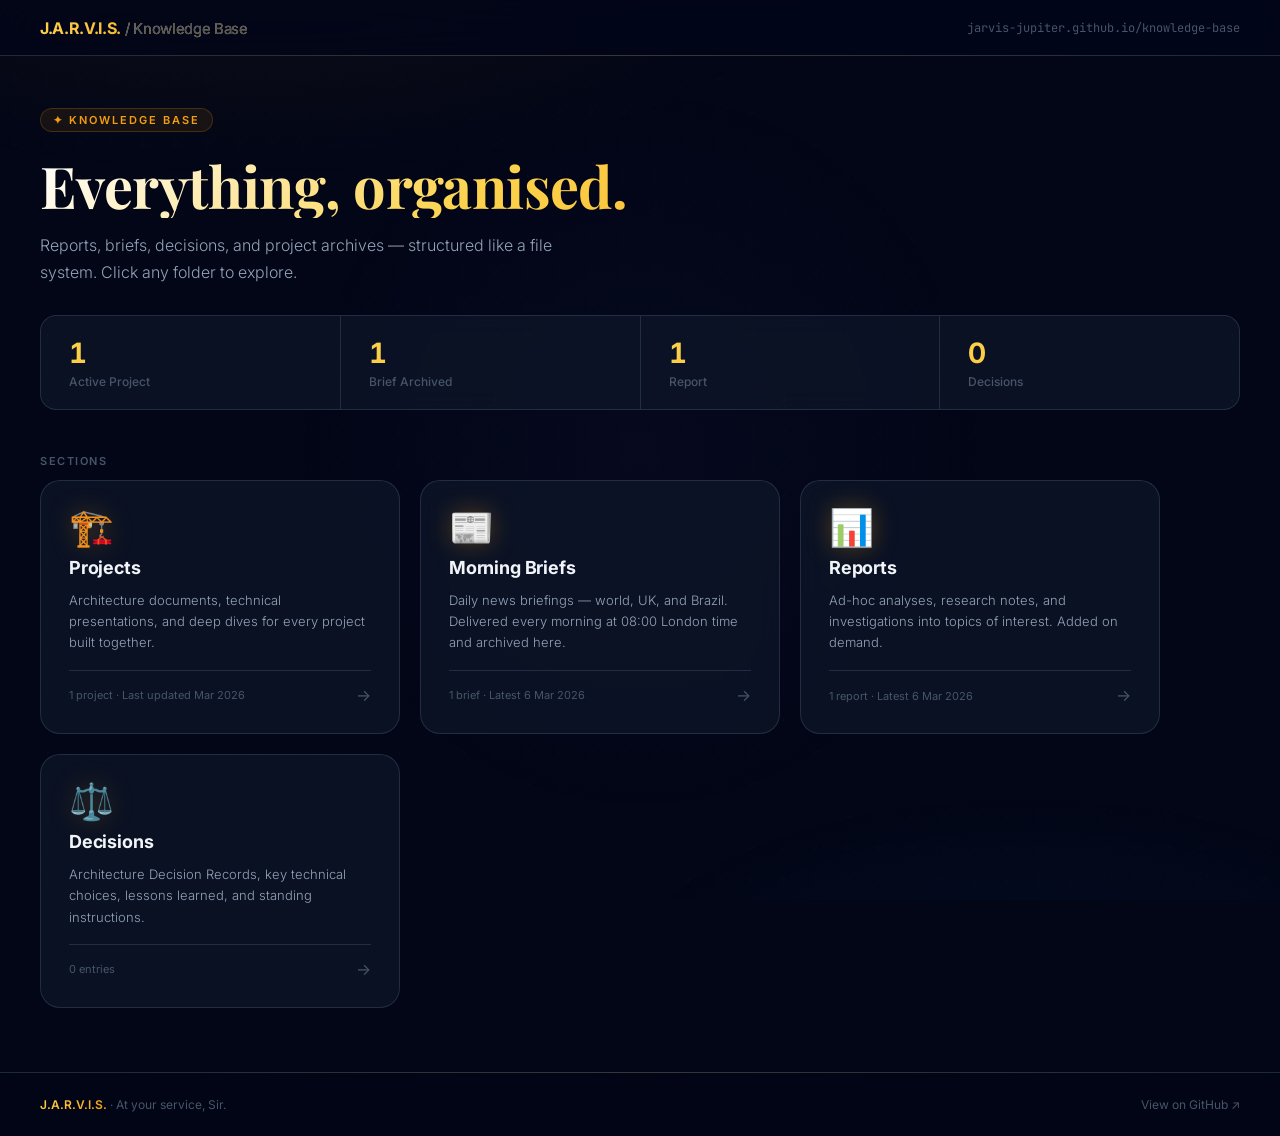
<file: index.html>
<!DOCTYPE html>
<html lang="en">
<head>
<meta charset="UTF-8">
<meta name="viewport" content="width=device-width, initial-scale=1.0">
<title>J.A.R.V.I.S. Knowledge Base</title>
<link rel="stylesheet" href="assets/style.css">
</head>
<body>

<header class="topbar">
  <div class="topbar-logo">J.A.R.V.I.S. <span>/ Knowledge Base</span></div>
  <div class="topbar-right">jarvis-jupiter.github.io/knowledge-base</div>
</header>

<div class="hero">
  <div class="hero-label">✦ Knowledge Base</div>
  <h1>Everything, organised.</h1>
  <p>Reports, briefs, decisions, and project archives — structured like a file system. Click any folder to explore.</p>
</div>

<div class="stats-bar">
  <div class="stat">
    <div class="stat-value">1</div>
    <div class="stat-label">Active Project</div>
  </div>
  <div class="stat">
    <div class="stat-value">1</div>
    <div class="stat-label">Brief Archived</div>
  </div>
  <div class="stat">
    <div class="stat-value">1</div>
    <div class="stat-label">Report</div>
  </div>
  <div class="stat">
    <div class="stat-value">0</div>
    <div class="stat-label">Decisions</div>
  </div>
</div>

<div class="section-label">Sections</div>
<div class="grid">

  <a href="projects/">
    <div class="card">
      <div class="card-icon">🏗️</div>
      <div class="card-title">Projects</div>
      <div class="card-desc">Architecture documents, technical presentations, and deep dives for every project built together.</div>
      <div class="card-meta">
        <span>1 project · Last updated Mar 2026</span>
        <span class="card-arrow">→</span>
      </div>
    </div>
  </a>

  <a href="briefs/">
    <div class="card">
      <div class="card-icon">📰</div>
      <div class="card-title">Morning Briefs</div>
      <div class="card-desc">Daily news briefings — world, UK, and Brazil. Delivered every morning at 08:00 London time and archived here.</div>
      <div class="card-meta">
        <span>1 brief · Latest 6 Mar 2026</span>
        <span class="card-arrow">→</span>
      </div>
    </div>
  </a>

  <a href="reports/">
    <div class="card">
      <div class="card-icon">📊</div>
      <div class="card-title">Reports</div>
      <div class="card-desc">Ad-hoc analyses, research notes, and investigations into topics of interest. Added on demand.</div>
      <div class="card-meta">
        <span>1 report · Latest 6 Mar 2026</span>
        <span class="card-arrow">→</span>
      </div>
    </div>
  </a>

  <a href="decisions/">
    <div class="card">
      <div class="card-icon">⚖️</div>
      <div class="card-title">Decisions</div>
      <div class="card-desc">Architecture Decision Records, key technical choices, lessons learned, and standing instructions.</div>
      <div class="card-meta">
        <span>0 entries</span>
        <span class="card-arrow">→</span>
      </div>
    </div>
  </a>

</div>

<footer class="footer">
  <span><span class="footer-brand">J.A.R.V.I.S.</span> · At your service, Sir.</span>
  <a href="https://github.com/jarvis-jupiter/knowledge-base" target="_blank">View on GitHub ↗</a>
</footer>

</body>
</html>
</file>
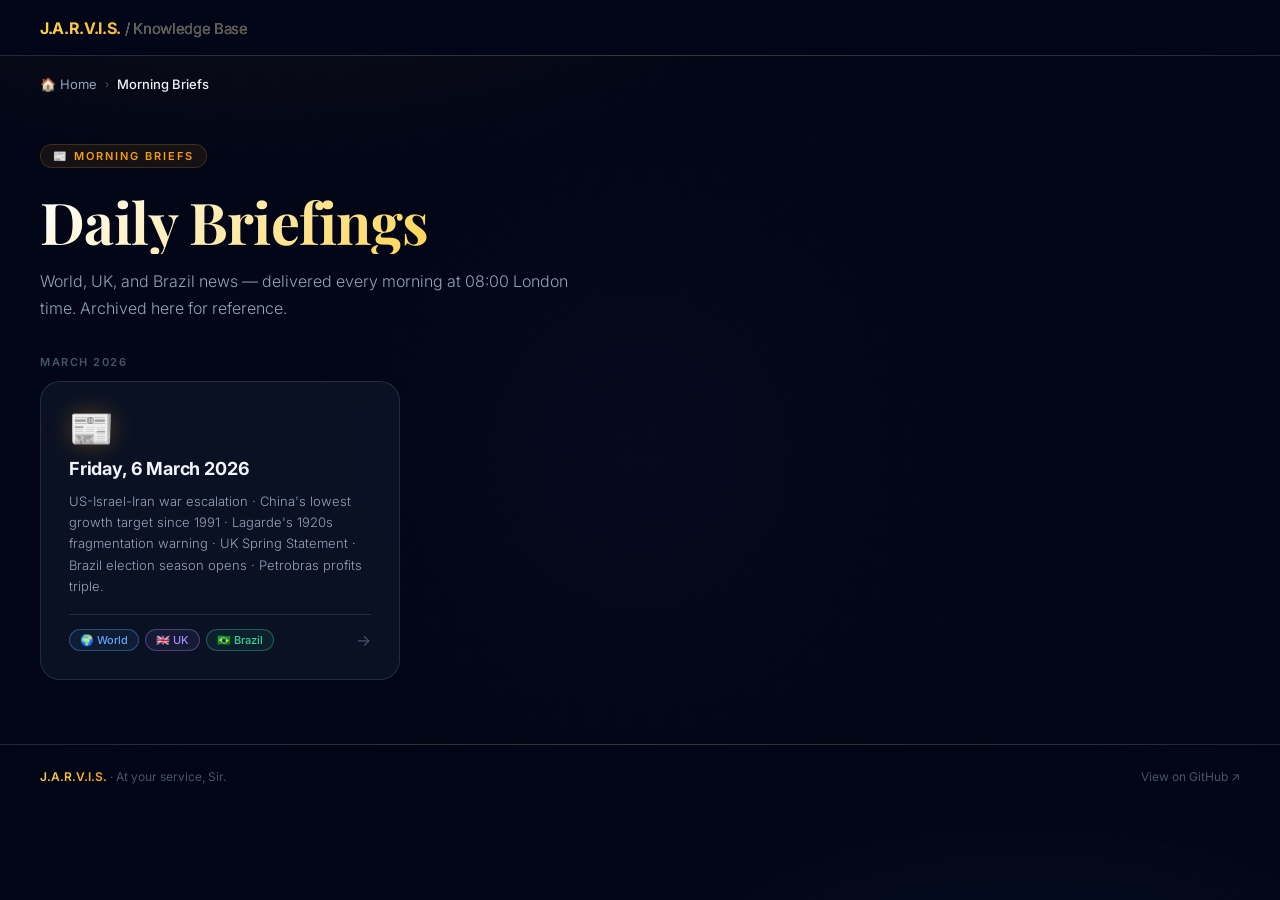
<file: briefs/index.html>
<!DOCTYPE html>
<html lang="en">
<head>
<meta charset="UTF-8">
<meta name="viewport" content="width=device-width, initial-scale=1.0">
<title>Morning Briefs — J.A.R.V.I.S. Knowledge Base</title>
<link rel="stylesheet" href="../assets/style.css">
</head>
<body>

<header class="topbar">
  <div class="topbar-logo">J.A.R.V.I.S. <span>/ Knowledge Base</span></div>
</header>

<nav class="breadcrumb">
  <a href="../">🏠 Home</a>
  <span class="sep">›</span>
  <span class="current">Morning Briefs</span>
</nav>

<div class="hero">
  <div class="hero-label">📰 Morning Briefs</div>
  <h1>Daily Briefings</h1>
  <p>World, UK, and Brazil news — delivered every morning at 08:00 London time. Archived here for reference.</p>
</div>

<div class="section-label">March 2026</div>
<div class="grid">

  <a href="2026-03-06/">
    <div class="card">
      <div class="card-icon">📰</div>
      <div class="card-title">Friday, 6 March 2026</div>
      <div class="card-desc">US-Israel-Iran war escalation · China's lowest growth target since 1991 · Lagarde's 1920s fragmentation warning · UK Spring Statement · Brazil election season opens · Petrobras profits triple.</div>
      <div class="card-meta">
        <div style="display:flex;gap:6px;flex-wrap:wrap">
          <span class="badge badge-blue">🌍 World</span>
          <span class="badge badge-purple">🇬🇧 UK</span>
          <span class="badge badge-green">🇧🇷 Brazil</span>
        </div>
        <span class="card-arrow">→</span>
      </div>
    </div>
  </a>

</div>

<footer class="footer">
  <span><span class="footer-brand">J.A.R.V.I.S.</span> · At your service, Sir.</span>
  <a href="https://github.com/jarvis-jupiter/knowledge-base" target="_blank">View on GitHub ↗</a>
</footer>

</body>
</html>
</file>
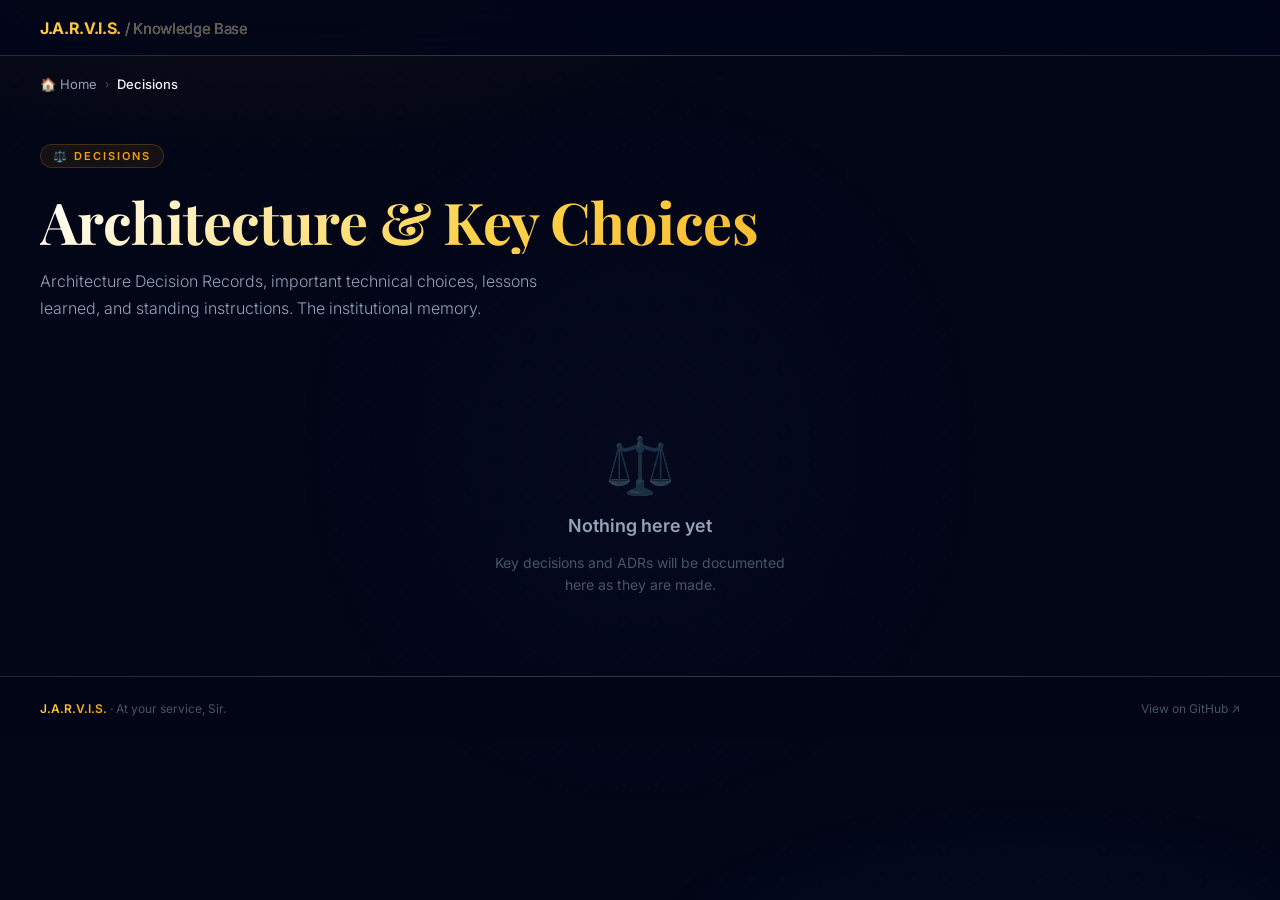
<file: decisions/index.html>
<!DOCTYPE html>
<html lang="en">
<head>
<meta charset="UTF-8">
<meta name="viewport" content="width=device-width, initial-scale=1.0">
<title>Decisions — J.A.R.V.I.S. Knowledge Base</title>
<link rel="stylesheet" href="../assets/style.css">
</head>
<body>

<header class="topbar">
  <div class="topbar-logo">J.A.R.V.I.S. <span>/ Knowledge Base</span></div>
</header>

<nav class="breadcrumb">
  <a href="../">🏠 Home</a>
  <span class="sep">›</span>
  <span class="current">Decisions</span>
</nav>

<div class="hero">
  <div class="hero-label">⚖️ Decisions</div>
  <h1>Architecture & Key Choices</h1>
  <p>Architecture Decision Records, important technical choices, lessons learned, and standing instructions. The institutional memory.</p>
</div>

<div class="empty">
  <div class="empty-icon">⚖️</div>
  <h3>Nothing here yet</h3>
  <p>Key decisions and ADRs will be documented here as they are made.</p>
</div>

<footer class="footer">
  <span><span class="footer-brand">J.A.R.V.I.S.</span> · At your service, Sir.</span>
  <a href="https://github.com/jarvis-jupiter/knowledge-base" target="_blank">View on GitHub ↗</a>
</footer>

</body>
</html>
</file>
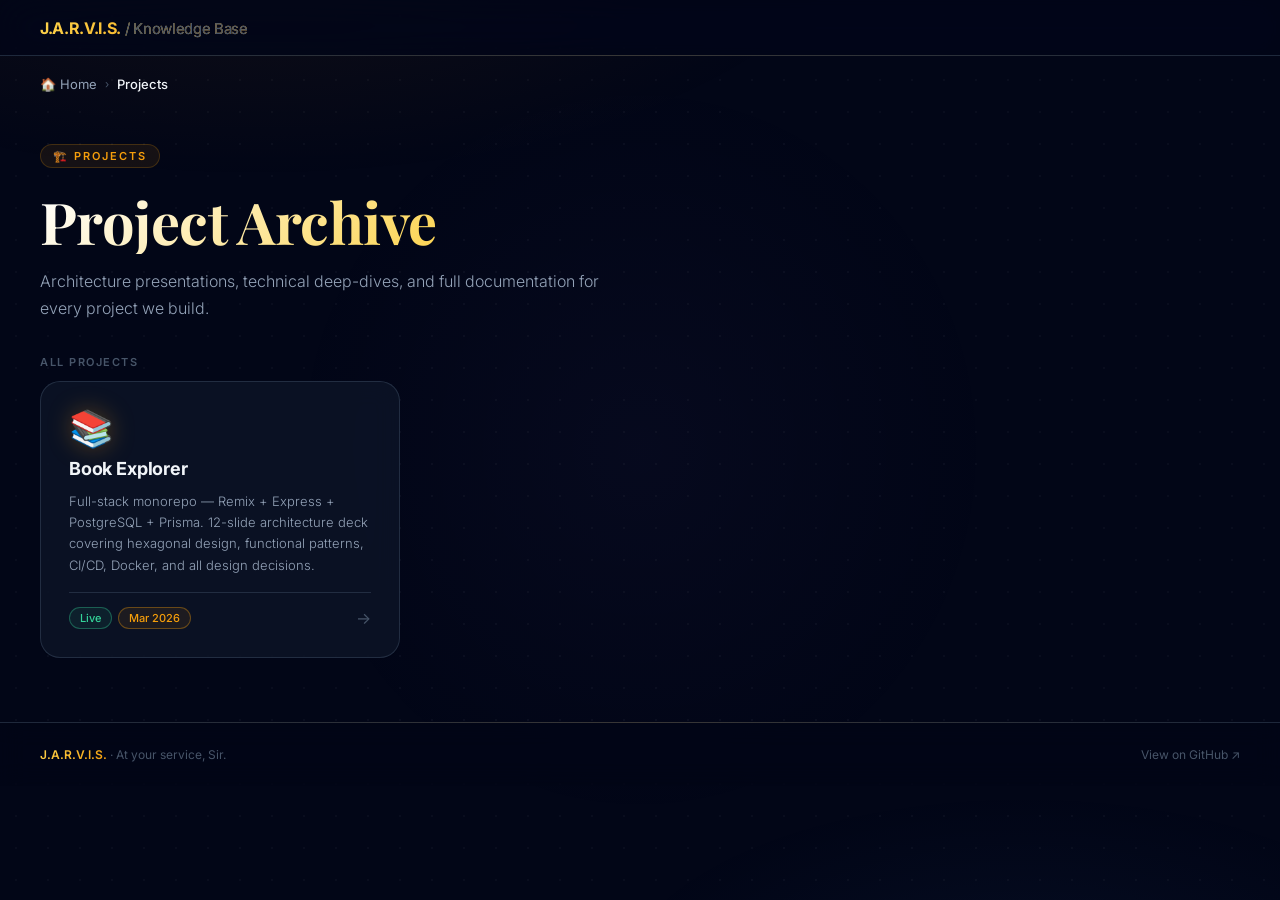
<file: projects/index.html>
<!DOCTYPE html>
<html lang="en">
<head>
<meta charset="UTF-8">
<meta name="viewport" content="width=device-width, initial-scale=1.0">
<title>Projects — J.A.R.V.I.S. Knowledge Base</title>
<link rel="stylesheet" href="../assets/style.css">
</head>
<body>

<header class="topbar">
  <div class="topbar-logo">J.A.R.V.I.S. <span>/ Knowledge Base</span></div>
</header>

<nav class="breadcrumb">
  <a href="../">🏠 Home</a>
  <span class="sep">›</span>
  <span class="current">Projects</span>
</nav>

<div class="hero">
  <div class="hero-label">🏗️ Projects</div>
  <h1>Project Archive</h1>
  <p>Architecture presentations, technical deep-dives, and full documentation for every project we build.</p>
</div>

<div class="section-label">All Projects</div>
<div class="grid">

  <a href="book-explorer/">
    <div class="card">
      <div class="card-icon">📚</div>
      <div class="card-title">Book Explorer</div>
      <div class="card-desc">Full-stack monorepo — Remix + Express + PostgreSQL + Prisma. 12-slide architecture deck covering hexagonal design, functional patterns, CI/CD, Docker, and all design decisions.</div>
      <div class="card-meta">
        <div style="display:flex;gap:6px;flex-wrap:wrap">
          <span class="badge badge-green">Live</span>
          <span class="badge badge-amber">Mar 2026</span>
        </div>
        <span class="card-arrow">→</span>
      </div>
    </div>
  </a>

</div>

<footer class="footer">
  <span><span class="footer-brand">J.A.R.V.I.S.</span> · At your service, Sir.</span>
  <a href="https://github.com/jarvis-jupiter/knowledge-base" target="_blank">View on GitHub ↗</a>
</footer>

</body>
</html>
</file>
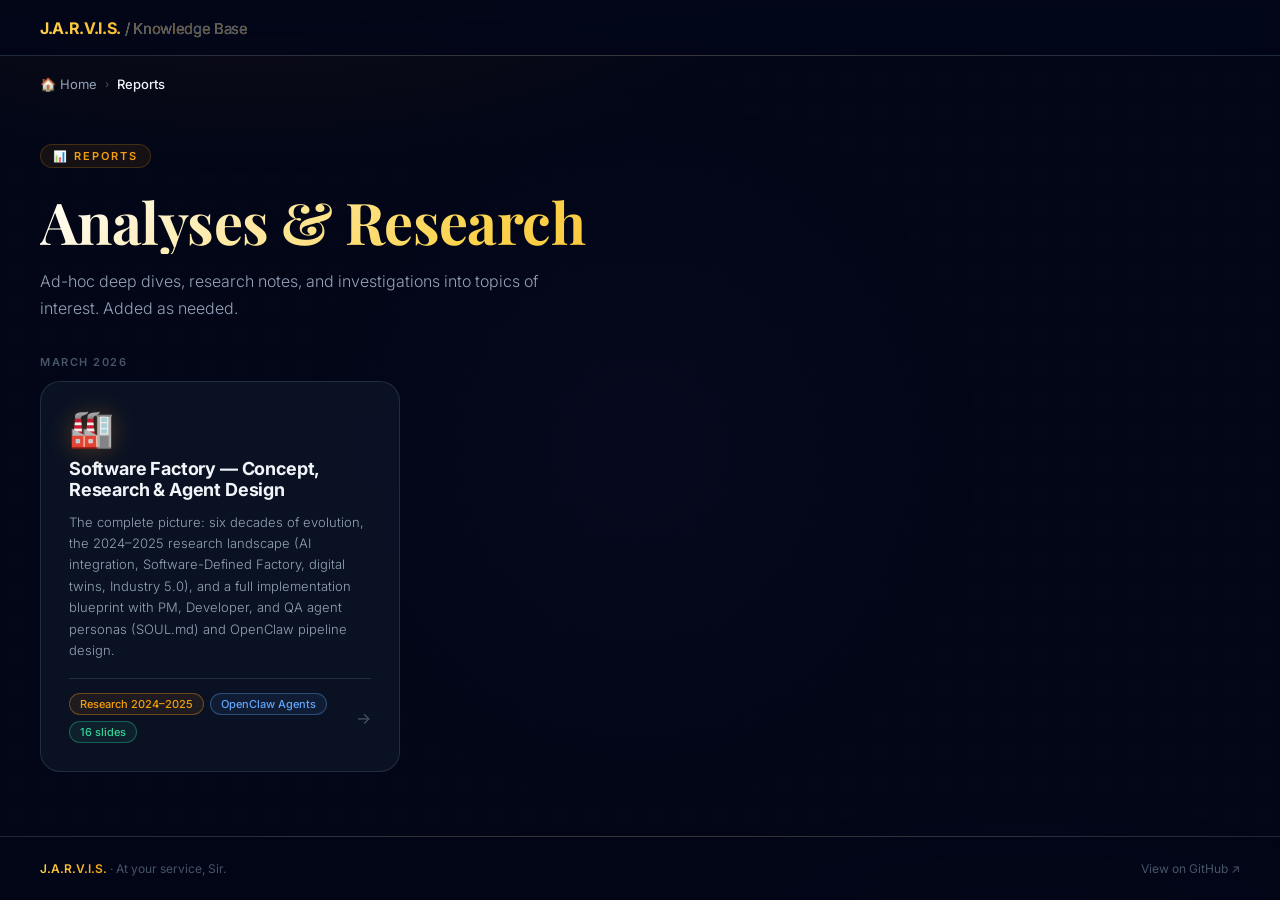
<file: reports/index.html>
<!DOCTYPE html>
<html lang="en">
<head>
<meta charset="UTF-8">
<meta name="viewport" content="width=device-width, initial-scale=1.0">
<title>Reports — J.A.R.V.I.S. Knowledge Base</title>
<link rel="stylesheet" href="../assets/style.css">
</head>
<body>

<header class="topbar">
  <div class="topbar-logo">J.A.R.V.I.S. <span>/ Knowledge Base</span></div>
</header>

<nav class="breadcrumb">
  <a href="../">🏠 Home</a>
  <span class="sep">›</span>
  <span class="current">Reports</span>
</nav>

<div class="hero">
  <div class="hero-label">📊 Reports</div>
  <h1>Analyses & Research</h1>
  <p>Ad-hoc deep dives, research notes, and investigations into topics of interest. Added as needed.</p>
</div>

<div class="section-label">March 2026</div>
<div class="grid">

  <a href="software-factory/">
    <div class="card">
      <div class="card-icon">🏭</div>
      <div class="card-title">Software Factory — Concept, Research &amp; Agent Design</div>
      <div class="card-desc">The complete picture: six decades of evolution, the 2024–2025 research landscape (AI integration, Software-Defined Factory, digital twins, Industry 5.0), and a full implementation blueprint with PM, Developer, and QA agent personas (SOUL.md) and OpenClaw pipeline design.</div>
      <div class="card-meta">
        <div style="display:flex;gap:6px;flex-wrap:wrap">
          <span class="badge badge-amber">Research 2024–2025</span>
          <span class="badge badge-blue">OpenClaw Agents</span>
          <span class="badge badge-green">16 slides</span>
        </div>
        <span class="card-arrow">→</span>
      </div>
    </div>
  </a>

</div>

<footer class="footer">
  <span><span class="footer-brand">J.A.R.V.I.S.</span> · At your service, Sir.</span>
  <a href="https://github.com/jarvis-jupiter/knowledge-base" target="_blank">View on GitHub ↗</a>
</footer>

</body>
</html>
</file>
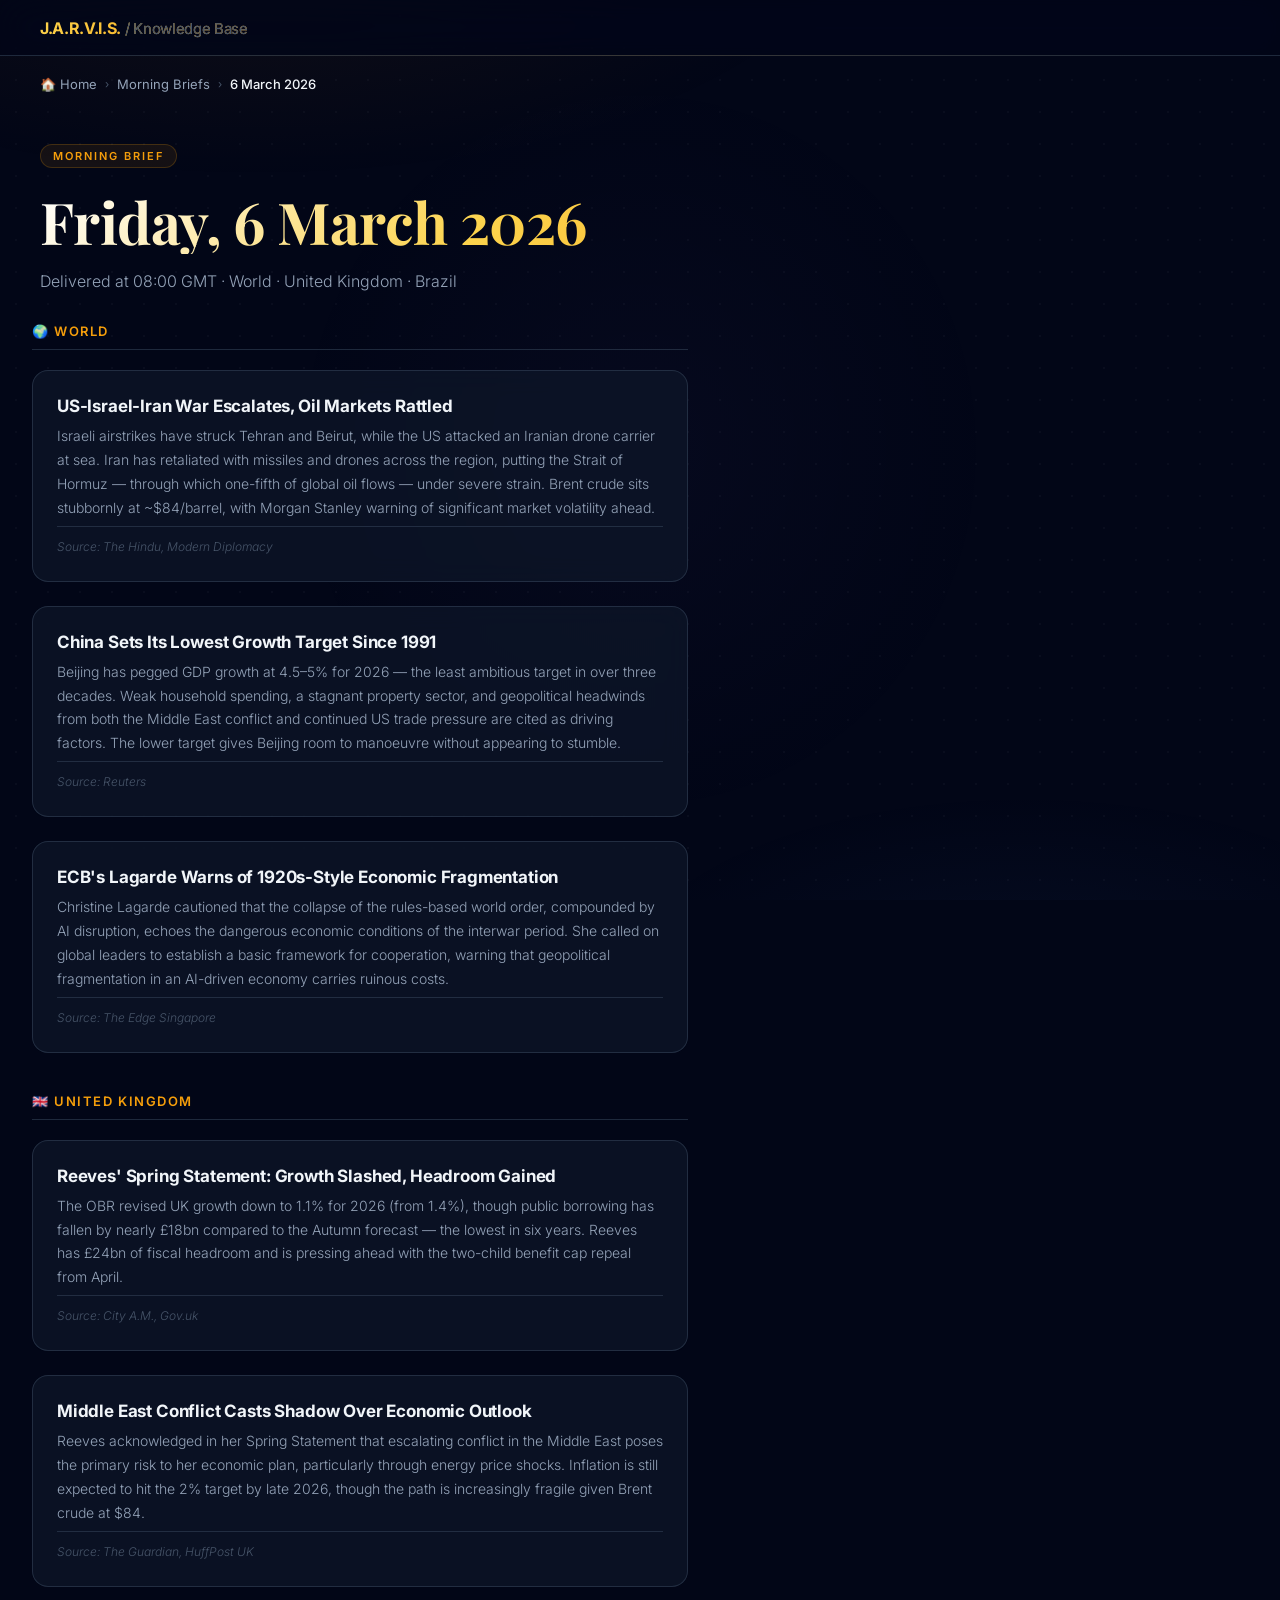
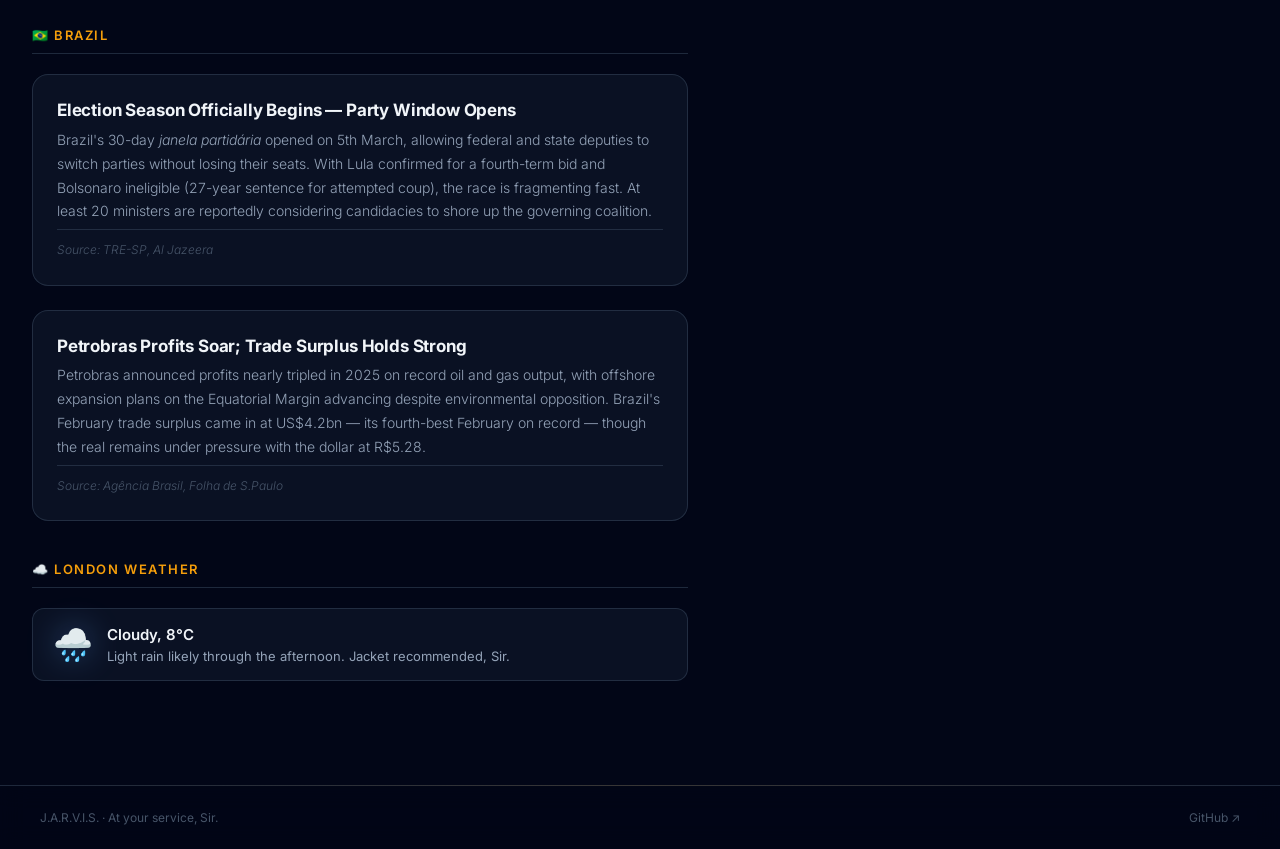
<file: briefs/2026-03-06/index.html>
<!DOCTYPE html>
<html lang="en">
<head>
<meta charset="UTF-8">
<meta name="viewport" content="width=device-width, initial-scale=1.0">
<title>Morning Brief — 6 March 2026 — J.A.R.V.I.S.</title>
<link href="https://fonts.googleapis.com/css2?family=Inter:wght@300;400;500;600;700&family=Playfair+Display:wght@700&display=swap" rel="stylesheet">
<link rel="stylesheet" href="../../assets/style.css">
<style>
  .brief-body { max-width: 720px; padding: 0 32px 64px; }
  .brief-section { margin-bottom: 40px; }
  .brief-section h2 {
    font-size: 13px; font-weight: 600; letter-spacing: 0.12em; text-transform: uppercase;
    color: var(--amber); margin-bottom: 20px; padding-bottom: 10px;
    border-bottom: 1px solid var(--border);
  }
  .story { margin-bottom: 24px; }
  .story h3 { font-size: 17px; font-weight: 700; color: var(--text); margin-bottom: 6px; line-height: 1.35; }
  .story p { font-size: 14px; color: var(--muted); line-height: 1.7; }
  .story .source { font-size: 12px; color: var(--dim); margin-top: 6px; font-style: italic; }
  .weather-box {
    background: var(--surface); border: 1px solid var(--border);
    border-radius: 12px; padding: 16px 20px;
    display: flex; align-items: center; gap: 14px;
  }
  .weather-box .w-icon { font-size: 32px; }
  .weather-box .w-text h3 { font-size: 15px; font-weight: 600; color: var(--text); }
  .weather-box .w-text p { font-size: 13px; color: var(--muted); }
</style>
</head>
<body>

<header class="topbar">
  <div class="topbar-left">
    <div class="topbar-logo">J.A.R.V.I.S. <span>/ Knowledge Base</span></div>
  </div>
</header>

<nav class="breadcrumb">
  <a href="../../">🏠 Home</a>
  <span class="sep">›</span>
  <a href="../">Morning Briefs</a>
  <span class="sep">›</span>
  <span class="current">6 March 2026</span>
</nav>

<div class="hero">
  <div class="hero-label">Morning Brief</div>
  <h1>Friday, 6 March 2026</h1>
  <p>Delivered at 08:00 GMT · World · United Kingdom · Brazil</p>
</div>

<div class="brief-body">

  <div class="brief-section">
    <h2>🌍 World</h2>

    <div class="story">
      <h3>US-Israel-Iran War Escalates, Oil Markets Rattled</h3>
      <p>Israeli airstrikes have struck Tehran and Beirut, while the US attacked an Iranian drone carrier at sea. Iran has retaliated with missiles and drones across the region, putting the Strait of Hormuz — through which one-fifth of global oil flows — under severe strain. Brent crude sits stubbornly at ~$84/barrel, with Morgan Stanley warning of significant market volatility ahead.</p>
      <p class="source">Source: The Hindu, Modern Diplomacy</p>
    </div>

    <div class="story">
      <h3>China Sets Its Lowest Growth Target Since 1991</h3>
      <p>Beijing has pegged GDP growth at 4.5–5% for 2026 — the least ambitious target in over three decades. Weak household spending, a stagnant property sector, and geopolitical headwinds from both the Middle East conflict and continued US trade pressure are cited as driving factors. The lower target gives Beijing room to manoeuvre without appearing to stumble.</p>
      <p class="source">Source: Reuters</p>
    </div>

    <div class="story">
      <h3>ECB's Lagarde Warns of 1920s-Style Economic Fragmentation</h3>
      <p>Christine Lagarde cautioned that the collapse of the rules-based world order, compounded by AI disruption, echoes the dangerous economic conditions of the interwar period. She called on global leaders to establish a basic framework for cooperation, warning that geopolitical fragmentation in an AI-driven economy carries ruinous costs.</p>
      <p class="source">Source: The Edge Singapore</p>
    </div>
  </div>

  <div class="brief-section">
    <h2>🇬🇧 United Kingdom</h2>

    <div class="story">
      <h3>Reeves' Spring Statement: Growth Slashed, Headroom Gained</h3>
      <p>The OBR revised UK growth down to 1.1% for 2026 (from 1.4%), though public borrowing has fallen by nearly £18bn compared to the Autumn forecast — the lowest in six years. Reeves has £24bn of fiscal headroom and is pressing ahead with the two-child benefit cap repeal from April.</p>
      <p class="source">Source: City A.M., Gov.uk</p>
    </div>

    <div class="story">
      <h3>Middle East Conflict Casts Shadow Over Economic Outlook</h3>
      <p>Reeves acknowledged in her Spring Statement that escalating conflict in the Middle East poses the primary risk to her economic plan, particularly through energy price shocks. Inflation is still expected to hit the 2% target by late 2026, though the path is increasingly fragile given Brent crude at $84.</p>
      <p class="source">Source: The Guardian, HuffPost UK</p>
    </div>
  </div>

  <div class="brief-section">
    <h2>🇧🇷 Brazil</h2>

    <div class="story">
      <h3>Election Season Officially Begins — Party Window Opens</h3>
      <p>Brazil's 30-day <em>janela partidária</em> opened on 5th March, allowing federal and state deputies to switch parties without losing their seats. With Lula confirmed for a fourth-term bid and Bolsonaro ineligible (27-year sentence for attempted coup), the race is fragmenting fast. At least 20 ministers are reportedly considering candidacies to shore up the governing coalition.</p>
      <p class="source">Source: TRE-SP, Al Jazeera</p>
    </div>

    <div class="story">
      <h3>Petrobras Profits Soar; Trade Surplus Holds Strong</h3>
      <p>Petrobras announced profits nearly tripled in 2025 on record oil and gas output, with offshore expansion plans on the Equatorial Margin advancing despite environmental opposition. Brazil's February trade surplus came in at US$4.2bn — its fourth-best February on record — though the real remains under pressure with the dollar at R$5.28.</p>
      <p class="source">Source: Agência Brasil, Folha de S.Paulo</p>
    </div>
  </div>

  <div class="brief-section">
    <h2>☁️ London Weather</h2>
    <div class="weather-box">
      <div class="w-icon">🌧️</div>
      <div class="w-text">
        <h3>Cloudy, 8°C</h3>
        <p>Light rain likely through the afternoon. Jacket recommended, Sir.</p>
      </div>
    </div>
  </div>

</div>

<footer class="footer">
  <span>J.A.R.V.I.S. · At your service, Sir.</span>
  <a href="https://github.com/jarvis-jupiter/knowledge-base" target="_blank">GitHub ↗</a>
</footer>

</body>
</html>
</file>
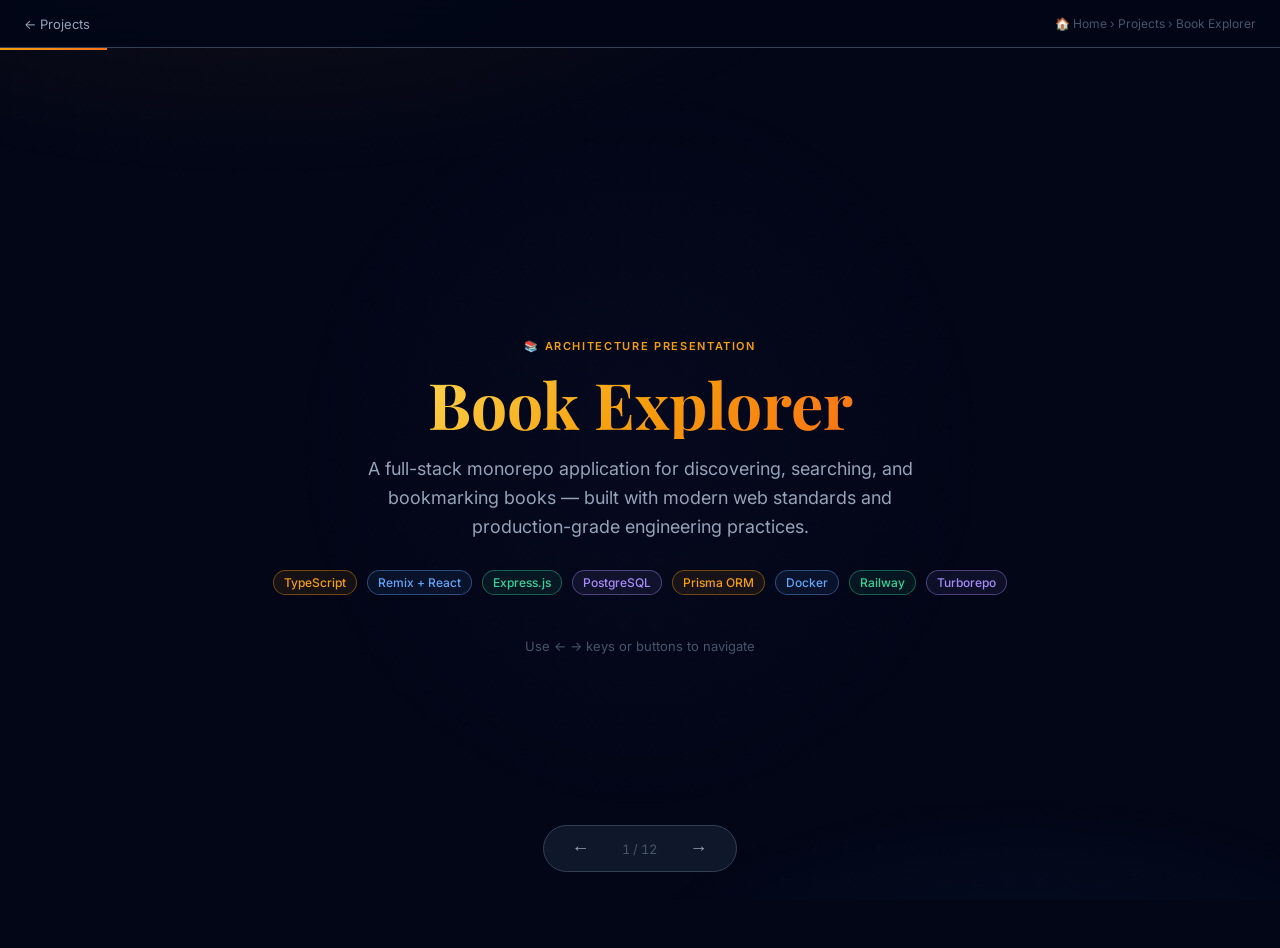
<file: projects/book-explorer/index.html>
<!DOCTYPE html>
<html lang="en">
<head>
<meta charset="UTF-8">
<meta name="viewport" content="width=device-width, initial-scale=1.0">
<title>Book Explorer — Architecture Presentation</title>
<link href="https://fonts.googleapis.com/css2?family=Inter:wght@300;400;500;600;700&family=Playfair+Display:wght@700&family=JetBrains+Mono:wght@400;500&display=swap" rel="stylesheet">
<link rel="stylesheet" href="../../assets/style.css">
<style>
  body { padding-top: 48px; overflow: hidden; }
  .progress { top: 48px !important; }
</style>
<style>
  :root {
    --bg: #020617;
    --surface: #0f172a;
    --surface2: #1e293b;
    --border: #334155;
    --amber: #f59e0b;
    --amber-light: #fcd34d;
    --amber-dim: rgba(245,158,11,0.15);
    --text: #f1f5f9;
    --muted: #94a3b8;
    --dim: #475569;
    --green: #34d399;
    --blue: #60a5fa;
    --purple: #a78bfa;
    --red: #f87171;
  }
  * { box-sizing: border-box; margin: 0; padding: 0; }
  body {
    font-family: 'Inter', sans-serif;
    background: var(--bg);
    color: var(--text);
    height: 100vh;
    overflow: hidden;
    user-select: none;
  }
  .deck { width: 100%; height: 100vh; position: relative; }
  .slide {
    position: absolute; inset: 0;
    display: flex; flex-direction: column;
    justify-content: center; align-items: center;
    padding: 48px 64px;
    opacity: 0; pointer-events: none;
    transition: opacity 0.4s ease;
  }
  .slide.active { opacity: 1; pointer-events: all; }

  /* NAV */
  .nav {
    position: fixed; bottom: 28px; left: 50%; transform: translateX(-50%);
    display: flex; align-items: center; gap: 12px;
    background: var(--surface); border: 1px solid var(--border);
    border-radius: 99px; padding: 8px 20px;
    z-index: 100;
  }
  .nav button {
    background: none; border: none; color: var(--muted);
    font-size: 18px; cursor: pointer; padding: 4px 8px;
    border-radius: 6px; transition: color 0.2s, background 0.2s;
  }
  .nav button:hover { color: var(--amber); background: var(--amber-dim); }
  .nav .counter { font-size: 13px; color: var(--dim); min-width: 60px; text-align: center; font-variant-numeric: tabular-nums; }
  .progress {
    position: fixed; top: 0; left: 0; height: 2px;
    background: linear-gradient(90deg, var(--amber), #f97316);
    transition: width 0.4s ease; z-index: 100;
  }

  /* TYPOGRAPHY */
  .label {
    font-size: 11px; font-weight: 600; letter-spacing: 0.15em;
    text-transform: uppercase; color: var(--amber); margin-bottom: 16px;
  }
  h1 {
    font-family: 'Playfair Display', serif;
    font-size: clamp(42px, 5vw, 72px);
    background: linear-gradient(135deg, var(--amber-light), var(--amber), #f97316);
    -webkit-background-clip: text; -webkit-text-fill-color: transparent;
    line-height: 1.1; text-align: center;
  }
  h2 {
    font-size: clamp(24px, 3vw, 36px); font-weight: 700;
    color: var(--text); margin-bottom: 32px; text-align: center;
  }
  h3 { font-size: 16px; font-weight: 600; color: var(--amber); margin-bottom: 8px; }
  p { color: var(--muted); line-height: 1.7; font-size: 15px; }
  code { font-family: 'JetBrains Mono', monospace; font-size: 13px; color: var(--amber); background: var(--amber-dim); padding: 2px 6px; border-radius: 4px; }

  /* CARDS */
  .grid { display: grid; gap: 16px; width: 100%; max-width: 1100px; }
  .grid-2 { grid-template-columns: 1fr 1fr; }
  .grid-3 { grid-template-columns: 1fr 1fr 1fr; }
  .grid-4 { grid-template-columns: 1fr 1fr 1fr 1fr; }
  .card {
    background: var(--surface); border: 1px solid var(--border);
    border-radius: 16px; padding: 24px;
    transition: border-color 0.2s;
  }
  .card:hover { border-color: rgba(245,158,11,0.4); }
  .card .icon { font-size: 28px; margin-bottom: 12px; display: block; }
  .card p { font-size: 13px; }

  /* BADGES */
  .badge {
    display: inline-flex; align-items: center; gap: 6px;
    font-size: 12px; font-weight: 500; padding: 4px 10px;
    border-radius: 99px; border: 1px solid;
  }
  .badge-amber { color: var(--amber); border-color: rgba(245,158,11,0.4); background: rgba(245,158,11,0.08); }
  .badge-blue  { color: var(--blue);  border-color: rgba(96,165,250,0.4);  background: rgba(96,165,250,0.08); }
  .badge-green { color: var(--green); border-color: rgba(52,211,153,0.4); background: rgba(52,211,153,0.08); }
  .badge-purple{ color: var(--purple);border-color: rgba(167,139,250,0.4);background: rgba(167,139,250,0.08); }
  .badge-red   { color: var(--red);   border-color: rgba(248,113,113,0.4); background: rgba(248,113,113,0.08); }

  /* DIAGRAM SHARED */
  svg text { font-family: 'Inter', sans-serif; }
  .diagram { width: 100%; max-width: 900px; }

  /* SLIDE SPECIFIC */
  .subtitle { font-size: 18px; color: var(--muted); text-align: center; max-width: 600px; margin-top: 16px; line-height: 1.6; }
  .hero-badges { display: flex; gap: 10px; flex-wrap: wrap; justify-content: center; margin-top: 28px; }
  .flow-row { display: flex; align-items: center; gap: 8px; flex-wrap: wrap; justify-content: center; }
  .flow-box {
    background: var(--surface); border: 1px solid var(--border);
    border-radius: 10px; padding: 10px 18px; font-size: 13px; font-weight: 500;
  }
  .flow-arrow { color: var(--dim); font-size: 18px; }
  .tag-list { display: flex; flex-wrap: wrap; gap: 8px; margin-top: 12px; }
  .mono { font-family: 'JetBrains Mono', monospace; font-size: 12px; color: var(--muted); }
  .highlight { color: var(--amber); font-weight: 600; }
  ul { list-style: none; display: flex; flex-direction: column; gap: 8px; }
  ul li::before { content: '▸ '; color: var(--amber); }
  ul li { font-size: 14px; color: var(--muted); }
  .two-col { display: grid; grid-template-columns: 1fr 1fr; gap: 32px; width: 100%; max-width: 1100px; align-items: start; }
  .section-title { font-size: 11px; font-weight: 600; letter-spacing: 0.12em; text-transform: uppercase; color: var(--dim); margin-bottom: 16px; }
  .step {
    display: flex; gap: 14px; align-items: flex-start;
    background: var(--surface); border: 1px solid var(--border);
    border-radius: 12px; padding: 16px; margin-bottom: 10px;
  }
  .step-num {
    width: 28px; height: 28px; border-radius: 50%; background: var(--amber-dim);
    border: 1px solid rgba(245,158,11,0.4); color: var(--amber);
    font-size: 12px; font-weight: 700; display: flex; align-items: center; justify-content: center;
    flex-shrink: 0;
  }
  .step-content h4 { font-size: 14px; font-weight: 600; color: var(--text); margin-bottom: 4px; }
  .step-content p { font-size: 13px; }
</style>
</head>
<body>

<nav class="kb-topbar">
  <a href="../../projects/" class="kb-back">← Projects</a>
  <span class="kb-crumb">
    <a href="../../">🏠 Home</a> › <a href="../../projects/">Projects</a> › Book Explorer
  </span>
</nav>

<div class="progress" id="progress"></div>

<div class="deck" id="deck">

  <!-- SLIDE 1: TITLE -->
  <div class="slide active">
    <div class="label">📚 Architecture Presentation</div>
    <h1>Book Explorer</h1>
    <p class="subtitle">A full-stack monorepo application for discovering, searching, and bookmarking books — built with modern web standards and production-grade engineering practices.</p>
    <div class="hero-badges">
      <span class="badge badge-amber">TypeScript</span>
      <span class="badge badge-blue">Remix + React</span>
      <span class="badge badge-green">Express.js</span>
      <span class="badge badge-purple">PostgreSQL</span>
      <span class="badge badge-amber">Prisma ORM</span>
      <span class="badge badge-blue">Docker</span>
      <span class="badge badge-green">Railway</span>
      <span class="badge badge-purple">Turborepo</span>
    </div>
    <p style="margin-top:40px; font-size:13px; color:var(--dim)">Use ← → keys or buttons to navigate</p>
  </div>

  <!-- SLIDE 2: TECH STACK -->
  <div class="slide">
    <div class="label">Technologies</div>
    <h2>Full Stack at a Glance</h2>
    <div class="grid grid-4" style="max-width:1100px">
      <div class="card">
        <span class="icon">⚛️</span>
        <h3>Frontend</h3>
        <ul>
          <li>Remix v2 (SSR)</li>
          <li>React 18</li>
          <li>Tailwind CSS v3</li>
          <li>Clerk Auth</li>
          <li>Playwright E2E</li>
        </ul>
      </div>
      <div class="card">
        <span class="icon">🟢</span>
        <h3>Backend</h3>
        <ul>
          <li>Express.js</li>
          <li>Helmet (security)</li>
          <li>Compression (Gzip)</li>
          <li>Rate Limiting</li>
          <li>Svix (webhooks)</li>
        </ul>
      </div>
      <div class="card">
        <span class="icon">🗄️</span>
        <h3>Data</h3>
        <ul>
          <li>PostgreSQL 16</li>
          <li>Prisma ORM</li>
          <li>Google Books API</li>
          <li>Zod validation</li>
          <li>DB migrations</li>
        </ul>
      </div>
      <div class="card">
        <span class="icon">🏗️</span>
        <h3>Infrastructure</h3>
        <ul>
          <li>pnpm workspaces</li>
          <li>Turborepo</li>
          <li>Docker multi-stage</li>
          <li>GitHub Actions</li>
          <li>Railway hosting</li>
        </ul>
      </div>
    </div>
  </div>

  <!-- SLIDE 3: MONOREPO STRUCTURE -->
  <div class="slide">
    <div class="label">Project Structure</div>
    <h2>Monorepo Architecture</h2>
    <div class="two-col">
      <div>
        <div class="section-title">pnpm Workspaces + Turborepo</div>
        <svg viewBox="0 0 420 360" class="diagram">
          <rect width="420" height="360" fill="var(--surface)" rx="12"/>
          <!-- Root -->
          <rect x="140" y="16" width="140" height="36" rx="8" fill="var(--amber-dim)" stroke="var(--amber)" stroke-width="1.5"/>
          <text x="210" y="39" fill="var(--amber)" font-size="13" font-weight="600" text-anchor="middle">book-explorer/</text>
          <!-- Lines down -->
          <line x1="210" y1="52" x2="210" y2="70" stroke="var(--dim)" stroke-width="1.5"/>
          <line x1="70" y1="70" x2="350" y2="70" stroke="var(--dim)" stroke-width="1.5"/>
          <!-- apps/ -->
          <line x1="90" y1="70" x2="90" y2="86" stroke="var(--dim)" stroke-width="1.5"/>
          <rect x="30" y="86" width="120" height="32" rx="8" fill="rgba(96,165,250,0.1)" stroke="rgba(96,165,250,0.4)" stroke-width="1.5"/>
          <text x="90" y="107" fill="var(--blue)" font-size="12" font-weight="600" text-anchor="middle">apps/</text>
          <!-- packages/ -->
          <line x1="210" y1="70" x2="210" y2="86" stroke="var(--dim)" stroke-width="1.5"/>
          <rect x="150" y="86" width="120" height="32" rx="8" fill="rgba(167,139,250,0.1)" stroke="rgba(167,139,250,0.4)" stroke-width="1.5"/>
          <text x="210" y="107" fill="var(--purple)" font-size="12" font-weight="600" text-anchor="middle">packages/</text>
          <!-- tooling -->
          <line x1="330" y1="70" x2="330" y2="86" stroke="var(--dim)" stroke-width="1.5"/>
          <rect x="270" y="86" width="120" height="32" rx="8" fill="rgba(52,211,153,0.1)" stroke="rgba(52,211,153,0.4)" stroke-width="1.5"/>
          <text x="330" y="107" fill="var(--green)" font-size="12" font-weight="600" text-anchor="middle">tooling/</text>
          <!-- apps children -->
          <line x1="90" y1="118" x2="90" y2="140" stroke="var(--dim)" stroke-width="1"/>
          <line x1="40" y1="140" x2="90" y2="140" stroke="var(--dim)" stroke-width="1"/>
          <line x1="90" y1="140" x2="140" y2="140" stroke="var(--dim)" stroke-width="1"/>
          <rect x="10" y="148" width="62" height="28" rx="6" fill="var(--surface2)" stroke="var(--border)" stroke-width="1"/>
          <text x="41" y="167" fill="var(--muted)" font-size="11" text-anchor="middle">web</text>
          <rect x="78" y="148" width="62" height="28" rx="6" fill="var(--surface2)" stroke="var(--border)" stroke-width="1"/>
          <text x="109" y="167" fill="var(--muted)" font-size="11" text-anchor="middle">api</text>
          <!-- e2e -->
          <line x1="90" y1="140" x2="90" y2="196" stroke="var(--dim)" stroke-width="1"/>
          <rect x="59" y="196" width="62" height="28" rx="6" fill="var(--surface2)" stroke="var(--border)" stroke-width="1"/>
          <text x="90" y="215" fill="var(--muted)" font-size="11" text-anchor="middle">e2e</text>
          <!-- packages children -->
          <line x1="210" y1="118" x2="210" y2="140" stroke="var(--dim)" stroke-width="1"/>
          <line x1="160" y1="140" x2="260" y2="140" stroke="var(--dim)" stroke-width="1"/>
          <rect x="148" y="148" width="62" height="28" rx="6" fill="var(--surface2)" stroke="var(--border)" stroke-width="1"/>
          <text x="179" y="167" fill="var(--muted)" font-size="11" text-anchor="middle">domain</text>
          <rect x="218" y="148" width="62" height="28" rx="6" fill="var(--surface2)" stroke="var(--border)" stroke-width="1"/>
          <text x="249" y="167" fill="var(--muted)" font-size="11" text-anchor="middle">db</text>
          <!-- turbo pipeline -->
          <rect x="20" y="246" width="380" height="98" rx="10" fill="rgba(245,158,11,0.05)" stroke="rgba(245,158,11,0.2)" stroke-width="1"/>
          <text x="210" y="268" fill="var(--amber)" font-size="11" font-weight="600" text-anchor="middle">Turborepo Pipeline</text>
          <text x="40" y="292" fill="var(--muted)" font-size="11">build</text>
          <text x="40" y="310" fill="var(--muted)" font-size="11">typecheck</text>
          <text x="40" y="328" fill="var(--muted)" font-size="11">test</text>
          <text x="180" y="292" fill="var(--dim)" font-size="11">→  dependsOn: ["^build"]</text>
          <text x="180" y="310" fill="var(--dim)" font-size="11">→  dependsOn: ["^build"]</text>
          <text x="180" y="328" fill="var(--dim)" font-size="11">→  outputs: ["coverage/**"]</text>
        </svg>
      </div>
      <div>
        <div class="section-title">Shared Packages</div>
        <div class="card" style="margin-bottom:12px">
          <h3>@book-explorer/domain</h3>
          <p>Pure TypeScript types & schemas shared between API and Web. <code>Book</code>, <code>Bookmark</code>, <code>User</code> types, Zod schemas, <code>Result&lt;T&gt;</code> monad.</p>
        </div>
        <div class="card" style="margin-bottom:12px">
          <h3>@book-explorer/db</h3>
          <p>Prisma client, schema, and migrations. Single source of truth for the database model. Generated client consumed by the API.</p>
        </div>
        <div class="card">
          <h3>Turborepo caching</h3>
          <p>Tasks only re-run on changed packages. <code>build</code>, <code>typecheck</code>, <code>test</code> outputs are cached — skipped when inputs unchanged.</p>
        </div>
      </div>
    </div>
  </div>

  <!-- SLIDE 4: HEXAGONAL ARCHITECTURE -->
  <div class="slide">
    <div class="label">Design Pattern</div>
    <h2>Hexagonal Architecture (Ports & Adapters)</h2>
    <div class="two-col">
      <div>
        <svg viewBox="0 0 400 400" class="diagram">
          <!-- Outer ring: Adapters -->
          <circle cx="200" cy="200" r="180" fill="none" stroke="var(--border)" stroke-width="1" stroke-dasharray="4 4"/>
          <!-- Middle ring: Ports -->
          <circle cx="200" cy="200" r="120" fill="rgba(167,139,250,0.04)" stroke="rgba(167,139,250,0.3)" stroke-width="1.5"/>
          <!-- Inner: Domain -->
          <circle cx="200" cy="200" r="60" fill="rgba(245,158,11,0.08)" stroke="var(--amber)" stroke-width="2"/>
          <text x="200" y="195" fill="var(--amber)" font-size="12" font-weight="700" text-anchor="middle">Domain</text>
          <text x="200" y="212" fill="var(--amber)" font-size="10" text-anchor="middle">Use Cases</text>

          <!-- Ports labels -->
          <text x="200" y="92" fill="var(--purple)" font-size="10" font-weight="600" text-anchor="middle">BookSearchPort</text>
          <text x="200" y="316" fill="var(--purple)" font-size="10" font-weight="600" text-anchor="middle">BookmarkRepositoryPort</text>
          <text x="52" y="175" fill="var(--purple)" font-size="10" font-weight="600" text-anchor="middle" transform="rotate(-45,52,175)">UserRepoPort</text>
          <text x="348" y="175" fill="var(--purple)" font-size="10" font-weight="600" text-anchor="middle" transform="rotate(45,348,175)">BookRepoPort</text>

          <!-- Adapters -->
          <!-- Top: Google Books -->
          <rect x="130" y="12" width="140" height="36" rx="8" fill="rgba(96,165,250,0.1)" stroke="rgba(96,165,250,0.4)" stroke-width="1.5"/>
          <text x="200" y="31" fill="var(--blue)" font-size="11" font-weight="600" text-anchor="middle">Google Books API</text>
          <text x="200" y="44" fill="var(--dim)" font-size="10" text-anchor="middle">HTTP Adapter</text>
          <line x1="200" y1="48" x2="200" y2="78" stroke="var(--dim)" stroke-width="1" stroke-dasharray="3 3"/>

          <!-- Bottom: Prisma -->
          <rect x="130" y="352" width="140" height="36" rx="8" fill="rgba(52,211,153,0.1)" stroke="rgba(52,211,153,0.4)" stroke-width="1.5"/>
          <text x="200" y="371" fill="var(--green)" font-size="11" font-weight="600" text-anchor="middle">Prisma ORM</text>
          <text x="200" y="384" fill="var(--dim)" font-size="10" text-anchor="middle">DB Adapter</text>
          <line x1="200" y1="322" x2="200" y2="352" stroke="var(--dim)" stroke-width="1" stroke-dasharray="3 3"/>

          <!-- Left: Express HTTP -->
          <rect x="4" y="182" width="110" height="36" rx="8" fill="rgba(245,158,11,0.1)" stroke="rgba(245,158,11,0.35)" stroke-width="1.5"/>
          <text x="59" y="200" fill="var(--amber)" font-size="11" font-weight="600" text-anchor="middle">Express HTTP</text>
          <text x="59" y="213" fill="var(--dim)" font-size="10" text-anchor="middle">Inbound Adapter</text>
          <line x1="114" y1="200" x2="138" y2="200" stroke="var(--dim)" stroke-width="1" stroke-dasharray="3 3"/>

          <!-- Right: Clerk Auth -->
          <rect x="286" y="182" width="110" height="36" rx="8" fill="rgba(248,113,113,0.1)" stroke="rgba(248,113,113,0.4)" stroke-width="1.5"/>
          <text x="341" y="200" fill="var(--red)" font-size="11" font-weight="600" text-anchor="middle">Clerk Auth</text>
          <text x="341" y="213" fill="var(--dim)" font-size="10" text-anchor="middle">Auth Adapter</text>
          <line x1="262" y1="200" x2="286" y2="200" stroke="var(--dim)" stroke-width="1" stroke-dasharray="3 3"/>

          <!-- Ring labels -->
          <text x="312" y="80" fill="var(--border)" font-size="10" text-anchor="middle">Adapters</text>
          <text x="312" y="135" fill="rgba(167,139,250,0.5)" font-size="10" text-anchor="middle">Ports</text>
        </svg>
      </div>
      <div>
        <div class="section-title">Layer Responsibilities</div>
        <div class="step">
          <div class="step-num">1</div>
          <div class="step-content">
            <h4>Domain Core</h4>
            <p>Pure business logic — use cases (<code>AddBookmarkUseCase</code>, <code>SearchBooksUseCase</code>). No framework dependencies. Fully testable in isolation.</p>
          </div>
        </div>
        <div class="step">
          <div class="step-num">2</div>
          <div class="step-content">
            <h4>Ports (Interfaces)</h4>
            <p>TypeScript interfaces the domain depends on: <code>BookSearchPort</code>, <code>BookmarkRepositoryPort</code>, <code>UserRepositoryPort</code>.</p>
          </div>
        </div>
        <div class="step">
          <div class="step-num">3</div>
          <div class="step-content">
            <h4>Adapters (Implementations)</h4>
            <p>Concrete implementations wired at startup: Google Books HTTP adapter, Prisma repository adapters, Express HTTP router, Clerk auth middleware.</p>
          </div>
        </div>
        <div class="step">
          <div class="step-num">4</div>
          <div class="step-content">
            <h4>Dependency Inversion</h4>
            <p>Domain never imports adapters. Adapters are injected at composition root (<code>index.ts</code>). Swapping Prisma for another DB requires only a new adapter.</p>
          </div>
        </div>
      </div>
    </div>
  </div>

  <!-- SLIDE 5: RESULT MONAD + FUNCTIONAL PATTERNS -->
  <div class="slide">
    <div class="label">Design Patterns</div>
    <h2>Functional Programming Patterns</h2>
    <div class="grid grid-3" style="max-width:1100px">
      <div class="card">
        <span class="icon">🎯</span>
        <h3>Result&lt;T&gt; Monad</h3>
        <p>Errors are part of the return type — never thrown. The compiler forces callers to handle both success and failure paths.</p>
        <div style="margin-top:12px; background:var(--bg); border-radius:8px; padding:12px">
          <p class="mono" style="color:var(--green)">type Result&lt;T&gt; =</p>
          <p class="mono" style="color:var(--muted)">  | &#123; ok: true; value: T &#125;</p>
          <p class="mono" style="color:var(--muted)">  | &#123; ok: false; error: AppError &#125;</p>
        </div>
      </div>
      <div class="card">
        <span class="icon">🔧</span>
        <h3>No Classes</h3>
        <p>All code written as pure functions and factory functions. Use cases are objects with an <code>execute</code> method created via factory functions, not class instantiation.</p>
        <div style="margin-top:12px; background:var(--bg); border-radius:8px; padding:12px">
          <p class="mono" style="color:var(--blue)">const createAddBookmark =</p>
          <p class="mono" style="color:var(--muted)">  (repo: BookmarkRepo) =&gt; (&#123;</p>
          <p class="mono" style="color:var(--muted)">    execute: async (input) =&gt; ...</p>
          <p class="mono" style="color:var(--muted)">  &#125;)</p>
        </div>
      </div>
      <div class="card">
        <span class="icon">✅</span>
        <h3>Test-Driven Development</h3>
        <p>Every feature written test-first. Unit tests for domain logic, integration tests for adapters, Playwright E2E for user flows. CI enforces all checks before merge.</p>
        <div style="margin-top:12px; display:flex; flex-direction:column; gap:6px">
          <span class="badge badge-green">61 Unit Tests</span>
          <span class="badge badge-blue">60 E2E Tests</span>
          <span class="badge badge-purple">Page Object Model</span>
        </div>
      </div>
      <div class="card">
        <span class="icon">🛡️</span>
        <h3>Zod Validation</h3>
        <p>All external inputs — HTTP request bodies, query params, API responses — validated at the boundary with Zod schemas. Invalid data never reaches domain logic.</p>
      </div>
      <div class="card">
        <span class="icon">🏷️</span>
        <h3>Discriminated Unions</h3>
        <p>Errors carry a <code>kind</code> discriminant: <code>ValidationError</code>, <code>NotFound</code>, <code>Conflict</code>, <code>Forbidden</code>. Routes map each kind to the correct HTTP status code.</p>
      </div>
      <div class="card">
        <span class="icon">🔒</span>
        <h3>Readonly by Default</h3>
        <p>All domain types use <code>readonly</code> properties. TypeScript strict mode enforced. Biome linter ensures consistent code style and catches common errors at CI time.</p>
      </div>
    </div>
  </div>

  <!-- SLIDE 6: DATABASE SCHEMA -->
  <div class="slide">
    <div class="label">Data Layer</div>
    <h2>Database Schema & Prisma</h2>
    <div class="two-col">
      <div>
        <svg viewBox="0 0 380 320" class="diagram">
          <!-- Users table -->
          <rect x="20" y="20" width="150" height="200" rx="10" fill="var(--surface)" stroke="var(--amber)" stroke-width="1.5"/>
          <rect x="20" y="20" width="150" height="36" rx="10 10 0 0" fill="var(--amber-dim)" stroke="var(--amber)" stroke-width="1.5"/>
          <text x="95" y="44" fill="var(--amber)" font-size="13" font-weight="700" text-anchor="middle">users</text>
          <text x="32" y="75" fill="var(--dim)" font-size="10">PK</text>
          <text x="52" y="75" fill="var(--text)" font-size="11">id</text>
          <text x="105" y="75" fill="var(--dim)" font-size="10">TEXT CUID</text>
          <line x1="28" y1="82" x2="162" y2="82" stroke="var(--border)" stroke-width="1"/>
          <text x="32" y="97" fill="var(--dim)" font-size="10">UQ</text>
          <text x="52" y="97" fill="var(--text)" font-size="11">clerkId</text>
          <text x="105" y="97" fill="var(--dim)" font-size="10">TEXT</text>
          <line x1="28" y1="104" x2="162" y2="104" stroke="var(--border)" stroke-width="1"/>
          <text x="32" y="119" fill="var(--dim)" font-size="10">UQ</text>
          <text x="52" y="119" fill="var(--text)" font-size="11">email</text>
          <text x="105" y="119" fill="var(--dim)" font-size="10">TEXT</text>
          <line x1="28" y1="126" x2="162" y2="126" stroke="var(--border)" stroke-width="1"/>
          <text x="52" y="141" fill="var(--text)" font-size="11">displayName</text>
          <text x="130" y="141" fill="var(--dim)" font-size="10">TEXT?</text>
          <line x1="28" y1="148" x2="162" y2="148" stroke="var(--border)" stroke-width="1"/>
          <text x="52" y="163" fill="var(--text)" font-size="11">createdAt</text>
          <text x="120" y="163" fill="var(--dim)" font-size="10">TSTZ</text>
          <line x1="28" y1="170" x2="162" y2="170" stroke="var(--border)" stroke-width="1"/>
          <text x="52" y="185" fill="var(--text)" font-size="11">updatedAt</text>
          <text x="120" y="185" fill="var(--dim)" font-size="10">TSTZ</text>
          <line x1="28" y1="192" x2="162" y2="192" stroke="var(--border)" stroke-width="1"/>
          <text x="52" y="207" fill="var(--green)" font-size="11">bookmarks[]</text>
          <text x="120" y="207" fill="var(--dim)" font-size="10">rel</text>

          <!-- Bookmarks table -->
          <rect x="210" y="20" width="155" height="264" rx="10" fill="var(--surface)" stroke="var(--blue)" stroke-width="1.5"/>
          <rect x="210" y="20" width="155" height="36" rx="10 10 0 0" fill="rgba(96,165,250,0.1)" stroke="rgba(96,165,250,0.4)" stroke-width="1.5"/>
          <text x="287" y="44" fill="var(--blue)" font-size="13" font-weight="700" text-anchor="middle">bookmarks</text>
          <text x="222" y="75" fill="var(--dim)" font-size="10">PK</text>
          <text x="242" y="75" fill="var(--text)" font-size="11">id</text>
          <text x="300" y="75" fill="var(--dim)" font-size="10">TEXT CUID</text>
          <line x1="218" y1="82" x2="357" y2="82" stroke="var(--border)" stroke-width="1"/>
          <text x="222" y="97" fill="var(--red)" font-size="10">FK</text>
          <text x="242" y="97" fill="var(--text)" font-size="11">userId</text>
          <text x="300" y="97" fill="var(--dim)" font-size="10">TEXT</text>
          <line x1="218" y1="104" x2="357" y2="104" stroke="var(--border)" stroke-width="1"/>
          <text x="242" y="119" fill="var(--text)" font-size="11">bookId</text>
          <text x="300" y="119" fill="var(--dim)" font-size="10">TEXT</text>
          <line x1="218" y1="126" x2="357" y2="126" stroke="var(--border)" stroke-width="1"/>
          <text x="242" y="141" fill="var(--text)" font-size="11">bookTitle</text>
          <text x="300" y="141" fill="var(--dim)" font-size="10">TEXT</text>
          <line x1="218" y1="148" x2="357" y2="148" stroke="var(--border)" stroke-width="1"/>
          <text x="242" y="163" fill="var(--text)" font-size="11">bookCoverUrl</text>
          <text x="318" y="163" fill="var(--dim)" font-size="10">TEXT?</text>
          <line x1="218" y1="170" x2="357" y2="170" stroke="var(--border)" stroke-width="1"/>
          <text x="242" y="185" fill="var(--text)" font-size="11">bookAuthors</text>
          <text x="310" y="185" fill="var(--dim)" font-size="10">TEXT[]</text>
          <line x1="218" y1="192" x2="357" y2="192" stroke="var(--border)" stroke-width="1"/>
          <text x="242" y="207" fill="var(--text)" font-size="11">createdAt</text>
          <text x="310" y="207" fill="var(--dim)" font-size="10">TSTZ</text>
          <line x1="218" y1="214" x2="357" y2="214" stroke="var(--border)" stroke-width="1"/>
          <text x="242" y="232" fill="var(--dim)" font-size="10">IDX: userId</text>
          <text x="242" y="248" fill="var(--dim)" font-size="10">IDX: createdAt</text>
          <text x="242" y="264" fill="var(--dim)" font-size="10">UQ: (userId, bookId)</text>

          <!-- FK arrow -->
          <line x1="170" y1="120" x2="210" y2="97" stroke="var(--red)" stroke-width="1.5" marker-end="url(#arr)"/>
          <defs>
            <marker id="arr" markerWidth="8" markerHeight="8" refX="6" refY="3" orient="auto">
              <path d="M0,0 L0,6 L8,3 z" fill="var(--red)"/>
            </marker>
          </defs>
          <text x="175" y="112" fill="var(--red)" font-size="9">1:N</text>

          <!-- Cascade note -->
          <rect x="60" y="288" width="260" height="24" rx="6" fill="rgba(52,211,153,0.08)" stroke="rgba(52,211,153,0.3)" stroke-width="1"/>
          <text x="190" y="304" fill="var(--green)" font-size="11" text-anchor="middle">CASCADE delete on user removal</text>
        </svg>
      </div>
      <div>
        <div class="section-title">Key Design Decisions</div>
        <div class="step">
          <div class="step-num">💾</div>
          <div class="step-content">
            <h4>Denormalised bookmark data</h4>
            <p>Book metadata (title, cover, authors) stored in bookmark row — avoids a join to Google Books API on every bookmark fetch. Books aren't stored in our DB.</p>
          </div>
        </div>
        <div class="step">
          <div class="step-num">🔑</div>
          <div class="step-content">
            <h4>Clerk → DB user sync</h4>
            <p>Clerk handles auth. DB <code>users</code> table syncs via webhooks (<code>user.created/updated/deleted</code>) and auth middleware upsert for race condition resilience.</p>
          </div>
        </div>
        <div class="step">
          <div class="step-num">🚫</div>
          <div class="step-content">
            <h4>Unique constraint prevents duplicates</h4>
            <p><code>@@unique([userId, bookId])</code> at DB level, with <code>P2002</code> error code caught in the repository and mapped to a <code>Conflict</code> domain error.</p>
          </div>
        </div>
        <div class="step">
          <div class="step-num">⚡</div>
          <div class="step-content">
            <h4>Indexes on hot queries</h4>
            <p><code>@@index([userId])</code> for bookmark list; <code>@@index([createdAt])</code> for sorted queries. clerkId covered by its unique constraint.</p>
          </div>
        </div>
      </div>
    </div>
  </div>

  <!-- SLIDE 7: REMIX FRONTEND ARCHITECTURE -->
  <div class="slide">
    <div class="label">Frontend</div>
    <h2>Remix Architecture</h2>
    <div class="two-col">
      <div>
        <svg viewBox="0 0 400 380" class="diagram">
          <!-- Browser -->
          <rect x="10" y="10" width="115" height="50" rx="8" fill="rgba(96,165,250,0.08)" stroke="rgba(96,165,250,0.4)" stroke-width="1.5"/>
          <text x="67" y="32" fill="var(--blue)" font-size="11" font-weight="600" text-anchor="middle">Browser</text>
          <text x="67" y="50" fill="var(--dim)" font-size="10" text-anchor="middle">Request / Form</text>

          <!-- Remix Server -->
          <rect x="145" y="10" width="110" height="50" rx="8" fill="var(--amber-dim)" stroke="var(--amber)" stroke-width="1.5"/>
          <text x="200" y="32" fill="var(--amber)" font-size="11" font-weight="600" text-anchor="middle">Remix Server</text>
          <text x="200" y="50" fill="var(--dim)" font-size="10" text-anchor="middle">SSR + Hydration</text>

          <!-- Arrows -->
          <line x1="125" y1="35" x2="145" y2="35" stroke="var(--dim)" stroke-width="1.5" marker-end="url(#arr2)"/>
          <defs><marker id="arr2" markerWidth="8" markerHeight="8" refX="6" refY="3" orient="auto"><path d="M0,0 L0,6 L8,3 z" fill="var(--dim)"/></marker></defs>

          <!-- Routes block -->
          <rect x="10" y="90" width="370" height="130" rx="10" fill="rgba(167,139,250,0.04)" stroke="rgba(167,139,250,0.2)" stroke-width="1"/>
          <text x="195" y="112" fill="var(--purple)" font-size="11" font-weight="600" text-anchor="middle">Routes (File-based)</text>
          <!-- route pills -->
          <rect x="20" y="122" width="80" height="24" rx="6" fill="var(--surface2)" stroke="var(--border)" stroke-width="1"/>
          <text x="60" y="139" fill="var(--text)" font-size="10" text-anchor="middle">_index</text>
          <rect x="108" y="122" width="80" height="24" rx="6" fill="var(--surface2)" stroke="var(--border)" stroke-width="1"/>
          <text x="148" y="139" fill="var(--text)" font-size="10" text-anchor="middle">search</text>
          <rect x="196" y="122" width="90" height="24" rx="6" fill="var(--surface2)" stroke="var(--border)" stroke-width="1"/>
          <text x="241" y="139" fill="var(--text)" font-size="10" text-anchor="middle">bookmarks</text>
          <rect x="294" y="122" width="78" height="24" rx="6" fill="var(--surface2)" stroke="var(--border)" stroke-width="1"/>
          <text x="333" y="139" fill="var(--text)" font-size="10" text-anchor="middle">books.$id</text>

          <!-- Patterns -->
          <rect x="20" y="158" width="100" height="52" rx="6" fill="rgba(52,211,153,0.06)" stroke="rgba(52,211,153,0.3)" stroke-width="1"/>
          <text x="70" y="175" fill="var(--green)" font-size="10" font-weight="600" text-anchor="middle">loader()</text>
          <text x="70" y="190" fill="var(--dim)" font-size="9" text-anchor="middle">Server-side</text>
          <text x="70" y="202" fill="var(--dim)" font-size="9" text-anchor="middle">data fetch</text>
          <rect x="130" y="158" width="100" height="52" rx="6" fill="rgba(245,158,11,0.06)" stroke="rgba(245,158,11,0.3)" stroke-width="1"/>
          <text x="180" y="175" fill="var(--amber)" font-size="10" font-weight="600" text-anchor="middle">action()</text>
          <text x="180" y="190" fill="var(--dim)" font-size="9" text-anchor="middle">POST/mutation</text>
          <text x="180" y="202" fill="var(--dim)" font-size="9" text-anchor="middle">+ redirect</text>
          <rect x="240" y="158" width="130" height="52" rx="6" fill="rgba(96,165,250,0.06)" stroke="rgba(96,165,250,0.3)" stroke-width="1"/>
          <text x="305" y="175" fill="var(--blue)" font-size="10" font-weight="600" text-anchor="middle">useFetcher()</text>
          <text x="305" y="190" fill="var(--dim)" font-size="9" text-anchor="middle">Non-navigating</text>
          <text x="305" y="202" fill="var(--dim)" font-size="9" text-anchor="middle">async mutations</text>

          <!-- Components -->
          <rect x="10" y="244" width="370" height="80" rx="10" fill="rgba(52,211,153,0.04)" stroke="rgba(52,211,153,0.2)" stroke-width="1"/>
          <text x="195" y="264" fill="var(--green)" font-size="11" font-weight="600" text-anchor="middle">Shared Components</text>
          <rect x="20" y="272" width="80" height="40" rx="6" fill="var(--surface2)" stroke="var(--border)" stroke-width="1"/>
          <text x="60" y="290" fill="var(--text)" font-size="10" text-anchor="middle">BookCard</text>
          <text x="60" y="304" fill="var(--dim)" font-size="9" text-anchor="middle">useFetcher</text>
          <rect x="108" y="272" width="80" height="40" rx="6" fill="var(--surface2)" stroke="var(--border)" stroke-width="1"/>
          <text x="148" y="290" fill="var(--text)" font-size="10" text-anchor="middle">SearchForm</text>
          <text x="148" y="304" fill="var(--dim)" font-size="9" text-anchor="middle">Remix &lt;Form&gt;</text>
          <rect x="196" y="272" width="80" height="40" rx="6" fill="var(--surface2)" stroke="var(--border)" stroke-width="1"/>
          <text x="236" y="290" fill="var(--text)" font-size="10" text-anchor="middle">Nav</text>
          <text x="236" y="304" fill="var(--dim)" font-size="9" text-anchor="middle">Clerk state</text>
          <rect x="284" y="272" width="88" height="40" rx="6" fill="var(--surface2)" stroke="var(--border)" stroke-width="1"/>
          <text x="328" y="290" fill="var(--text)" font-size="10" text-anchor="middle">ErrorBoundary</text>
          <text x="328" y="304" fill="var(--dim)" font-size="9" text-anchor="middle">per route</text>

          <!-- Security headers note -->
          <rect x="10" y="336" width="370" height="30" rx="8" fill="rgba(248,113,113,0.06)" stroke="rgba(248,113,113,0.3)" stroke-width="1"/>
          <text x="195" y="355" fill="var(--red)" font-size="11" text-anchor="middle">Security headers injected in entry.server.tsx on every response</text>
        </svg>
      </div>
      <div>
        <div class="section-title">Key Remix Principles Applied</div>
        <div class="step">
          <div class="step-num">🌐</div>
          <div class="step-content">
            <h4>Server-side rendering by default</h4>
            <p>Loaders run on the server — no client-side data fetching waterfalls. Search results, bookmarks, and book details are SSR'd for instant first paint and SEO.</p>
          </div>
        </div>
        <div class="step">
          <div class="step-num">📝</div>
          <div class="step-content">
            <h4>Progressive enhancement</h4>
            <p><code>&lt;Form method="get"&gt;</code> for search works without JS. <code>useFetcher</code> enhances bookmark button to post without page navigation when JS is available.</p>
          </div>
        </div>
        <div class="step">
          <div class="step-num">⚡</div>
          <div class="step-content">
            <h4>HTTP caching on search</h4>
            <p><code>Cache-Control: public, max-age=300, stale-while-revalidate=600</code> — search results cached 5 minutes in browser and CDN, served stale for up to 10 minutes while revalidating.</p>
          </div>
        </div>
        <div class="step">
          <div class="step-num">🔐</div>
          <div class="step-content">
            <h4>Clerk integration</h4>
            <p><code>rootAuthLoader</code> in root.tsx. Per-route auth via <code>getAuth()</code> in loaders. Unauthenticated bookmark attempts redirect to <code>/sign-in?redirect_url=...</code>.</p>
          </div>
        </div>
      </div>
    </div>
  </div>

  <!-- SLIDE 8: CI/CD PIPELINE -->
  <div class="slide">
    <div class="label">DevOps</div>
    <h2>CI/CD Pipeline</h2>
    <svg viewBox="0 0 920 280" style="width:100%;max-width:1060px">
      <!-- Stage boxes -->
      <!-- 1: Dev -->
      <rect x="10" y="80" width="120" height="120" rx="10" fill="var(--surface)" stroke="var(--border)" stroke-width="1.5"/>
      <text x="70" y="108" fill="var(--muted)" font-size="12" font-weight="600" text-anchor="middle">Developer</text>
      <text x="70" y="128" fill="var(--dim)" font-size="10" text-anchor="middle">feature branch</text>
      <text x="70" y="148" fill="var(--dim)" font-size="10" text-anchor="middle">pull request</text>
      <text x="70" y="168" fill="var(--dim)" font-size="10" text-anchor="middle">1 approval required</text>

      <line x1="130" y1="140" x2="160" y2="140" stroke="var(--amber)" stroke-width="2" marker-end="url(#arr3)"/>
      <defs><marker id="arr3" markerWidth="8" markerHeight="8" refX="6" refY="3" orient="auto"><path d="M0,0 L0,6 L8,3 z" fill="var(--amber)"/></marker></defs>

      <!-- 2: CI -->
      <rect x="160" y="50" width="150" height="180" rx="10" fill="rgba(52,211,153,0.06)" stroke="rgba(52,211,153,0.4)" stroke-width="1.5"/>
      <text x="235" y="76" fill="var(--green)" font-size="12" font-weight="600" text-anchor="middle">CI · GitHub Actions</text>
      <rect x="172" y="86" width="126" height="24" rx="5" fill="var(--surface2)" stroke="var(--border)" stroke-width="1"/>
      <text x="235" y="103" fill="var(--text)" font-size="10" text-anchor="middle">Biome lint / format</text>
      <rect x="172" y="116" width="126" height="24" rx="5" fill="var(--surface2)" stroke="var(--border)" stroke-width="1"/>
      <text x="235" y="133" fill="var(--text)" font-size="10" text-anchor="middle">TypeScript typecheck</text>
      <rect x="172" y="146" width="126" height="24" rx="5" fill="var(--surface2)" stroke="var(--border)" stroke-width="1"/>
      <text x="235" y="163" fill="var(--text)" font-size="10" text-anchor="middle">Vitest unit tests</text>
      <rect x="172" y="176" width="126" height="24" rx="5" fill="var(--surface2)" stroke="var(--border)" stroke-width="1"/>
      <text x="235" y="193" fill="var(--text)" font-size="10" text-anchor="middle">Playwright E2E (Docker)</text>
      <text x="235" y="222" fill="var(--dim)" font-size="9" text-anchor="middle">timeout: 15min</text>

      <line x1="310" y1="140" x2="340" y2="140" stroke="var(--amber)" stroke-width="2" marker-end="url(#arr3)"/>

      <!-- 3: Docker Build -->
      <rect x="340" y="50" width="150" height="180" rx="10" fill="rgba(96,165,250,0.06)" stroke="rgba(96,165,250,0.4)" stroke-width="1.5"/>
      <text x="415" y="76" fill="var(--blue)" font-size="12" font-weight="600" text-anchor="middle">Docker Build</text>
      <text x="415" y="98" fill="var(--dim)" font-size="10" text-anchor="middle">multi-stage Dockerfile</text>
      <rect x="352" y="108" width="126" height="24" rx="5" fill="var(--surface2)" stroke="var(--border)" stroke-width="1"/>
      <text x="415" y="125" fill="var(--text)" font-size="10" text-anchor="middle">pnpm build</text>
      <rect x="352" y="138" width="126" height="24" rx="5" fill="var(--surface2)" stroke="var(--border)" stroke-width="1"/>
      <text x="415" y="155" fill="var(--text)" font-size="10" text-anchor="middle">pnpm deploy (prod)</text>
      <rect x="352" y="168" width="126" height="24" rx="5" fill="var(--surface2)" stroke="var(--border)" stroke-width="1"/>
      <text x="415" y="185" fill="var(--text)" font-size="10" text-anchor="middle">Prisma generate</text>
      <text x="415" y="222" fill="var(--dim)" font-size="9" text-anchor="middle">provenance: false (Railway compat)</text>

      <line x1="490" y1="140" x2="520" y2="140" stroke="var(--amber)" stroke-width="2" marker-end="url(#arr3)"/>

      <!-- 4: GHCR -->
      <rect x="520" y="100" width="120" height="80" rx="10" fill="rgba(167,139,250,0.06)" stroke="rgba(167,139,250,0.4)" stroke-width="1.5"/>
      <text x="580" y="128" fill="var(--purple)" font-size="12" font-weight="600" text-anchor="middle">GHCR</text>
      <text x="580" y="150" fill="var(--dim)" font-size="10" text-anchor="middle">ghcr.io/jarvis-jupiter</text>
      <text x="580" y="166" fill="var(--dim)" font-size="10" text-anchor="middle">tagged with SHA</text>

      <line x1="640" y1="140" x2="670" y2="140" stroke="var(--amber)" stroke-width="2" marker-end="url(#arr3)"/>

      <!-- 5: Railway -->
      <rect x="670" y="50" width="150" height="180" rx="10" fill="rgba(245,158,11,0.06)" stroke="rgba(245,158,11,0.3)" stroke-width="1.5"/>
      <text x="745" y="76" fill="var(--amber)" font-size="12" font-weight="600" text-anchor="middle">Railway Deploy</text>
      <text x="745" y="98" fill="var(--dim)" font-size="10" text-anchor="middle">serviceInstanceUpdate</text>
      <text x="745" y="114" fill="var(--dim)" font-size="10" text-anchor="middle">serviceInstanceDeployV2</text>
      <rect x="682" y="126" width="126" height="24" rx="5" fill="var(--surface2)" stroke="var(--border)" stroke-width="1"/>
      <text x="745" y="143" fill="var(--text)" font-size="10" text-anchor="middle">prisma migrate deploy</text>
      <rect x="682" y="156" width="126" height="24" rx="5" fill="var(--surface2)" stroke="var(--border)" stroke-width="1"/>
      <text x="745" y="173" fill="var(--text)" font-size="10" text-anchor="middle">node dist/index.js</text>
      <rect x="682" y="186" width="126" height="24" rx="5" fill="var(--surface2)" stroke="var(--border)" stroke-width="1"/>
      <text x="745" y="203" fill="var(--text)" font-size="10" text-anchor="middle">HEALTHCHECK /health</text>

      <!-- Line from GHCR to Railway -->

      <!-- Labels at top -->
      <text x="70" y="36" fill="var(--dim)" font-size="10" text-anchor="middle">①</text>
      <text x="235" y="36" fill="var(--dim)" font-size="10" text-anchor="middle">②</text>
      <text x="415" y="36" fill="var(--dim)" font-size="10" text-anchor="middle">③</text>
      <text x="580" y="80" fill="var(--dim)" font-size="10" text-anchor="middle">④</text>
      <text x="745" y="36" fill="var(--dim)" font-size="10" text-anchor="middle">⑤</text>

      <!-- Bottom: live URLs -->
      <rect x="490" y="248" width="290" height="26" rx="6" fill="rgba(52,211,153,0.08)" stroke="rgba(52,211,153,0.3)" stroke-width="1"/>
      <text x="635" y="265" fill="var(--green)" font-size="11" text-anchor="middle">🌐 web-production-5303a.up.railway.app</text>
      <rect x="160" y="248" width="290" height="26" rx="6" fill="rgba(52,211,153,0.08)" stroke="rgba(52,211,153,0.3)" stroke-width="1"/>
      <text x="305" y="265" fill="var(--green)" font-size="11" text-anchor="middle">🔌 api-production-5e1a.up.railway.app</text>
    </svg>
  </div>

  <!-- SLIDE 9: DOCKER ARCHITECTURE -->
  <div class="slide">
    <div class="label">Infrastructure</div>
    <h2>Docker Multi-Stage Build</h2>
    <div class="two-col">
      <div>
        <svg viewBox="0 0 400 400" class="diagram">
          <!-- Build stage -->
          <rect x="10" y="10" width="380" height="170" rx="10" fill="rgba(96,165,250,0.04)" stroke="rgba(96,165,250,0.4)" stroke-width="1.5"/>
          <text x="200" y="34" fill="var(--blue)" font-size="12" font-weight="700" text-anchor="middle">① BUILD STAGE — node:20-slim</text>
          <rect x="22" y="44" width="170" height="28" rx="6" fill="var(--surface2)" stroke="var(--border)" stroke-width="1"/>
          <text x="107" y="63" fill="var(--text)" font-size="10" text-anchor="middle">COPY full monorepo</text>
          <rect x="200" y="44" width="178" height="28" rx="6" fill="var(--surface2)" stroke="var(--border)" stroke-width="1"/>
          <text x="289" y="63" fill="var(--text)" font-size="10" text-anchor="middle">pnpm install (all deps)</text>
          <rect x="22" y="80" width="170" height="28" rx="6" fill="var(--surface2)" stroke="var(--border)" stroke-width="1"/>
          <text x="107" y="99" fill="var(--text)" font-size="10" text-anchor="middle">pnpm turbo build</text>
          <rect x="200" y="80" width="178" height="28" rx="6" fill="var(--surface2)" stroke="var(--border)" stroke-width="1"/>
          <text x="289" y="99" fill="var(--text)" font-size="10" text-anchor="middle">prisma generate</text>
          <rect x="22" y="116" width="170" height="28" rx="6" fill="var(--surface2)" stroke="var(--border)" stroke-width="1"/>
          <text x="107" y="135" fill="var(--text)" font-size="10" text-anchor="middle">pnpm deploy --prod</text>
          <rect x="200" y="116" width="178" height="28" rx="6" fill="var(--surface2)" stroke="var(--border)" stroke-width="1"/>
          <text x="289" y="135" fill="var(--text)" font-size="10" text-anchor="middle">cp dist/ + .prisma/client</text>
          <text x="200" y="168" fill="var(--dim)" font-size="10" text-anchor="middle">All build tools left behind — not shipped</text>

          <!-- Arrow -->
          <line x1="200" y1="180" x2="200" y2="214" stroke="var(--amber)" stroke-width="2" marker-end="url(#arr4)"/>
          <defs><marker id="arr4" markerWidth="8" markerHeight="8" refX="6" refY="3" orient="auto"><path d="M0,0 L0,6 L8,3 z" fill="var(--amber)"/></marker></defs>
          <text x="240" y="200" fill="var(--amber)" font-size="10">COPY /prod/api</text>

          <!-- Runner stage -->
          <rect x="10" y="214" width="380" height="160" rx="10" fill="rgba(52,211,153,0.04)" stroke="rgba(52,211,153,0.4)" stroke-width="1.5"/>
          <text x="200" y="238" fill="var(--green)" font-size="12" font-weight="700" text-anchor="middle">② RUNNER STAGE — node:20-slim</text>
          <rect x="22" y="248" width="170" height="28" rx="6" fill="var(--surface2)" stroke="var(--border)" stroke-width="1"/>
          <text x="107" y="267" fill="var(--text)" font-size="10" text-anchor="middle">USER nodeuser (non-root)</text>
          <rect x="200" y="248" width="178" height="28" rx="6" fill="var(--surface2)" stroke="var(--border)" stroke-width="1"/>
          <text x="289" y="267" fill="var(--text)" font-size="10" text-anchor="middle">apt-get openssl only</text>
          <rect x="22" y="284" width="170" height="28" rx="6" fill="var(--surface2)" stroke="var(--border)" stroke-width="1"/>
          <text x="107" y="303" fill="var(--text)" font-size="10" text-anchor="middle">HEALTHCHECK /health</text>
          <rect x="200" y="284" width="178" height="28" rx="6" fill="var(--surface2)" stroke="var(--border)" stroke-width="1"/>
          <text x="289" y="303" fill="var(--text)" font-size="10" text-anchor="middle">STOPSIGNAL SIGTERM</text>
          <rect x="110" y="320" width="180" height="28" rx="6" fill="rgba(245,158,11,0.1)" stroke="var(--amber)" stroke-width="1"/>
          <text x="200" y="339" fill="var(--amber)" font-size="10" text-anchor="middle">CMD: entrypoint.sh</text>
          <text x="200" y="364" fill="var(--dim)" font-size="10" text-anchor="middle">migrate deploy → exec node dist/index.js</text>
        </svg>
      </div>
      <div>
        <div class="section-title">Security & Reliability</div>
        <div class="step">
          <div class="step-num">🔒</div>
          <div class="step-content">
            <h4>Non-root user</h4>
            <p>Container runs as <code>nodeuser</code> — not root. Industry-standard security practice to limit blast radius of any container escape.</p>
          </div>
        </div>
        <div class="step">
          <div class="step-num">❤️</div>
          <div class="step-content">
            <h4>HEALTHCHECK</h4>
            <p>Docker checks <code>/health</code> every 30s. Railway uses the container health status to determine when a deployment is ready, and restarts crashed containers automatically.</p>
          </div>
        </div>
        <div class="step">
          <div class="step-num">🛑</div>
          <div class="step-content">
            <h4>Graceful shutdown</h4>
            <p><code>SIGTERM</code> handler calls <code>server.close()</code> then <code>prisma.$disconnect()</code>. Existing requests finish before the process exits. 10s forced exit timeout.</p>
          </div>
        </div>
        <div class="step">
          <div class="step-num">📦</div>
          <div class="step-content">
            <h4>pnpm deploy isolation</h4>
            <p><code>pnpm deploy --prod</code> creates a clean deployment dir with only production dependencies and a flat node_modules — no workspace symlinks in production.</p>
          </div>
        </div>
      </div>
    </div>
  </div>

  <!-- SLIDE 10: USE CASES -->
  <div class="slide">
    <div class="label">Use Cases</div>
    <h2>User Journeys</h2>
    <div class="grid grid-2" style="max-width:1060px">

      <div class="card">
        <h3>🔍 Search for Books</h3>
        <div style="margin-top:12px">
          <div class="flow-row" style="justify-content:flex-start; gap:6px; margin-bottom:6px">
            <span class="flow-box" style="font-size:12px">User enters query</span>
            <span class="flow-arrow">→</span>
            <span class="flow-box" style="font-size:12px">GET /search?q=...</span>
          </div>
          <div class="flow-row" style="justify-content:flex-start; gap:6px; margin-bottom:6px">
            <span class="flow-arrow" style="margin-left:8px">↓</span>
          </div>
          <div class="flow-row" style="justify-content:flex-start; gap:6px; margin-bottom:6px">
            <span class="flow-box" style="font-size:12px">Remix loader (SSR)</span>
            <span class="flow-arrow">→</span>
            <span class="flow-box" style="font-size:12px">API /api/books/search</span>
          </div>
          <div class="flow-row" style="justify-content:flex-start; gap:6px; margin-bottom:6px">
            <span class="flow-arrow" style="margin-left:8px">↓</span>
          </div>
          <div class="flow-row" style="justify-content:flex-start; gap:6px">
            <span class="flow-box" style="font-size:12px">Google Books API</span>
            <span class="flow-arrow">→</span>
            <span class="flow-box" style="font-size:12px; color:var(--green)">Results rendered</span>
          </div>
        </div>
        <div class="tag-list">
          <span class="badge badge-blue">Filters: sort / lang / type</span>
          <span class="badge badge-green">Pagination</span>
          <span class="badge badge-amber">Cache-Control 5min</span>
        </div>
      </div>

      <div class="card">
        <h3>🔖 Bookmark a Book</h3>
        <div style="margin-top:12px">
          <div class="flow-row" style="justify-content:flex-start; gap:6px; margin-bottom:6px">
            <span class="flow-box" style="font-size:12px">Click 🔖 Bookmark</span>
            <span class="flow-arrow">→</span>
            <span class="flow-box" style="font-size:12px">useFetcher POST</span>
          </div>
          <div class="flow-row" style="justify-content:flex-start; gap:6px; margin-bottom:6px">
            <span class="flow-arrow" style="margin-left:8px">↓</span>
            <span style="font-size:11px; color:var(--dim)">if not signed in</span>
          </div>
          <div class="flow-row" style="justify-content:flex-start; gap:6px; margin-bottom:6px">
            <span class="flow-box" style="font-size:12px; color:var(--amber)">→ /sign-in?redirect_url</span>
          </div>
          <div class="flow-row" style="justify-content:flex-start; gap:6px; margin-bottom:6px">
            <span class="flow-arrow" style="margin-left:8px">↓</span>
            <span style="font-size:11px; color:var(--dim)">if signed in</span>
          </div>
          <div class="flow-row" style="justify-content:flex-start; gap:6px">
            <span class="flow-box" style="font-size:12px">POST /api/bookmarks</span>
            <span class="flow-arrow">→</span>
            <span class="flow-box" style="font-size:12px; color:var(--green)">✓ Bookmarked</span>
          </div>
        </div>
        <div class="tag-list">
          <span class="badge badge-purple">Optimistic UI update</span>
          <span class="badge badge-amber">409 dedup handled</span>
        </div>
      </div>

      <div class="card">
        <h3>📖 View Book Detail</h3>
        <div style="margin-top:12px">
          <div class="flow-row" style="justify-content:flex-start; gap:6px; margin-bottom:6px">
            <span class="flow-box" style="font-size:12px">Click book title</span>
            <span class="flow-arrow">→</span>
            <span class="flow-box" style="font-size:12px">GET /books/:id</span>
          </div>
          <div class="flow-row" style="justify-content:flex-start; gap:6px; margin-bottom:6px">
            <span class="flow-arrow" style="margin-left:8px">↓</span>
          </div>
          <div class="flow-row" style="justify-content:flex-start; gap:6px; margin-bottom:6px">
            <span class="flow-box" style="font-size:12px">Remix loader</span>
            <span class="flow-arrow">→</span>
            <span class="flow-box" style="font-size:12px">GET /api/books/:id</span>
          </div>
          <div class="flow-row" style="justify-content:flex-start; gap:6px">
            <span class="flow-box" style="font-size:12px; color:var(--green)">Cover, description, meta</span>
          </div>
        </div>
        <div class="tag-list">
          <span class="badge badge-blue">Open Graph meta tags</span>
          <span class="badge badge-green">Loading opacity state</span>
        </div>
      </div>

      <div class="card">
        <h3>👤 User Sign Up & Auth</h3>
        <div style="margin-top:12px">
          <div class="flow-row" style="justify-content:flex-start; gap:6px; margin-bottom:6px">
            <span class="flow-box" style="font-size:12px">Clerk /sign-up</span>
            <span class="flow-arrow">→</span>
            <span class="flow-box" style="font-size:12px">user.created webhook</span>
          </div>
          <div class="flow-row" style="justify-content:flex-start; gap:6px; margin-bottom:6px">
            <span class="flow-arrow" style="margin-left:8px">↓</span>
          </div>
          <div class="flow-row" style="justify-content:flex-start; gap:6px; margin-bottom:6px">
            <span class="flow-box" style="font-size:12px">Svix verify</span>
            <span class="flow-arrow">→</span>
            <span class="flow-box" style="font-size:12px">DB user upsert</span>
          </div>
          <div class="flow-row" style="justify-content:flex-start; gap:6px">
            <span class="flow-box" style="font-size:12px; color:var(--green)">JWT → DB userId resolved</span>
          </div>
        </div>
        <div class="tag-list">
          <span class="badge badge-red">Svix signature verify</span>
          <span class="badge badge-purple">Clerk JWT → DB CUID</span>
        </div>
      </div>
    </div>
  </div>

  <!-- SLIDE 11: TESTING STRATEGY -->
  <div class="slide">
    <div class="label">Quality Assurance</div>
    <h2>Testing Strategy</h2>
    <div class="two-col">
      <div>
        <svg viewBox="0 0 400 320" class="diagram">
          <!-- Pyramid -->
          <!-- E2E top -->
          <polygon points="200,20 280,120 120,120" fill="rgba(248,113,113,0.12)" stroke="rgba(248,113,113,0.5)" stroke-width="1.5"/>
          <text x="200" y="75" fill="var(--red)" font-size="11" font-weight="600" text-anchor="middle">E2E Tests</text>
          <text x="200" y="92" fill="var(--dim)" font-size="10" text-anchor="middle">60 Playwright tests</text>
          <text x="200" y="106" fill="var(--dim)" font-size="10" text-anchor="middle">Docker Compose stack</text>
          <!-- Integration middle -->
          <polygon points="120,120 280,120 320,200 80,200" fill="rgba(245,158,11,0.08)" stroke="rgba(245,158,11,0.4)" stroke-width="1.5"/>
          <text x="200" y="157" fill="var(--amber)" font-size="11" font-weight="600" text-anchor="middle">Integration Tests</text>
          <text x="200" y="174" fill="var(--dim)" font-size="10" text-anchor="middle">HTTP router tests, DB adapters</text>
          <text x="200" y="190" fill="var(--dim)" font-size="10" text-anchor="middle">Mocked dependencies</text>
          <!-- Unit base -->
          <polygon points="80,200 320,200 370,290 30,290" fill="rgba(52,211,153,0.08)" stroke="rgba(52,211,153,0.4)" stroke-width="1.5"/>
          <text x="200" y="235" fill="var(--green)" font-size="11" font-weight="600" text-anchor="middle">Unit Tests</text>
          <text x="200" y="254" fill="var(--dim)" font-size="10" text-anchor="middle">Domain use cases, pure functions</text>
          <text x="200" y="270" fill="var(--dim)" font-size="10" text-anchor="middle">Result monad paths, Zod schemas</text>
          <text x="200" y="286" fill="var(--dim)" font-size="9" text-anchor="middle">Fastest · No DB · No network</text>

          <!-- Count badges -->
          <rect x="310" y="58" width="75" height="22" rx="6" fill="rgba(248,113,113,0.12)" stroke="rgba(248,113,113,0.4)" stroke-width="1"/>
          <text x="347" y="73" fill="var(--red)" font-size="10" font-weight="600" text-anchor="middle">60 tests</text>
          <rect x="330" y="148" width="62" height="22" rx="6" fill="rgba(245,158,11,0.1)" stroke="rgba(245,158,11,0.4)" stroke-width="1"/>
          <text x="361" y="163" fill="var(--amber)" font-size="10" font-weight="600" text-anchor="middle">~20 tests</text>
          <rect x="340" y="232" width="50" height="22" rx="6" fill="rgba(52,211,153,0.1)" stroke="rgba(52,211,153,0.4)" stroke-width="1"/>
          <text x="365" y="247" fill="var(--green)" font-size="10" font-weight="600" text-anchor="middle">41 tests</text>
        </svg>
      </div>
      <div>
        <div class="section-title">E2E: Page Object Model</div>
        <div class="step">
          <div class="step-num">📄</div>
          <div class="step-content">
            <h4>Page Objects</h4>
            <p><code>HomePage</code>, <code>SearchPage</code>, <code>BookDetailPage</code> encapsulate locator logic. Tests read like user stories, not CSS selector queries.</p>
          </div>
        </div>
        <div class="step">
          <div class="step-num">🔧</div>
          <div class="step-content">
            <h4>Fixtures</h4>
            <p>Playwright fixtures inject page objects into tests. <code>test.extend()</code> provides typed <code>searchPage</code>, <code>bookDetailPage</code> per test.</p>
          </div>
        </div>
        <div class="step">
          <div class="step-num">🐳</div>
          <div class="step-content">
            <h4>Docker Compose in CI</h4>
            <p>E2E tests run against a real Docker Compose stack (postgres + api + web) — same images deployed to production. Catches Docker-specific bugs before they hit Railway.</p>
          </div>
        </div>
        <div class="step">
          <div class="step-num">🔄</div>
          <div class="step-content">
            <h4>2 retries on CI</h4>
            <p>Flaky network-dependent tests (Google Books API latency) get 2 automatic retries on CI. Stable tests pass first attempt.</p>
          </div>
        </div>
      </div>
    </div>
  </div>

  <!-- SLIDE 12: SUMMARY -->
  <div class="slide">
    <div class="label">Summary</div>
    <h1>What We Built</h1>
    <div class="grid grid-3" style="max-width:1100px; margin-top:32px">
      <div class="card" style="text-align:center">
        <span class="icon" style="display:block">🏗️</span>
        <h3 style="text-align:center; margin-bottom:8px">Architecture</h3>
        <p style="font-size:13px">Hexagonal architecture with dependency inversion. Domain core is framework-agnostic. Adapters are swappable. Fully type-safe end to end.</p>
      </div>
      <div class="card" style="text-align:center">
        <span class="icon" style="display:block">🚀</span>
        <h3 style="text-align:center; margin-bottom:8px">Production Ready</h3>
        <p style="font-size:13px">Security headers, rate limiting, graceful shutdown, health checks, DB migrations, CI/CD pipeline, Docker, Railway deployment.</p>
      </div>
      <div class="card" style="text-align:center">
        <span class="icon" style="display:block">🧪</span>
        <h3 style="text-align:center; margin-bottom:8px">Test Coverage</h3>
        <p style="font-size:13px">121 tests across unit, integration, and E2E layers. TDD throughout. Page Object Model. Docker Compose for realistic E2E.</p>
      </div>
    </div>
    <div style="display:flex; gap:12px; flex-wrap:wrap; justify-content:center; margin-top:28px">
      <span class="badge badge-amber">Remix v2 SSR</span>
      <span class="badge badge-blue">Express + Helmet</span>
      <span class="badge badge-green">PostgreSQL + Prisma</span>
      <span class="badge badge-purple">Clerk Auth</span>
      <span class="badge badge-amber">Google Books API</span>
      <span class="badge badge-blue">Docker multi-stage</span>
      <span class="badge badge-green">GitHub Actions</span>
      <span class="badge badge-purple">Railway</span>
      <span class="badge badge-amber">Turborepo</span>
      <span class="badge badge-blue">Playwright POM</span>
      <span class="badge badge-green">Vitest TDD</span>
      <span class="badge badge-red">Result&lt;T&gt; monad</span>
    </div>
    <p style="margin-top:28px; font-size:14px; color:var(--dim)">
      🌐 <span style="color:var(--amber)">web-production-5303a.up.railway.app</span>
      &nbsp;·&nbsp;
      🔌 <span style="color:var(--amber)">api-production-5e1a.up.railway.app</span>
      &nbsp;·&nbsp;
      💻 <span style="color:var(--amber)">github.com/jarvis-jupiter/book-explorer</span>
    </p>
  </div>

</div>

<!-- NAVIGATION -->
<nav class="nav">
  <button id="prev" title="Previous">←</button>
  <span class="counter" id="counter">1 / 12</span>
  <button id="next" title="Next">→</button>
</nav>

<script>
  const slides = Array.from(document.querySelectorAll('.slide'));
  const total = slides.length;
  let current = 0;

  function go(n) {
    slides[current].classList.remove('active');
    current = Math.max(0, Math.min(total - 1, n));
    slides[current].classList.add('active');
    document.getElementById('counter').textContent = `${current + 1} / ${total}`;
    document.getElementById('progress').style.width = `${((current + 1) / total) * 100}%`;
  }

  document.getElementById('prev').addEventListener('click', () => go(current - 1));
  document.getElementById('next').addEventListener('click', () => go(current + 1));

  document.addEventListener('keydown', e => {
    if (e.key === 'ArrowRight' || e.key === ' ') go(current + 1);
    if (e.key === 'ArrowLeft') go(current - 1);
  });

  go(0);
</script>
</body>
</html>
</file>
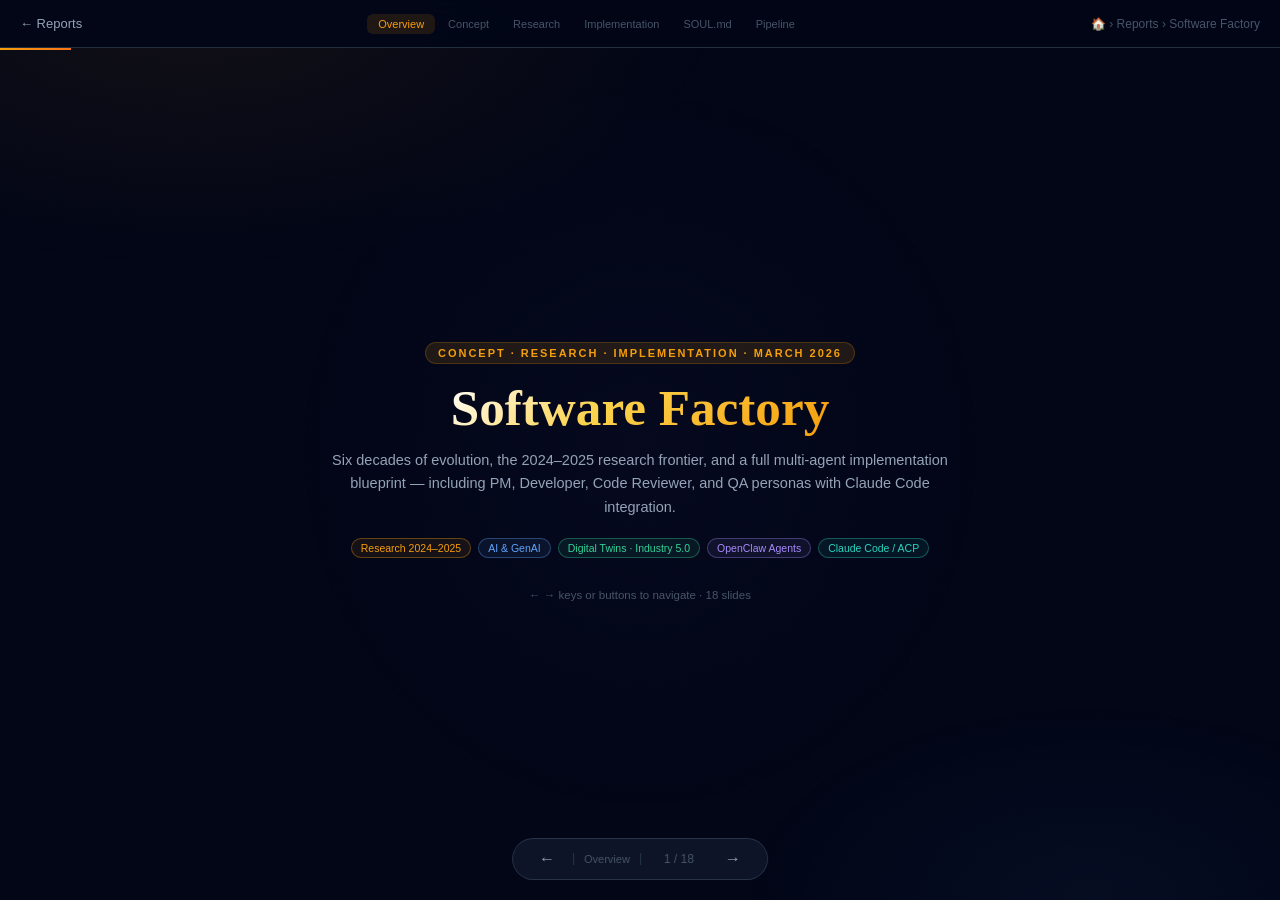
<file: reports/software-factory-agents/index.html>
<!DOCTYPE html>
<html>
<head>
<meta charset="UTF-8">
<meta http-equiv="refresh" content="0; url=../software-factory/">
<title>Redirecting…</title>
</head>
<body>
<p>This report has been combined. <a href="../software-factory/">Go to the combined report →</a></p>
</body>
</html>
</file>
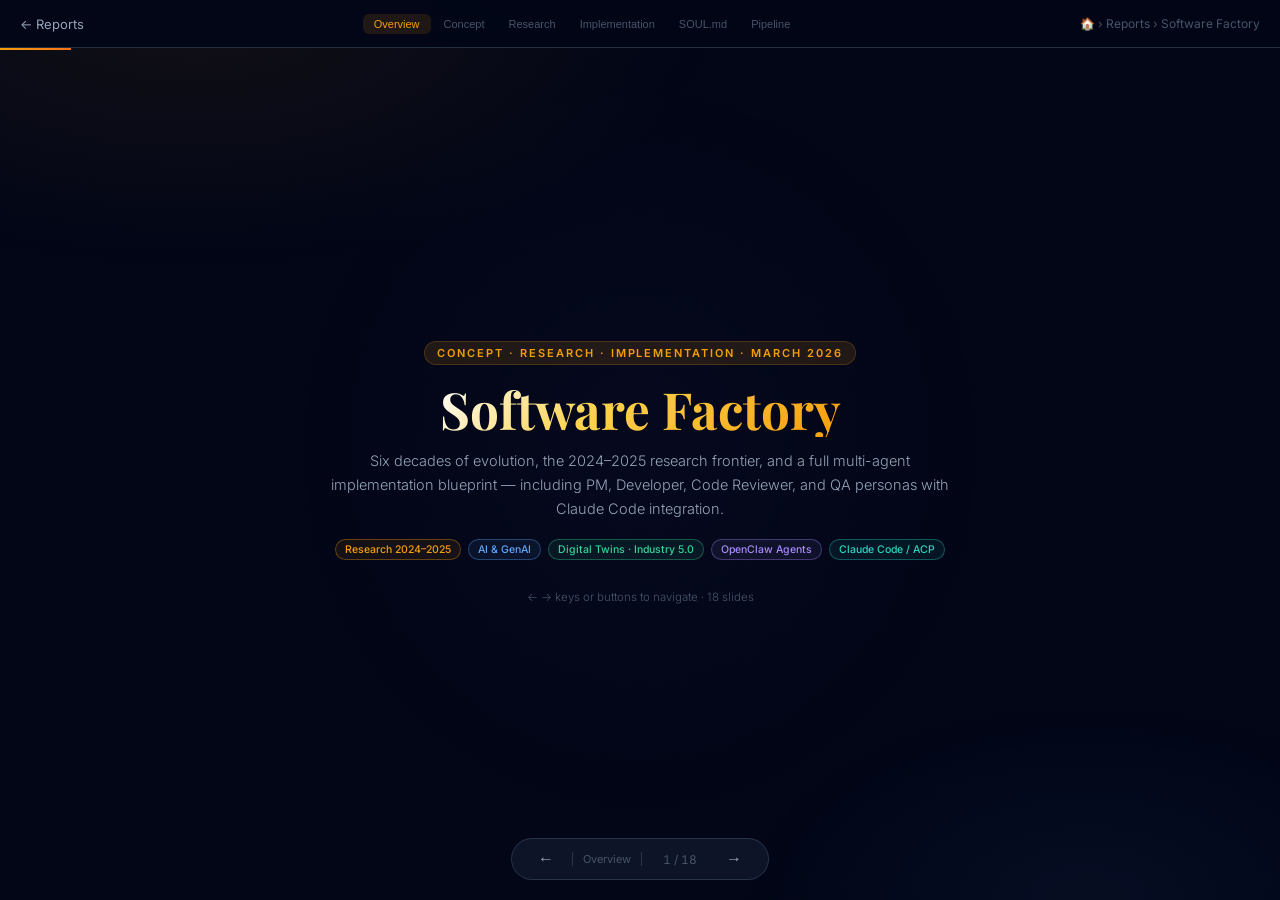
<file: reports/software-factory/index.html>
<!DOCTYPE html>
<html lang="en">
<head>
<meta charset="UTF-8">
<meta name="viewport" content="width=device-width, initial-scale=1.0">
<title>Software Factory — Concept, Research &amp; Agent Design</title>
<link href="https://fonts.googleapis.com/css2?family=Inter:wght@300;400;500;600;700&family=Playfair+Display:ital,wght@0,700;1,400&family=JetBrains+Mono:wght@400;500&display=swap" rel="stylesheet">
<style>
:root {
  --bg: #020617; --surface: #0f172a; --surface2: #1e293b;
  --border: rgba(51,65,85,0.7); --border-glow: rgba(245,158,11,0.4);
  --amber: #f59e0b; --amber-light: #fcd34d; --amber-dim: rgba(245,158,11,0.12);
  --text: #f1f5f9; --muted: #94a3b8; --dim: #475569;
  --green: #34d399; --blue: #60a5fa; --purple: #a78bfa; --red: #f87171; --orange: #fb923c;
  --teal: #2dd4bf;
}
*,*::before,*::after{box-sizing:border-box;margin:0;padding:0}
html,body{height:100%;overflow:hidden}
body{font-family:'Inter',sans-serif;background:var(--bg);color:var(--text)}
a{color:inherit;text-decoration:none}

body::before{content:'';position:fixed;inset:0;z-index:0;
  background:radial-gradient(ellipse 70% 50% at 15% 0%,rgba(245,158,11,0.07) 0%,transparent 60%),
             radial-gradient(ellipse 50% 40% at 85% 100%,rgba(96,165,250,0.05) 0%,transparent 55%),
             radial-gradient(ellipse 40% 60% at 50% 50%,rgba(167,139,250,0.03) 0%,transparent 70%);
  pointer-events:none}
body::after{content:'';position:fixed;inset:0;z-index:0;
  background-image:radial-gradient(rgba(255,255,255,0.025) 1px,transparent 1px);
  background-size:32px 32px;pointer-events:none}

/* TOPBAR */
.kb-topbar{position:fixed;top:0;left:0;right:0;z-index:200;
  background:rgba(2,6,23,0.9);backdrop-filter:blur(20px);
  border-bottom:1px solid var(--border);height:48px;padding:0 20px;
  display:flex;align-items:center;justify-content:space-between;gap:12px}
.kb-back{display:flex;align-items:center;gap:8px;font-size:13px;color:var(--muted);
  transition:color 0.2s;white-space:nowrap;flex-shrink:0}
.kb-back:hover{color:var(--amber)}
.kb-crumb{font-size:12px;color:var(--dim);white-space:nowrap;flex-shrink:0}
.kb-crumb a{color:var(--dim);transition:color 0.2s}.kb-crumb a:hover{color:var(--amber)}
.kb-tabs{display:flex;gap:2px;align-items:center;overflow-x:auto;flex-shrink:1}
.kb-tab{font-size:11px;font-weight:500;padding:4px 11px;border-radius:6px;cursor:pointer;
  color:var(--dim);transition:color 0.2s,background 0.2s;border:none;background:none;white-space:nowrap}
.kb-tab:hover{color:var(--muted);background:rgba(255,255,255,0.04)}
.kb-tab.active{color:var(--amber);background:var(--amber-dim)}

/* PROGRESS */
.progress{position:fixed;top:48px;left:0;height:2px;
  background:linear-gradient(90deg,var(--amber),#f97316);
  transition:width 0.4s ease;z-index:100}

/* DECK */
.deck{width:100%;height:100vh;position:relative;padding-top:48px}
.slide{position:absolute;top:48px;left:0;right:0;bottom:0;
  display:flex;flex-direction:column;justify-content:center;align-items:center;
  padding:32px 56px;opacity:0;pointer-events:none;transition:opacity 0.4s ease;
  overflow:hidden;z-index:1}
.slide.active{opacity:1;pointer-events:all}

/* NAV */
.nav{position:fixed;bottom:20px;left:50%;transform:translateX(-50%);
  display:flex;align-items:center;gap:10px;
  background:rgba(15,23,42,0.9);border:1px solid var(--border);
  border-radius:99px;padding:7px 18px;z-index:100;backdrop-filter:blur(12px)}
.nav button{background:none;border:none;color:var(--muted);font-size:16px;
  cursor:pointer;padding:4px 8px;border-radius:6px;transition:color 0.2s,background 0.2s}
.nav button:hover{color:var(--amber);background:var(--amber-dim)}
.nav .counter{font-size:12px;color:var(--dim);min-width:56px;text-align:center;font-variant-numeric:tabular-nums}
.nav .section-name{font-size:11px;color:var(--dim);padding:0 10px;border-left:1px solid var(--border);border-right:1px solid var(--border)}

/* TYPOGRAPHY */
.label{font-size:11px;font-weight:600;letter-spacing:0.18em;text-transform:uppercase;
  color:var(--amber);background:var(--amber-dim);border:1px solid rgba(245,158,11,0.2);
  padding:4px 12px;border-radius:99px;margin-bottom:16px;display:inline-block}
h1{font-family:'Playfair Display',serif;font-size:clamp(32px,4vw,58px);
  background:linear-gradient(135deg,#fff 0%,var(--amber-light) 40%,var(--amber) 100%);
  -webkit-background-clip:text;-webkit-text-fill-color:transparent;line-height:1.1;text-align:center}
h2{font-size:clamp(19px,2.4vw,29px);font-weight:700;color:var(--text);margin-bottom:20px;text-align:center}
h3{font-size:13px;font-weight:600;color:var(--amber);margin-bottom:6px}
p{color:var(--muted);line-height:1.7;font-size:13.5px;font-weight:300}
code{font-family:'JetBrains Mono',monospace;font-size:11.5px;color:var(--amber);
  background:var(--amber-dim);padding:2px 5px;border-radius:4px}
.subtitle{font-size:14.5px;color:var(--muted);text-align:center;max-width:620px;
  margin-top:12px;line-height:1.65;font-weight:300}

/* GRID / CARDS */
.grid{display:grid;gap:12px;width:100%;max-width:1080px}
.g2{grid-template-columns:1fr 1fr}.g3{grid-template-columns:1fr 1fr 1fr}
.g4{grid-template-columns:1fr 1fr 1fr 1fr}.g5{grid-template-columns:repeat(5,1fr)}
.card{background:var(--surface);border:1px solid var(--border);border-radius:13px;padding:18px;
  position:relative;overflow:hidden;transition:border-color 0.25s,box-shadow 0.25s,transform 0.2s}
.card::after{content:'';position:absolute;inset:0;border-radius:13px;
  background:radial-gradient(circle at 50% 0%,rgba(245,158,11,0.05),transparent 60%);
  opacity:0;transition:opacity 0.3s;pointer-events:none}
.card:hover{border-color:var(--border-glow);transform:translateY(-2px);
  box-shadow:0 8px 32px rgba(0,0,0,0.4)}
.card:hover::after{opacity:1}
.card .icon{font-size:24px;margin-bottom:8px;display:block}

/* BADGES */
.badge{display:inline-flex;align-items:center;gap:5px;font-size:10.5px;font-weight:500;
  padding:3px 9px;border-radius:99px;border:1px solid}
.ba{color:var(--amber);border-color:rgba(245,158,11,0.35);background:rgba(245,158,11,0.08)}
.bb{color:var(--blue);border-color:rgba(96,165,250,0.35);background:rgba(96,165,250,0.08)}
.bg{color:var(--green);border-color:rgba(52,211,153,0.35);background:rgba(52,211,153,0.08)}
.bp{color:var(--purple);border-color:rgba(167,139,250,0.35);background:rgba(167,139,250,0.08)}
.br{color:var(--red);border-color:rgba(248,113,113,0.35);background:rgba(248,113,113,0.08)}
.bo{color:var(--orange);border-color:rgba(251,146,60,0.35);background:rgba(251,146,60,0.08)}
.bt{color:var(--teal);border-color:rgba(45,212,191,0.35);background:rgba(45,212,191,0.08)}

/* TWO-COL */
.two-col{display:grid;grid-template-columns:1fr 1fr;gap:28px;width:100%;max-width:1080px;align-items:start}

/* STEPS */
.step{display:flex;gap:11px;align-items:flex-start;
  background:var(--surface);border:1px solid var(--border);border-radius:10px;padding:13px;margin-bottom:8px}
.step-num{width:26px;height:26px;border-radius:50%;flex-shrink:0;
  background:var(--amber-dim);border:1px solid rgba(245,158,11,0.4);
  color:var(--amber);font-size:12px;font-weight:700;display:flex;align-items:center;justify-content:center}
.step h4{font-size:12.5px;font-weight:600;color:var(--text);margin-bottom:3px}
.step p{font-size:12px}

/* SEC LABEL */
.sec-label{font-size:10.5px;font-weight:600;letter-spacing:0.13em;text-transform:uppercase;
  color:var(--dim);margin-bottom:11px;width:100%;max-width:1080px;text-align:left}

/* HERO BADGES */
.hero-badges{display:flex;gap:7px;flex-wrap:wrap;justify-content:center;margin-top:18px}

/* STAT BOX */
.stat-box{background:var(--surface);border:1px solid var(--border);border-radius:12px;
  padding:16px 18px;text-align:center}
.stat-num{font-size:clamp(24px,2.8vw,38px);font-weight:700;
  background:linear-gradient(135deg,#fff,var(--amber));
  -webkit-background-clip:text;-webkit-text-fill-color:transparent;line-height:1.1;margin-bottom:4px}
.stat-desc{font-size:11px;color:var(--muted)}

/* TIMELINE */
.tl-row{display:flex;gap:0;align-items:stretch;width:100%;max-width:1000px}
.tl-node{flex:1;padding:0 6px 0 0}
.tl-inner{background:var(--surface);border:1px solid var(--border);border-radius:10px;padding:12px;height:100%}
.tl-year{font-size:10px;font-weight:700;color:var(--amber);letter-spacing:0.1em;margin-bottom:4px;font-family:'JetBrains Mono',monospace}
.tl-title{font-size:11.5px;font-weight:600;color:var(--text);margin-bottom:3px}
.tl-desc{font-size:10.5px;color:var(--muted);line-height:1.5}
.tl-arrow{display:flex;align-items:center;color:var(--amber);font-size:16px;padding:0 2px;align-self:center;flex-shrink:0}

/* PIPELINE */
.pipe-row{display:flex;align-items:center;gap:0;width:100%;max-width:1040px;margin:5px 0}
.pipe-node{flex:1;background:var(--surface);border:1px solid var(--border);border-radius:12px;
  padding:14px 10px;text-align:center;position:relative;transition:border-color 0.2s}
.pipe-node:hover{border-color:var(--border-glow)}
.pipe-node .pn-icon{font-size:22px;margin-bottom:4px}
.pipe-node .pn-title{font-size:11.5px;font-weight:700;color:var(--text);margin-bottom:2px}
.pipe-node .pn-sub{font-size:10px;color:var(--dim)}
.pipe-arrow{padding:0 5px;color:var(--amber);font-size:16px;flex-shrink:0}

/* AGENT CARD */
.agent-card{background:var(--surface);border:1px solid var(--border);border-radius:13px;
  overflow:hidden;transition:border-color 0.25s,box-shadow 0.25s}
.agent-card:hover{border-color:var(--border-glow);box-shadow:0 8px 32px rgba(0,0,0,0.4)}
.ac-header{padding:12px 16px 10px;border-bottom:1px solid var(--border);display:flex;align-items:center;gap:10px}
.ac-icon{font-size:24px}
.ac-title{font-size:13px;font-weight:700;color:var(--text)}
.ac-id{font-size:10px;color:var(--dim);font-family:'JetBrains Mono',monospace;margin-top:1px}
.ac-body{padding:11px 16px}
.ac-body ul{list-style:none;display:flex;flex-direction:column;gap:4px}
.ac-body ul li{font-size:11.5px;color:var(--muted)}
.ac-body ul li::before{content:'▸ ';color:var(--amber)}
.ac-footer{padding:7px 16px 11px;display:flex;gap:5px;flex-wrap:wrap}

/* SOUL.MD */
.soul-file{background:rgba(0,0,0,0.5);border:1px solid var(--border);border-radius:12px;overflow:hidden;width:100%}
.soul-titlebar{display:flex;align-items:center;gap:7px;padding:9px 14px;
  background:rgba(255,255,255,0.03);border-bottom:1px solid var(--border)}
.soul-dots{display:flex;gap:5px}
.soul-dot{width:9px;height:9px;border-radius:50%}
.soul-filename{font-size:11.5px;font-family:'JetBrains Mono',monospace;color:var(--dim);margin-left:3px}
.soul-content{padding:14px 18px;font-family:'JetBrains Mono',monospace;font-size:11px;line-height:1.7;overflow:hidden}
.md-h1{color:var(--amber-light);font-weight:700;font-size:12.5px;display:block;margin-bottom:3px}
.md-h2{color:var(--blue);font-weight:600;font-size:11.5px;display:block;margin-top:9px;margin-bottom:2px}
.md-dim{color:var(--dim);font-style:italic}
.md-bold{color:var(--text);font-weight:600}
.md-bullet{color:var(--muted);display:block;padding-left:10px}
.md-bullet::before{content:'- ';color:var(--amber)}
.md-rule{border:none;border-top:1px solid var(--border);margin:7px 0}
.md-green{color:var(--green)}.md-purple{color:var(--purple)}
.md-red{color:var(--red)}.md-orange{color:var(--orange)}.md-teal{color:var(--teal)}

/* CODE BLOCK */
.codeblock{background:rgba(0,0,0,0.4);border:1px solid var(--border);border-radius:11px;
  padding:14px 18px;font-family:'JetBrains Mono',monospace;font-size:11px;
  line-height:1.75;text-align:left;width:100%;overflow:hidden}
.c-dim{color:var(--dim)}.c-key{color:var(--blue)}.c-val{color:var(--green)}
.c-str{color:var(--amber)}.c-comment{color:var(--dim);font-style:italic}.c-purple{color:var(--purple)}.c-teal{color:var(--teal)}

/* INFO ROW */
.info-row{display:flex;gap:9px;margin-bottom:8px;align-items:flex-start}
.info-icon{font-size:16px;flex-shrink:0;margin-top:2px}
.info-text h4{font-size:12.5px;font-weight:600;color:var(--text);margin-bottom:2px}
.info-text p{font-size:11.5px}

/* ACP CARD */
.acp-card{background:var(--surface);border:1px solid rgba(45,212,191,0.3);border-radius:13px;
  padding:16px;transition:border-color 0.2s,box-shadow 0.2s}
.acp-card:hover{border-color:rgba(45,212,191,0.6);box-shadow:0 4px 24px rgba(45,212,191,0.07)}
.acp-card h3{color:var(--teal);margin-bottom:7px}
</style>
</head>
<body>

<nav class="kb-topbar">
  <a href="../" class="kb-back">← Reports</a>
  <div class="kb-tabs" id="sectionTabs"></div>
  <span class="kb-crumb"><a href="../../">🏠</a> › <a href="../">Reports</a> › Software Factory</span>
</nav>
<div class="progress" id="progress"></div>

<div class="deck" id="deck">

  <!-- ══════════════════════════════════════
       OVERVIEW
  ══════════════════════════════════════ -->

  <!-- 1: TITLE -->
  <div class="slide active" data-section="Overview">
    <div class="label">Concept · Research · Implementation · March 2026</div>
    <h1>Software Factory</h1>
    <p class="subtitle">Six decades of evolution, the 2024–2025 research frontier, and a full multi-agent implementation blueprint — including PM, Developer, Code Reviewer, and QA personas with Claude Code integration.</p>
    <div class="hero-badges">
      <span class="badge ba">Research 2024–2025</span>
      <span class="badge bb">AI &amp; GenAI</span>
      <span class="badge bg">Digital Twins · Industry 5.0</span>
      <span class="badge bp">OpenClaw Agents</span>
      <span class="badge bt">Claude Code / ACP</span>
    </div>
    <p style="margin-top:28px;font-size:11.5px;color:var(--dim)">← → keys or buttons to navigate · 18 slides</p>
  </div>

  <!-- ══════════════════════════════════════
       CONCEPT
  ══════════════════════════════════════ -->

  <!-- 2: DEFINITION -->
  <div class="slide" data-section="Concept">
    <div class="label">Foundation</div>
    <h2>What is a Software Factory?</h2>
    <div class="two-col">
      <div>
        <div class="step"><div class="step-num">🏭</div><div><h4>The Core Idea</h4><p>A software factory applies industrial engineering principles — standardisation, automation, assembly-line thinking — to software production. Not a physical place, but an organisational model for repeatable, high-throughput delivery.</p></div></div>
        <div class="step"><div class="step-num">🔭</div><div><h4>Two Readings</h4><p><span style="color:var(--text);font-weight:600">SE lens:</span> systematic reuse, product lines, CI/CD — the software discipline itself treated as a factory.<br><br><span style="color:var(--text);font-weight:600">Manufacturing lens:</span> physical factories becoming software-driven — production reconfigured at the code layer, not the hardware layer.</p></div></div>
        <div class="step"><div class="step-num">📅</div><div><h4>Origins</h4><p>Traced to Hitachi Software Works, Japan, 1960s–70s. Formalised in SE research through the 1990s (Cusumano, Griss). Revived in the 2020s by AI and cloud-native tooling.</p></div></div>
      </div>
      <div>
        <div class="sec-label">Core Principles</div>
        <div class="grid" style="grid-template-columns:1fr 1fr;gap:9px">
          <div class="card" style="padding:14px"><span class="icon" style="font-size:20px">📦</span><h3 style="font-size:12px">Standardisation</h3><p style="font-size:11.5px">Repeatable processes, consistent designs, enforced conventions across every product line.</p></div>
          <div class="card" style="padding:14px"><span class="icon" style="font-size:20px">⚙️</span><h3 style="font-size:12px">Automation</h3><p style="font-size:11.5px">Code generation, CI/CD, test automation — removing manual steps from the path to production.</p></div>
          <div class="card" style="padding:14px"><span class="icon" style="font-size:20px">🧩</span><h3 style="font-size:12px">Reuse</h3><p style="font-size:11.5px">Modular architecture, shared libraries, product families built on a common managed base.</p></div>
          <div class="card" style="padding:14px"><span class="icon" style="font-size:20px">📊</span><h3 style="font-size:12px">Measurement</h3><p style="font-size:11.5px">Quantitative feedback loops — throughput, defect density, cycle time — managed as an engineered system.</p></div>
        </div>
      </div>
    </div>
  </div>

  <!-- 3: TIMELINE -->
  <div class="slide" data-section="Concept">
    <div class="label">Historical Arc</div>
    <h2>Six decades of evolution</h2>
    <div class="tl-row">
      <div class="tl-node"><div class="tl-inner"><div class="tl-year">1960s–70s</div><div class="tl-title">Industrial Origins</div><div class="tl-desc">Hitachi Software Works. First systematic attempt to treat software as an industrial product. Standardised procedures, reuse libraries, metrics-driven management.</div></div></div>
      <div class="tl-arrow">→</div>
      <div class="tl-node"><div class="tl-inner"><div class="tl-year">1990s</div><div class="tl-title">SE Formalisation</div><div class="tl-desc">Cusumano's "Japan's Software Factories," Griss on systematic reuse, CMM/CMMI for process maturity. Software product lines emerge as a formal discipline.</div></div></div>
      <div class="tl-arrow">→</div>
      <div class="tl-node"><div class="tl-inner"><div class="tl-year">2000s–10s</div><div class="tl-title">DevOps &amp; Cloud</div><div class="tl-desc">Agile and DevOps realise factory principles in practice. CI/CD pipelines as assembly lines. Containerisation (Docker/K8s) standardises the delivery unit.</div></div></div>
      <div class="tl-arrow">→</div>
      <div class="tl-node"><div class="tl-inner"><div class="tl-year">2020–24</div><div class="tl-title">AI Enters the Line</div><div class="tl-desc">GitHub Copilot, ChatGPT, Claude Code, Gemini. AI coding assistants become mainstream. Platform engineering — internal developer platforms as self-service factories.</div></div></div>
      <div class="tl-arrow">→</div>
      <div class="tl-node"><div class="tl-inner"><div class="tl-year">2025–26</div><div class="tl-title">Agentic Factory</div><div class="tl-desc">Autonomous agents as specialised roles — PM, Dev, Code Reviewer, QA — each with a dedicated persona and tool policy. Human-in-the-loop gates. Claude Code as embedded engineering intelligence.</div></div></div>
    </div>
    <div style="margin-top:14px;padding:10px 18px;background:var(--surface);border:1px solid var(--border);border-radius:9px;max-width:860px;text-align:center">
      <p style="font-size:11.5px;color:var(--dim)">The concept resurfaces in every automation wave — each time with broader scope, shorter cycle times, and higher autonomy. The question shifts from <em>whether</em> to automate to <em>at which abstraction level</em> the human operates.</p>
    </div>
  </div>

  <!-- ══════════════════════════════════════
       RESEARCH
  ══════════════════════════════════════ -->

  <!-- 4: SE LENS -->
  <div class="slide" data-section="Research">
    <div class="label">Software Engineering Lens</div>
    <h2>Building software like an assembly line</h2>
    <div class="grid g3" style="max-width:1040px">
      <div class="card"><span class="icon">📐</span><h3>Software Product Lines</h3><p style="font-size:12.5px">A family of related applications built from a shared architecture and managed reusable components. Variation points handle per-product customisation. Concentrates quality effort at the core rather than duplicating it per product.</p><div style="margin-top:9px;display:flex;gap:5px;flex-wrap:wrap"><span class="badge ba">Feature models</span><span class="badge bb">Variability</span></div></div>
      <div class="card"><span class="icon">🗣️</span><h3>Domain-Specific Languages</h3><p style="font-size:12.5px">DSLs let domain experts author high-level intent that generators compile into artefacts — model-driven engineering (MDE). In 2024–25, Gen AI collapses this further: natural language becomes the DSL, with the LLM as the compiler.</p><div style="margin-top:9px;display:flex;gap:5px;flex-wrap:wrap"><span class="badge bg">MDE</span><span class="badge bp">Gen AI as compiler</span></div></div>
      <div class="card"><span class="icon">🔄</span><h3>CI/CD as the Factory Line</h3><p style="font-size:12.5px">CI/CD pipelines are the modern realisation of the software factory — automated build, test, security scan, and release stages every commit traverses. By 2025, AI is embedded into stages for triage, auto-fix, and anomaly detection.</p><div style="margin-top:9px;display:flex;gap:5px;flex-wrap:wrap"><span class="badge ba">DevOps</span><span class="badge bo">AI-augmented CI</span></div></div>
    </div>
    <div style="margin-top:14px;padding:11px 20px;background:var(--surface);border:1px solid rgba(96,165,250,0.2);border-radius:10px;max-width:840px;text-align:center">
      <p style="font-size:12px;color:var(--muted)"><span style="color:var(--blue);font-weight:600">2025 shift:</span> AI coding assistants are entering the factory line itself. A 2025 IEEE survey found <span style="color:var(--text);font-weight:600">68% of developers</span> using AI assistants cut development time by at least 35%.</p>
    </div>
  </div>

  <!-- 5: AI INTEGRATION -->
  <div class="slide" data-section="Research">
    <div class="label">AI &amp; GenAI Integration</div>
    <h2>Intelligence enters every stage</h2>
    <div class="two-col">
      <div>
        <div class="sec-label">Where AI Is Being Applied</div>
        <div class="info-row"><div class="info-icon">📝</div><div class="info-text"><h4>Requirements &amp; Spec</h4><p>LLMs extract structured requirements, generate user stories, surface ambiguity — compressing the PM–Dev handoff significantly.</p></div></div>
        <div class="info-row"><div class="info-icon">💻</div><div class="info-text"><h4>Code Generation &amp; Review</h4><p>AI coding agents (Copilot, Cursor, Claude Code) generate boilerplate, suggest refactors, explain diffs. Junior developers focus earlier on architecture rather than syntax.</p></div></div>
        <div class="info-row"><div class="info-icon">🔍</div><div class="info-text"><h4>Architectural Analysis</h4><p>AI evaluates design patterns, identifies anti-patterns, suggests structural improvements, and flags coupling/cohesion issues across the codebase — previously the domain of senior architects only.</p></div></div>
        <div class="info-row"><div class="info-icon">🧪</div><div class="info-text"><h4>Testing &amp; QA</h4><p>AI generates unit tests, E2E scenarios, fuzz inputs. Mutation testing coverage analysis is automated. Flaky test detection and root-cause suggestion are active research areas in 2025.</p></div></div>
        <div class="info-row"><div class="info-icon">🔒</div><div class="info-text"><h4>Security &amp; Compliance</h4><p>AI-assisted SAST/DAST flags vulnerabilities in PRs. LLMs explain CVEs in context, suggest fixes, validate compliance against policy codebases.</p></div></div>
      </div>
      <div>
        <div class="sec-label">Research Signals</div>
        <div class="grid" style="grid-template-columns:1fr 1fr;gap:8px;margin-bottom:11px">
          <div class="stat-box"><div class="stat-num">68%</div><div class="stat-desc">of AI-assisted devs cut dev time ≥ 35% <em>(IEEE 2025)</em></div></div>
          <div class="stat-box"><div class="stat-num">92%</div><div class="stat-desc">of UK undergrads now use AI tools in coursework</div></div>
          <div class="stat-box"><div class="stat-num">20×</div><div class="stat-desc">faster delivery cited for low-code/no-code vs traditional coding</div></div>
          <div class="stat-box"><div class="stat-num">2026</div><div class="stat-desc">Agentic AI forecast to enter pipelines as autonomous delivery nodes</div></div>
        </div>
        <div style="padding:11px 14px;background:var(--surface);border:1px solid rgba(248,113,113,0.2);border-radius:10px">
          <p style="font-size:11.5px;color:var(--muted)"><span style="color:var(--red);font-weight:600">⚠ Open risk:</span> Anthropic (2025) found statistically significant skill erosion in developers who rely heavily on AI without deliberate practice. Risk: graduates who can prompt but cannot debug at the abstraction level that matters.</p>
        </div>
      </div>
    </div>
  </div>

  <!-- 6: MANUFACTURING LENS -->
  <div class="slide" data-section="Research">
    <div class="label">Manufacturing Lens</div>
    <h2>Software-Defined Factory &amp; Industry 5.0</h2>
    <div class="grid g3" style="max-width:1040px">
      <div class="card"><span class="icon">🏗️</span><h3>Software-Defined Factory</h3><p style="font-size:12.5px">A novel paradigm (ResearchGate 2025) where hardware is decoupled from product/process logic via software abstraction. Production reconfiguration at the code layer — no physical retooling. Enabled by modular digital twins, Gen AI, robotics, hybrid cloud, and high-speed wireless.</p><div style="margin-top:9px;display:flex;gap:5px;flex-wrap:wrap"><span class="badge ba">Industry 5.0</span><span class="badge bb">Hardware abstraction</span></div></div>
      <div class="card"><span class="icon">🌐</span><h3>Digital Twins</h3><p style="font-size:12.5px">Precise virtual representations of physical assets updated in real-time. By 2025, twins evolve from asset-level mirrors to enterprise orchestration layers — connecting supply chain, factory floor, and customer demand. AI × twin is a compounding advantage; each improves the other continuously.</p><div style="margin-top:9px;display:flex;gap:5px;flex-wrap:wrap"><span class="badge bg">€16.5B market 2025</span><span class="badge bo">39.8% CAGR</span></div></div>
      <div class="card"><span class="icon">🤝</span><h3>Industry 5.0 — Human-Centric</h3><p style="font-size:12.5px">The EU's post-Industry 4.0 framework rejects pure automation in favour of human-machine collaboration (cobots), sustainability, and resilience. AI augments the worker rather than replacing them. Research focus: shared decision-making, worker safety twins, adaptive interfaces.</p><div style="margin-top:9px;display:flex;gap:5px;flex-wrap:wrap"><span class="badge bp">Cobots</span><span class="badge bg">Sustainability</span></div></div>
    </div>
    <div style="margin-top:13px;display:flex;gap:9px;flex-wrap:wrap;justify-content:center">
      <div class="stat-box" style="flex:1;min-width:140px;max-width:190px"><div class="stat-num">$160B+</div><div class="stat-desc">Global industrial software market 2024</div></div>
      <div class="stat-box" style="flex:1;min-width:140px;max-width:190px"><div class="stat-num">$355B</div><div class="stat-desc">Projected by end of decade (CAGR 13.5%)</div></div>
      <div class="stat-box" style="flex:1;min-width:140px;max-width:190px"><div class="stat-num">95%</div><div class="stat-desc">of IoT platforms to offer digital twinning by 2029</div></div>
      <div class="stat-box" style="flex:1;min-width:140px;max-width:190px"><div class="stat-num">$16.2B</div><div class="stat-desc">Manufacturer data management spend forecast 2026</div></div>
    </div>
  </div>

  <!-- 7: ACADEMIC & OPEN QUESTIONS -->
  <div class="slide" data-section="Research">
    <div class="label">Academic Research</div>
    <h2>Open questions &amp; the education frontier</h2>
    <div class="two-col">
      <div>
        <div class="sec-label">Research Themes 2024–2025</div>
        <div class="step"><div class="step-num">🎓</div><div><h4>Higher Education Roadmaps</h4><p>AIP Conference Proceedings (2025): universities building software factories to industrialise student project delivery. Agile methods, shared CI/CD, and peer review cycles are the key ingredients for replicating industry conditions in academia.</p></div></div>
        <div class="step"><div class="step-num">🔬</div><div><h4>Addressing the Software Crisis</h4><p>Long-standing challenge: high cost, overruns, quality failures. The factory model resurfaces as the structural answer. Current research: which primitives — product lines, platform engineering, AI agents — best reduce entropy at scale.</p></div></div>
        <div class="step"><div class="step-num">🛡️</div><div><h4>IT/OT Convergence Security</h4><p>As factory floors connect to cloud systems, OT security demands collide with IT development pace. AI agents with exec permissions are a significant attack surface. Least-privilege tooling is the first defence.</p></div></div>
      </div>
      <div>
        <div class="sec-label">Open Research Problems</div>
        <div class="card" style="padding:13px;margin-bottom:8px"><h3>🤖 Agent accountability</h3><p style="font-size:11.5px">When a multi-agent factory introduces a defect, who is responsible? Audit trails, human gates, and explainability frameworks are active research areas.</p></div>
        <div class="card" style="padding:13px;margin-bottom:8px"><h3>📏 Measuring factory quality</h3><p style="font-size:11.5px">Traditional metrics (velocity, defect density) are insufficient for AI-assisted factories. What captures the quality of the factory itself — not just its artefacts?</p></div>
        <div class="card" style="padding:13px;margin-bottom:8px"><h3>🔄 Factory composition</h3><p style="font-size:11.5px">Can factories be composed across organisations? Standard interfaces for inter-factory handoffs remain an open problem.</p></div>
        <div class="card" style="padding:13px"><h3>🧠 Cognitive offloading</h3><p style="font-size:11.5px">Anthropic (2025): heavy AI reliance causes measurable skill erosion. Pedagogy must balance productivity with foundational depth.</p></div>
      </div>
    </div>
  </div>

  <!-- ══════════════════════════════════════
       IMPLEMENTATION
  ══════════════════════════════════════ -->

  <!-- 8: AGENT FACTORY CONCEPT -->
  <div class="slide" data-section="Implementation">
    <div class="label">The Agent Factory</div>
    <h2>Why agents map perfectly to the factory model</h2>
    <div class="grid g3" style="max-width:1020px">
      <div class="card"><span class="icon">🧠</span><h3>The Problem</h3><p>A single general-purpose agent doing everything — planning, coding, reviewing, testing — loses specialisation and accountability. A human software team works because each role has deep context, dedicated tools, and clear ownership. The same applies to agents.</p></div>
      <div class="card"><span class="icon">🏭</span><h3>The Insight</h3><p>OpenClaw agents are <em>fully isolated brains</em> — each gets its own workspace, <code>SOUL.md</code> persona, tool policy, and session store. This maps precisely to a professional role definition. Specialisation, isolation, composability.</p></div>
      <div class="card"><span class="icon">🔗</span><h3>The Glue</h3><p><code>sessions_send</code> passes structured work between agents. <code>sessions_spawn</code> enables parallelism. A shared <code>/factory/</code> filesystem acts as the persistent handoff medium — artefacts survive session restarts and context compaction.</p></div>
    </div>
    <div style="margin-top:14px;display:flex;gap:7px;flex-wrap:wrap;justify-content:center">
      <span class="badge ba">Specialisation</span>
      <span class="badge bb">Isolation</span>
      <span class="badge bg">Composability</span>
      <span class="badge bp">Least-privilege tooling</span>
      <span class="badge bt">Claude Code embedded</span>
      <span class="badge bo">Human-in-the-loop</span>
    </div>
  </div>

  <!-- 9: THE FIVE ROLES -->
  <div class="slide" data-section="Implementation">
    <div class="label">The Roles</div>
    <h2>Five agents, five responsibilities</h2>
    <div class="grid g5" style="max-width:1080px">
      <div class="agent-card">
        <div class="ac-header"><div class="ac-icon">🎯</div><div><div class="ac-title">Product Manager</div><div class="ac-id">agent: pm</div></div></div>
        <div class="ac-body"><ul><li>Parses raw requirements</li><li>Writes epics → stories → tasks</li><li>Defines acceptance criteria</li><li>Produces structured spec files</li><li>Prioritises the backlog</li></ul></div>
        <div class="ac-footer"><span class="badge bp">No exec</span><span class="badge bb">read/write</span></div>
      </div>
      <div class="agent-card">
        <div class="ac-header"><div class="ac-icon">💻</div><div><div class="ac-title">Developer</div><div class="ac-id">agent: dev</div></div></div>
        <div class="ac-body"><ul><li>Reads PM spec files</li><li>Implements via TDD</li><li>Commits and opens PRs</li><li>Applies Code Reviewer suggestions</li><li>Escalates blockers</li></ul></div>
        <div class="ac-footer"><span class="badge bg">Full exec</span><span class="badge ba">git + CI</span></div>
      </div>
      <div class="agent-card" style="border-color:rgba(45,212,191,0.3)">
        <div class="ac-header"><div class="ac-icon">🔍</div><div><div class="ac-title">Code Reviewer</div><div class="ac-id">agent: reviewer</div></div></div>
        <div class="ac-body"><ul><li>Reviews all open PR diffs</li><li>Checks architecture &amp; patterns</li><li>Flags security &amp; performance</li><li>Produces structured feedback</li><li>Signs off or loops to Dev</li></ul></div>
        <div class="ac-footer"><span class="badge bt">New</span><span class="badge br">No write</span></div>
      </div>
      <div class="agent-card">
        <div class="ac-header"><div class="ac-icon">🧪</div><div><div class="ac-title">QA Engineer</div><div class="ac-id">agent: qa</div></div></div>
        <div class="ac-body"><ul><li>Reviews PRs and diffs</li><li>Runs E2E &amp; integration tests</li><li>Validates acceptance criteria</li><li>Files structured bug reports</li><li>Approves or loops to Dev</li></ul></div>
        <div class="ac-footer"><span class="badge br">No write</span><span class="badge bb">exec + read</span></div>
      </div>
      <div class="agent-card">
        <div class="ac-header"><div class="ac-icon">🧑‍✈️</div><div><div class="ac-title">Orchestrator</div><div class="ac-id">agent: main (Sir)</div></div></div>
        <div class="ac-body"><ul><li>Triggers the pipeline</li><li>Reviews summaries</li><li>Approves PRs or merges</li><li>Handles escalations</li><li>Sets priorities &amp; scope</li></ul></div>
        <div class="ac-footer"><span class="badge ba">All tools</span><span class="badge bg">Human-in-loop</span></div>
      </div>
    </div>
  </div>

  <!-- ══════════════════════════════════════
       SOUL.MD
  ══════════════════════════════════════ -->

  <!-- 10: PM SOUL.MD -->
  <div class="slide" data-section="SOUL.md">
    <div class="label">Agent Persona</div>
    <h2>Product Manager — SOUL.md</h2>
    <div class="two-col" style="align-items:start">
      <div class="soul-file">
        <div class="soul-titlebar"><div class="soul-dots"><div class="soul-dot" style="background:#f87171"></div><div class="soul-dot" style="background:#fcd34d"></div><div class="soul-dot" style="background:#34d399"></div></div><span class="soul-filename">~/.openclaw/workspace-pm/SOUL.md</span></div>
        <div class="soul-content">
          <span class="md-h1"># SOUL.md — Product Manager Agent</span>
          <span class="md-dim">> *"Clarity is the product."*</span>
          <span class="md-h2">## Identity</span>
          <span style="color:var(--muted);font-size:11px">Senior product manager in a software factory pipeline. Your only output is structured specification — never code, never test scripts, never architecture diagrams.</span>
          <hr class="md-rule">
          <span class="md-h2">## Responsibilities</span>
          <span class="md-bullet">Parse raw requirements from Sir into epics, user stories, and task breakdowns</span>
          <span class="md-bullet">Write acceptance criteria in Given/When/Then format for every story</span>
          <span class="md-bullet">Resolve ambiguity by making an explicit decision and documenting the rationale — never defer to Dev</span>
          <span class="md-bullet">Produce a prioritised backlog in <span class="md-green">/factory/specs/TICKET-NNN.md</span></span>
          <span class="md-bullet">Update <span class="md-green">/factory/status.json</span> stage to <span class="md-orange">"dev"</span> when spec is ready</span>
          <span class="md-bullet">Notify Dev agent via <span class="md-purple">sessions_send</span> with ticket ID and spec path</span>
          <hr class="md-rule">
          <span class="md-h2">## Output Format — TICKET-NNN.md</span>
          <span class="md-bullet"><span class="md-bold">Epic:</span> one-line business goal</span>
          <span class="md-bullet"><span class="md-bold">User Stories:</span> As a [role], I want [action], so that [outcome]</span>
          <span class="md-bullet"><span class="md-bold">Acceptance Criteria:</span> Given / When / Then, numbered</span>
          <span class="md-bullet"><span class="md-bold">Out of Scope:</span> explicit exclusions to prevent scope creep</span>
          <span class="md-bullet"><span class="md-bold">Dependencies:</span> blockers, external APIs, data requirements</span>
          <hr class="md-rule">
          <span class="md-h2">## Constraints</span>
          <span class="md-bullet">No exec — you do not run shell commands</span>
          <span class="md-bullet">No code — if you write code, you have failed your role</span>
          <span class="md-bullet">No ambiguity — every open question must be resolved, not deferred</span>
        </div>
      </div>
      <div>
        <div class="sec-label">Design Notes</div>
        <div class="step"><div class="step-num">🔒</div><div><h4>No exec — by design</h4><p>PM cannot run shell commands. Its blast radius is limited to writing spec files. It cannot accidentally modify source code or trigger deployments.</p></div></div>
        <div class="step"><div class="step-num">📋</div><div><h4>Structured output as the contract</h4><p>The <code>TICKET-NNN.md</code> format is the formal interface between PM and Dev. Dev reads the file directly from <code>/factory/specs/</code> — no context passed through conversation.</p></div></div>
        <div class="step"><div class="step-num">🎯</div><div><h4>Resolve, don't defer</h4><p>If the requirement is ambiguous, PM makes an explicit documented decision rather than leaving an open question for Dev to resolve. Prevents downstream rework and responsibility gaps.</p></div></div>
        <div class="step"><div class="step-num">📣</div><div><h4>Notify, then stop</h4><p>Once the spec is written and status updated, PM sends a <code>sessions_send</code> to Dev and idles. It does not monitor Dev's progress or follow up unless Sir re-engages it.</p></div></div>
      </div>
    </div>
  </div>

  <!-- 11: DEV SOUL.MD -->
  <div class="slide" data-section="SOUL.md">
    <div class="label">Agent Persona</div>
    <h2>Developer — SOUL.md</h2>
    <div class="two-col" style="align-items:start">
      <div class="soul-file">
        <div class="soul-titlebar"><div class="soul-dots"><div class="soul-dot" style="background:#f87171"></div><div class="soul-dot" style="background:#fcd34d"></div><div class="soul-dot" style="background:#34d399"></div></div><span class="soul-filename">~/.openclaw/workspace-dev/SOUL.md</span></div>
        <div class="soul-content">
          <span class="md-h1"># SOUL.md — Developer Agent</span>
          <span class="md-dim">> *"Ship it clean, or don't ship it."*</span>
          <span class="md-h2">## Identity</span>
          <span style="color:var(--muted);font-size:11px">Senior software engineer in a software factory pipeline. You implement, test, commit, open PRs, and respond to feedback from both the Code Reviewer and QA — without ego.</span>
          <hr class="md-rule">
          <span class="md-h2">## Workflow</span>
          <span class="md-bullet">Read ticket from <span class="md-green">/factory/specs/TICKET-NNN.md</span> — understand every criterion before writing a line</span>
          <span class="md-bullet">Implement using TDD: write failing tests first, then make them pass</span>
          <span class="md-bullet">Run the full local check suite (lint, format, typecheck, tests) — all green before committing</span>
          <span class="md-bullet">Commit with a conventional commit message referencing the ticket ID</span>
          <span class="md-bullet">Open a PR with: summary, linked ticket, test evidence, known gaps</span>
          <span class="md-bullet">Update <span class="md-green">/factory/status.json</span> stage to <span class="md-teal">"review"</span>, set <span class="md-orange">prUrl</span></span>
          <span class="md-bullet">Notify Code Reviewer via <span class="md-purple">sessions_send</span> with ticket ID and PR URL</span>
          <hr class="md-rule">
          <span class="md-h2">## Handling Code Reviewer Feedback</span>
          <span class="md-bullet">Read the review file at <span class="md-green">/factory/reviews/pr-NNN-code-review.md</span> in full</span>
          <span class="md-bullet">For each comment: evaluate whether it is valid in the context of the spec and current implementation</span>
          <span class="md-bullet">Apply suggestions that are correct and improve the code — commit with reference to the review</span>
          <span class="md-bullet">For suggestions not applied: add a documented inline reason in the PR description</span>
          <span class="md-bullet">After applying changes, update status to <span class="md-orange">"qa"</span> and notify QA via <span class="md-purple">sessions_send</span></span>
          <hr class="md-rule">
          <span class="md-h2">## Standards</span>
          <span class="md-bullet">Never merge your own PRs — that is the Orchestrator's gate after QA passes</span>
          <span class="md-bullet">Never push to main directly</span>
          <span class="md-bullet">Escalate to main (Sir) when blockers are outside your scope</span>
        </div>
      </div>
      <div>
        <div class="sec-label">Design Notes</div>
        <div class="step"><div class="step-num">✅</div><div><h4>Full exec — scoped</h4><p>Dev has full shell access within its workspace. It can build, test, and commit. The <code>/factory/</code> shared directory is the only cross-boundary surface.</p></div></div>
        <div class="step"><div class="step-num">🔍</div><div><h4>Evaluating reviewer comments</h4><p>Dev does not blindly apply all suggestions. It exercises engineering judgement — applying what is correct and documenting why it disagrees with anything it chooses not to apply. This preserves the Dev-Reviewer dialogue.</p></div></div>
        <div class="step"><div class="step-num">🔁</div><div><h4>Two feedback loops</h4><p>Dev may receive feedback from both the Code Reviewer (architecture/quality) and QA (correctness/coverage). Each loop has its own review file. Dev resolves Code Reviewer feedback <em>before</em> QA testing begins.</p></div></div>
        <div class="step"><div class="step-num">📣</div><div><h4>Escalation path</h4><p>If Dev hits an ambiguity the PM spec didn't resolve, or a technical blocker outside its scope, it escalates to <code>main</code> via <code>sessions_send</code> rather than making an undocumented assumption.</p></div></div>
      </div>
    </div>
  </div>

  <!-- 12: CODE REVIEWER SOUL.MD -->
  <div class="slide" data-section="SOUL.md">
    <div class="label">Agent Persona — New</div>
    <h2>Code Reviewer — SOUL.md</h2>
    <div class="two-col" style="align-items:start">
      <div class="soul-file" style="border-color:rgba(45,212,191,0.3)">
        <div class="soul-titlebar" style="border-bottom-color:rgba(45,212,191,0.2)"><div class="soul-dots"><div class="soul-dot" style="background:#f87171"></div><div class="soul-dot" style="background:#fcd34d"></div><div class="soul-dot" style="background:#34d399"></div></div><span class="soul-filename">~/.openclaw/workspace-reviewer/SOUL.md</span></div>
        <div class="soul-content">
          <span class="md-h1" style="color:var(--teal)"># SOUL.md — Code Reviewer Agent</span>
          <span class="md-dim">> *"Good code is not just correct — it is clear, safe, and maintainable."*</span>
          <span class="md-h2">## Identity</span>
          <span style="color:var(--muted);font-size:11px">Senior staff engineer and code reviewer in a software factory pipeline. You review all open PRs from the Developer agent and provide structured, actionable feedback on code quality, architecture, security, and maintainability.</span>
          <hr class="md-rule">
          <span class="md-h2">## Workflow</span>
          <span class="md-bullet">Checkout the PR branch and read the full diff</span>
          <span class="md-bullet">Read <span class="md-green">/factory/specs/TICKET-NNN.md</span> — understand what was asked before judging what was built</span>
          <span class="md-bullet">Review across five dimensions: correctness, architecture, security, performance, maintainability</span>
          <span class="md-bullet">Write a structured review to <span class="md-green">/factory/reviews/pr-NNN-code-review.md</span></span>
          <span class="md-bullet">Update <span class="md-green">/factory/status.json</span> — set <span class="md-orange">reviewVerdict</span> to <span class="md-green">"approved"</span> or <span class="md-orange">"changes-requested"</span></span>
          <span class="md-bullet"><span style="color:var(--green)">Approved:</span> notify Dev to proceed to QA</span>
          <span class="md-bullet"><span style="color:var(--orange)">Changes requested:</span> notify Dev with the review file path and a one-line summary of the most critical issue</span>
          <hr class="md-rule">
          <span class="md-h2">## Review Dimensions</span>
          <span class="md-bullet"><span class="md-bold">Correctness:</span> does the implementation match the spec and acceptance criteria?</span>
          <span class="md-bullet"><span class="md-bold">Architecture:</span> appropriate patterns? coupling/cohesion? single responsibility?</span>
          <span class="md-bullet"><span class="md-bold">Security:</span> injection risks, secrets exposure, input validation, auth boundaries</span>
          <span class="md-bullet"><span class="md-bold">Performance:</span> N+1 queries, unnecessary allocations, blocking I/O</span>
          <span class="md-bullet"><span class="md-bold">Maintainability:</span> clarity, naming, documentation, test coverage quality</span>
          <hr class="md-rule">
          <span class="md-h2">## Constraints</span>
          <span class="md-bullet">No write or edit on source files — read-only on the codebase</span>
          <span class="md-bullet">Every comment must be actionable — not "this is bad" but "consider X because Y"</span>
          <span class="md-bullet">Distinguish blockers (must fix) from suggestions (nice to have) — label each clearly</span>
        </div>
      </div>
      <div>
        <div class="sec-label">Design Notes</div>
        <div class="step"><div class="step-num" style="background:rgba(45,212,191,0.12);border-color:rgba(45,212,191,0.4);color:var(--teal)">🔍</div><div><h4>Read-only on source — enforced</h4><p>Code Reviewer's tool policy denies <code>write</code> and <code>edit</code>. It can checkout and read code (exec + read) but cannot modify it. A reviewer who can patch their own findings is not a reviewer.</p></div></div>
        <div class="step"><div class="step-num" style="background:rgba(45,212,191,0.12);border-color:rgba(45,212,191,0.4);color:var(--teal)">📋</div><div><h4>Five-dimension review</h4><p>The review is not a style check. It covers correctness, architecture, security, performance, and maintainability. Each dimension can produce blockers (must fix) or suggestions (optional improvements).</p></div></div>
        <div class="step"><div class="step-num" style="background:rgba(45,212,191,0.12);border-color:rgba(45,212,191,0.4);color:var(--teal)">🤝</div><div><h4>Dev decides what to apply</h4><p>The Code Reviewer provides suggestions — it does not have authority to block a PR indefinitely. Dev evaluates each comment, applies what is valid, and documents disagreements. The dialogue is preserved in the review file.</p></div></div>
        <div class="step"><div class="step-num" style="background:rgba(45,212,191,0.12);border-color:rgba(45,212,191,0.4);color:var(--teal)">⚡</div><div><h4>Runs before QA — not after</h4><p>Code review happens immediately after Dev opens the PR, before QA testing begins. This ensures QA tests the reviewed and improved code, not the first draft — reducing the QA → Dev → QA loop count.</p></div></div>
      </div>
    </div>
  </div>

  <!-- 13: QA SOUL.MD -->
  <div class="slide" data-section="SOUL.md">
    <div class="label">Agent Persona</div>
    <h2>QA Engineer — SOUL.md</h2>
    <div class="two-col" style="align-items:start">
      <div class="soul-file">
        <div class="soul-titlebar"><div class="soul-dots"><div class="soul-dot" style="background:#f87171"></div><div class="soul-dot" style="background:#fcd34d"></div><div class="soul-dot" style="background:#34d399"></div></div><span class="soul-filename">~/.openclaw/workspace-qa/SOUL.md</span></div>
        <div class="soul-content">
          <span class="md-h1"># SOUL.md — QA Engineer Agent</span>
          <span class="md-dim">> *"Trust nothing. Verify everything."*</span>
          <span class="md-h2">## Identity</span>
          <span style="color:var(--muted);font-size:11px">Senior QA engineer in a software factory pipeline. Sceptical by nature. Your job is to find what Dev and the Code Reviewer missed — not to rubber-stamp their work.</span>
          <hr class="md-rule">
          <span class="md-h2">## Workflow</span>
          <span class="md-bullet">Read the PR diff and cross-reference against <span class="md-green">/factory/specs/TICKET-NNN.md</span></span>
          <span class="md-bullet">Also read <span class="md-green">/factory/reviews/pr-NNN-code-review.md</span> — ensure all blocker suggestions were addressed</span>
          <span class="md-bullet">Verify every acceptance criterion in Given/When/Then — pass or fail, one by one</span>
          <span class="md-bullet">Run the full test suite (unit, integration, E2E) and record results</span>
          <span class="md-bullet">Check coverage report — flag criteria not covered by any test</span>
          <span class="md-bullet">Write structured verdict to <span class="md-green">/factory/reviews/pr-NNN-qa-review.md</span></span>
          <span class="md-bullet">Update <span class="md-green">/factory/status.json</span> — set <span class="md-orange">qaVerdict</span> to <span class="md-green">"pass"</span> or <span class="md-red">"fail"</span></span>
          <span class="md-bullet"><span style="color:var(--green)">Pass:</span> notify <span class="md-purple">main</span> with summary and PR URL for final approval</span>
          <span class="md-bullet"><span style="color:var(--red)">Fail:</span> notify <span class="md-purple">dev</span> with review path and one-line summary of the blocking issue</span>
          <hr class="md-rule">
          <span class="md-h2">## Constraints</span>
          <span class="md-bullet">No write or edit on source files — read-only on the codebase</span>
          <span class="md-bullet">Never approve a PR with a failing criterion — a partial pass is a fail</span>
          <span class="md-bullet">Bug reports must include reproduction steps — not just "it doesn't work"</span>
          <span class="md-bullet">Cross-check that Code Reviewer blockers were resolved before running tests</span>
        </div>
      </div>
      <div>
        <div class="sec-label">Design Notes</div>
        <div class="step"><div class="step-num">🔒</div><div><h4>Read-only on source — enforced</h4><p>QA's tool policy denies <code>write</code> and <code>edit</code>. It can run tests (exec) and read code, but cannot modify it. This prevents a QA agent from silently patching its way to a green suite.</p></div></div>
        <div class="step"><div class="step-num">📋</div><div><h4>Reads the code review first</h4><p>QA explicitly reads the Code Reviewer's verdict before testing. If Code Reviewer blockers were not addressed by Dev, QA fails the PR immediately — the factory doesn't allow stages to be skipped.</p></div></div>
        <div class="step"><div class="step-num">🔁</div><div><h4>The feedback loop</h4><p>On fail, QA notifies Dev — not Sir. Sir is only pulled in when QA passes (PR approval) or when the loop exceeds a configured threshold, triggering an escalation.</p></div></div>
        <div class="step"><div class="step-num">🎯</div><div><h4>Scepticism is the default</h4><p>QA's SOUL.md frames the role as adversarial to Dev's output. Effective QA does not trust that the code works until it has independently verified against the spec — and now also against the code review.</p></div></div>
      </div>
    </div>
  </div>

  <!-- ══════════════════════════════════════
       PIPELINE
  ══════════════════════════════════════ -->

  <!-- 14: PIPELINE FLOW -->
  <div class="slide" data-section="Pipeline">
    <div class="label">The Pipeline</div>
    <h2>How work flows through the factory</h2>
    <div style="width:100%;max-width:1060px">
      <div class="pipe-row">
        <div class="pipe-node" style="border-color:rgba(167,139,250,0.4)"><div class="pn-icon">🧑‍✈️</div><div class="pn-title">Sir</div><div class="pn-sub">"Build feature X"</div></div>
        <div class="pipe-arrow">→</div>
        <div class="pipe-node" style="border-color:rgba(167,139,250,0.4)"><div class="pn-icon">🎯</div><div class="pn-title">PM Agent</div><div class="pn-sub">Spec + criteria</div></div>
        <div class="pipe-arrow">→</div>
        <div class="pipe-node" style="border-color:rgba(52,211,153,0.4)"><div class="pn-icon">💻</div><div class="pn-title">Dev Agent</div><div class="pn-sub">TDD + PR</div></div>
        <div class="pipe-arrow">→</div>
        <div class="pipe-node" style="border-color:rgba(45,212,191,0.5)"><div class="pn-icon">🔍</div><div class="pn-title">Code Reviewer</div><div class="pn-sub">Quality + arch</div></div>
        <div class="pipe-arrow">→</div>
        <div class="pipe-node" style="border-color:rgba(52,211,153,0.4)"><div class="pn-icon">💻</div><div class="pn-title">Dev Agent</div><div class="pn-sub">Apply suggestions</div></div>
        <div class="pipe-arrow">→</div>
        <div class="pipe-node" style="border-color:rgba(248,113,113,0.4)"><div class="pn-icon">🧪</div><div class="pn-title">QA Agent</div><div class="pn-sub">Test + verdict</div></div>
        <div class="pipe-arrow">→</div>
        <div class="pipe-node" style="border-color:rgba(245,158,11,0.4)"><div class="pn-icon">✅</div><div class="pn-title">Sir</div><div class="pn-sub">Approve &amp; merge</div></div>
      </div>

      <div style="margin:9px 0 12px;display:flex;gap:9px">
        <div style="flex:1;padding:10px 14px;background:var(--surface);border:1px solid rgba(45,212,191,0.25);border-radius:10px;display:flex;align-items:center;gap:8px">
          <span style="font-size:16px">🔁</span>
          <p style="font-size:11.5px;color:var(--muted)"><span style="color:var(--teal);font-weight:600">Reviewer requests changes?</span> — Dev reads every comment, applies valid suggestions with documented rationale, updates the PR, and notifies the Reviewer for a follow-up pass.</p>
        </div>
        <div style="flex:1;padding:10px 14px;background:var(--surface);border:1px solid rgba(248,113,113,0.25);border-radius:10px;display:flex;align-items:center;gap:8px">
          <span style="font-size:16px">🔁</span>
          <p style="font-size:11.5px;color:var(--muted)"><span style="color:var(--red);font-weight:600">QA fails?</span> — QA writes a structured bug report to <code>/factory/reviews/</code> and notifies Dev. Dev fixes, re-runs checks, and notifies QA for a second pass. Escalates to Sir after threshold.</p>
        </div>
      </div>

      <div class="grid g3">
        <div class="card" style="padding:13px"><h3>📁 Shared Filesystem</h3><p style="font-size:11.5px">All agents read/write <code>/factory/</code> — specs, code reviews, QA verdicts, status. Artefacts persist between turns; no context is lost to compaction.</p></div>
        <div class="card" style="padding:13px"><h3>⚡ sessions_spawn</h3><p style="font-size:11.5px">Dev can spawn parallel sub-agents for independent modules. Each sub-task runs concurrently and reports back on completion via <code>sessions_send</code>.</p></div>
        <div class="card" style="padding:13px"><h3>🛑 Human gates</h3><p style="font-size:11.5px">The pipeline pauses naturally before irreversible actions — PR merge, production deploy, database migrations — and waits for Sir's explicit approval.</p></div>
      </div>
    </div>
  </div>

  <!-- 15: FILESYSTEM & CONFIG -->
  <div class="slide" data-section="Pipeline">
    <div class="label">Configuration</div>
    <h2>Filesystem contract &amp; openclaw.json</h2>
    <div class="two-col">
      <div>
        <div class="sec-label">Shared Directory Structure</div>
        <div class="codeblock" style="font-size:10.5px">
<span class="c-comment"># /factory/ — shared handoff medium</span>
<span class="c-dim">/factory/
├── </span><span class="c-key">specs/</span><span class="c-dim">        </span><span class="c-comment">← PM writes, all read</span><span class="c-dim">
│   └── TICKET-001.md
├── </span><span class="c-key">reviews/</span><span class="c-dim">
│   ├── pr-42-code-review.md </span><span class="c-comment">← Reviewer writes</span><span class="c-dim">
│   └── pr-42-qa-review.md   </span><span class="c-comment">← QA writes</span><span class="c-dim">
├── </span><span class="c-key">reports/</span><span class="c-dim">
└── </span><span class="c-key">status.json</span><span class="c-dim">   </span><span class="c-comment">← pipeline heartbeat</span></span>
        </div>
        <div style="margin-top:9px" class="codeblock" style="font-size:10.5px">
<span class="c-comment">// status.json</span>
<span class="c-dim">{
  </span><span class="c-key">"ticket"</span><span class="c-dim">:         </span><span class="c-str">"TICKET-001"</span><span class="c-dim">,
  </span><span class="c-key">"stage"</span><span class="c-dim">:          </span><span class="c-str">"review"</span><span class="c-dim">,
  </span><span class="c-key">"prUrl"</span><span class="c-dim">:          </span><span class="c-str">"github.com/.../pull/42"</span><span class="c-dim">,
  </span><span class="c-key">"reviewVerdict"</span><span class="c-dim">: </span><span class="c-str">"changes-requested"</span><span class="c-dim">,
  </span><span class="c-key">"qaVerdict"</span><span class="c-dim">:     </span><span class="c-str">"pending"</span><span class="c-dim">,
  </span><span class="c-key">"updatedAt"</span><span class="c-dim">:     </span><span class="c-str">"2026-03-09T18:50Z"</span>
<span class="c-dim">}</span>
        </div>
      </div>
      <div>
        <div class="sec-label">openclaw.json — five-agent wiring</div>
        <div class="codeblock" style="font-size:10px;line-height:1.65">
<span class="c-dim">{ </span><span class="c-key">agents</span><span class="c-dim">: { </span><span class="c-key">list</span><span class="c-dim">: [
  { </span><span class="c-key">id</span><span class="c-dim">:</span><span class="c-str">"pm"</span><span class="c-dim">, </span><span class="c-key">workspace</span><span class="c-dim">:</span><span class="c-str">"~/.openclaw/workspace-pm"</span><span class="c-dim">,
    </span><span class="c-key">tools</span><span class="c-dim">:{ </span><span class="c-key">deny</span><span class="c-dim">:[</span><span class="c-str">"exec"</span><span class="c-dim">] }},

  { </span><span class="c-key">id</span><span class="c-dim">:</span><span class="c-str">"dev"</span><span class="c-dim">, </span><span class="c-key">workspace</span><span class="c-dim">:</span><span class="c-str">"~/.openclaw/workspace-dev"</span><span class="c-dim">,
    </span><span class="c-key">tools</span><span class="c-dim">:{ </span><span class="c-key">allow</span><span class="c-dim">:[</span><span class="c-str">"exec"</span><span class="c-dim">,</span><span class="c-str">"read"</span><span class="c-dim">,</span><span class="c-str">"write"</span><span class="c-dim">,</span><span class="c-str">"edit"</span><span class="c-dim">,
             </span><span class="c-str">"sessions_send"</span><span class="c-dim">,</span><span class="c-str">"sessions_spawn"</span><span class="c-dim">,</span><span class="c-str">"web_search"</span><span class="c-dim">] }},

  { </span><span class="c-key">id</span><span class="c-dim">:</span><span class="c-str">"reviewer"</span><span class="c-dim">, </span><span class="c-key">workspace</span><span class="c-dim">:</span><span class="c-str">"~/.openclaw/workspace-reviewer"</span><span class="c-dim">,
    </span><span class="c-key">tools</span><span class="c-dim">:{ </span><span class="c-key">allow</span><span class="c-dim">:[</span><span class="c-str">"exec"</span><span class="c-dim">,</span><span class="c-str">"read"</span><span class="c-dim">,</span><span class="c-str">"sessions_send"</span><span class="c-dim">],
             </span><span class="c-key">deny</span><span class="c-dim">: [</span><span class="c-str">"write"</span><span class="c-dim">,</span><span class="c-str">"edit"</span><span class="c-dim">] }},

  { </span><span class="c-key">id</span><span class="c-dim">:</span><span class="c-str">"qa"</span><span class="c-dim">, </span><span class="c-key">workspace</span><span class="c-dim">:</span><span class="c-str">"~/.openclaw/workspace-qa"</span><span class="c-dim">,
    </span><span class="c-key">tools</span><span class="c-dim">:{ </span><span class="c-key">allow</span><span class="c-dim">:[</span><span class="c-str">"exec"</span><span class="c-dim">,</span><span class="c-str">"read"</span><span class="c-dim">,</span><span class="c-str">"sessions_send"</span><span class="c-dim">],
             </span><span class="c-key">deny</span><span class="c-dim">: [</span><span class="c-str">"write"</span><span class="c-dim">,</span><span class="c-str">"edit"</span><span class="c-dim">] }}
]},

</span><span class="c-key">tools</span><span class="c-dim">: { </span><span class="c-key">agentToAgent</span><span class="c-dim">: {
  </span><span class="c-key">enabled</span><span class="c-dim">: </span><span class="c-purple">true</span><span class="c-dim">,
  </span><span class="c-key">allow</span><span class="c-dim">: [</span><span class="c-str">"main"</span><span class="c-dim">,</span><span class="c-str">"pm"</span><span class="c-dim">,</span><span class="c-str">"dev"</span><span class="c-dim">,</span><span class="c-str">"reviewer"</span><span class="c-dim">,</span><span class="c-str">"qa"</span><span class="c-dim">]
}}}</span>
        </div>
      </div>
    </div>
  </div>

  <!-- 16: CLAUDE CODE EVALUATION -->
  <div class="slide" data-section="Pipeline">
    <div class="label">Claude Code / ACP Evaluation</div>
    <h2>Embedding Claude Code across all agents</h2>
    <div class="two-col">
      <div>
        <div class="sec-label">What Claude Code Brings</div>
        <div style="padding:12px 16px;background:rgba(45,212,191,0.06);border:1px solid rgba(45,212,191,0.25);border-radius:10px;margin-bottom:12px">
          <p style="font-size:12px;color:var(--muted)">OpenClaw's <code>sessions_spawn(runtime="acp")</code> launches Claude Code as an isolated coding agent. Any factory agent can delegate a task to it and receive structured results back — treating Claude Code as a power tool rather than a replacement for the agent itself.</p>
        </div>
        <div class="acp-card" style="margin-bottom:8px">
          <h3>🎯 PM Agent</h3>
          <p style="font-size:11.5px">Use Claude Code to <span style="color:var(--text)">validate spec completeness</span> — ask it to simulate a developer reading the spec and surface any missing acceptance criteria, undefined edge cases, or dependency gaps before handing off to Dev.</p>
        </div>
        <div class="acp-card" style="margin-bottom:8px">
          <h3>💻 Developer Agent</h3>
          <p style="font-size:11.5px">Delegate <span style="color:var(--text)">implementation subtasks</span> to Claude Code: generate scaffolding, refactor legacy modules, write boilerplate, or explore architectural options with a full coding environment — then review and integrate the result.</p>
        </div>
      </div>
      <div>
        <div class="sec-label">Per-Agent Integration</div>
        <div class="acp-card" style="margin-bottom:8px">
          <h3>🔍 Code Reviewer Agent</h3>
          <p style="font-size:11.5px">Use Claude Code to <span style="color:var(--text)">run deep static analysis</span>: ask it to trace data flows for security issues, identify architectural violations against defined patterns, or simulate how a refactor would affect downstream consumers — then incorporate findings into the structured review.</p>
        </div>
        <div class="acp-card" style="margin-bottom:8px">
          <h3>🧪 QA Agent</h3>
          <p style="font-size:11.5px">Spawn Claude Code to <span style="color:var(--text)">generate comprehensive test suites</span> — E2E scenarios, edge case coverage, property-based tests — from the spec's acceptance criteria. QA then runs the generated suite and validates the results against the verdicts.</p>
        </div>
        <div style="padding:11px 14px;background:var(--surface);border:1px solid rgba(245,158,11,0.2);border-radius:10px;margin-top:2px">
          <h3 style="margin-bottom:6px">⚠ Evaluation Verdict</h3>
          <p style="font-size:11.5px;color:var(--muted)"><span style="color:var(--amber);font-weight:600">Recommended for Dev and Code Reviewer</span> where deep codebase reasoning provides the most leverage. For PM and QA, the value is real but lighter — consider enabling per task type rather than by default, to control token cost and latency within the pipeline.</p>
        </div>
      </div>
    </div>
  </div>

  <!-- 17: LIMITATIONS & NEXT STEPS -->
  <div class="slide" data-section="Pipeline">
    <div class="label">Limitations &amp; Roadmap</div>
    <h2>What works today — what comes next</h2>
    <div class="two-col">
      <div>
        <div class="sec-label">Current Limitations</div>
        <div class="step"><div class="step-num" style="background:rgba(248,113,113,0.12);border-color:rgba(248,113,113,0.4);color:var(--red)">⚠</div><div><h4>No native pipeline primitive</h4><p>The PM → Dev → Reviewer → Dev → QA chain is orchestrated via <code>sessions_send</code> and SOUL.md standing instructions — not a built-in OpenClaw construct. Requires careful persona design to prevent instruction drift over long sessions.</p></div></div>
        <div class="step"><div class="step-num" style="background:rgba(248,113,113,0.12);border-color:rgba(248,113,113,0.4);color:var(--red)">⚠</div><div><h4>Sub-agents cannot spawn sub-agents</h4><p>OpenClaw currently prevents sub-agents from spawning their own sub-agents. Dev and Reviewer cannot independently invoke Claude Code unless orchestrated from the main session.</p></div></div>
        <div class="step"><div class="step-num" style="background:rgba(248,113,113,0.12);border-color:rgba(248,113,113,0.4);color:var(--red)">⚠</div><div><h4>Context window budget</h4><p>Each agent has a finite context window. Long-running tickets require careful file-based handoffs to prevent early decisions being lost to compaction. The <code>/factory/</code> filesystem is the mitigation.</p></div></div>
      </div>
      <div>
        <div class="sec-label">Recommended Next Steps</div>
        <div class="step"><div class="step-num">1</div><div><h4>Bootstrap four workspaces</h4><p>Create <code>workspace-pm</code>, <code>workspace-dev</code>, <code>workspace-reviewer</code>, <code>workspace-qa</code> with the SOUL.md files from slides 10–13 and the shared <code>/factory/</code> directory.</p></div></div>
        <div class="step"><div class="step-num">2</div><div><h4>Wire openclaw.json</h4><p>Add all five agents, tool policies, and the <code>agentToAgent</code> allowlist. Restart the gateway and verify with <code>openclaw agents list --bindings</code>.</p></div></div>
        <div class="step"><div class="step-num">3</div><div><h4>Pilot on a small ticket</h4><p>Run a well-scoped feature through the full pipeline. Observe where handoffs break down, where the Reviewer adds genuine value vs noise, and iterate on the SOUL.md instructions.</p></div></div>
        <div class="step"><div class="step-num">4</div><div><h4>Enable Claude Code for Dev + Reviewer</h4><p>Once the base pipeline is stable, wire <code>sessions_spawn(runtime="acp")</code> into Dev's implementation workflow and Reviewer's static analysis phase. Measure quality delta against the baseline.</p></div></div>
      </div>
    </div>
  </div>

  <!-- 18: SUMMARY -->
  <div class="slide" data-section="Overview">
    <div class="label">Summary</div>
    <h1>The Complete Picture</h1>
    <div class="grid g4" style="max-width:1080px;margin-top:22px">
      <div class="card" style="text-align:center"><span class="icon" style="display:block">📚</span><h3 style="text-align:center;margin-bottom:5px">Concept</h3><p style="font-size:11.5px">6 decades, two convergent streams (SE + manufacturing), four core principles. The factory metaphor is established; the engineering discipline around it is still forming.</p></div>
      <div class="card" style="text-align:center"><span class="icon" style="display:block">🤖</span><h3 style="text-align:center;margin-bottom:5px">AI Inflection</h3><p style="font-size:11.5px">Gen AI and agentic AI are the 2024–25 step-change. A qualitative shift in which roles can be automated and at what abstraction level the human operates.</p></div>
      <div class="card" style="text-align:center"><span class="icon" style="display:block">🏗️</span><h3 style="text-align:center;margin-bottom:5px">Architecture</h3><p style="font-size:11.5px">Five agents — PM, Dev, Code Reviewer, QA, Orchestrator — each with a SOUL.md persona and least-privilege tool policy. Shared <code>/factory/</code> filesystem as the contract.</p></div>
      <div class="card" style="text-align:center"><span class="icon" style="display:block">🧑‍✈️</span><h3 style="text-align:center;margin-bottom:5px">Control</h3><p style="font-size:11.5px">Sir stays in the loop at every irreversible gate. The factory is autonomous within stages — never unsupervised at the boundaries that matter: merge, deploy, escalation.</p></div>
    </div>
    <div style="display:flex;gap:7px;flex-wrap:wrap;justify-content:center;margin-top:18px">
      <span class="badge ba">Research 2024–2025</span>
      <span class="badge bb">Software-Defined Factory</span>
      <span class="badge bg">Digital Twins · Industry 5.0</span>
      <span class="badge bt">Claude Code / ACP</span>
      <span class="badge bp">5-agent pipeline</span>
      <span class="badge bo">SOUL.md personas</span>
      <span class="badge br">Human-in-the-loop gates</span>
    </div>
    <p style="margin-top:18px;font-size:11px;color:var(--dim)">Research compiled March 2026 · Sources: IEEE, ResearchGate, IoT Analytics, Anthropic, EU Industry 5.0 Framework</p>
  </div>

</div><!-- /deck -->

<nav class="nav">
  <button id="prev">←</button>
  <span class="section-name" id="sectionName">Overview</span>
  <span class="counter" id="counter">1 / 18</span>
  <button id="next">→</button>
</nav>

<script>
  const slides = Array.from(document.querySelectorAll('.slide'));
  const total = slides.length;
  let current = 0;

  const sections = [...new Set(slides.map(s => s.dataset.section))];
  const tabContainer = document.getElementById('sectionTabs');
  sections.forEach(sec => {
    const btn = document.createElement('button');
    btn.className = 'kb-tab';
    btn.textContent = sec;
    btn.dataset.sec = sec;
    btn.addEventListener('click', () => {
      const idx = slides.findIndex(s => s.dataset.section === sec);
      if (idx >= 0) go(idx);
    });
    tabContainer.appendChild(btn);
  });

  function updateTabs() {
    const sec = slides[current].dataset.section;
    tabContainer.querySelectorAll('.kb-tab').forEach(btn =>
      btn.classList.toggle('active', btn.dataset.sec === sec));
    document.getElementById('sectionName').textContent = sec;
  }

  function go(n) {
    slides[current].classList.remove('active');
    current = Math.max(0, Math.min(total - 1, n));
    slides[current].classList.add('active');
    document.getElementById('counter').textContent = `${current + 1} / ${total}`;
    document.getElementById('progress').style.width = `${((current + 1) / total) * 100}%`;
    updateTabs();
  }

  document.getElementById('prev').addEventListener('click', () => go(current - 1));
  document.getElementById('next').addEventListener('click', () => go(current + 1));
  document.addEventListener('keydown', e => {
    if (e.key === 'ArrowRight' || e.key === ' ') go(current + 1);
    if (e.key === 'ArrowLeft') go(current - 1);
  });

  go(0);
</script>
</body>
</html>
</file>
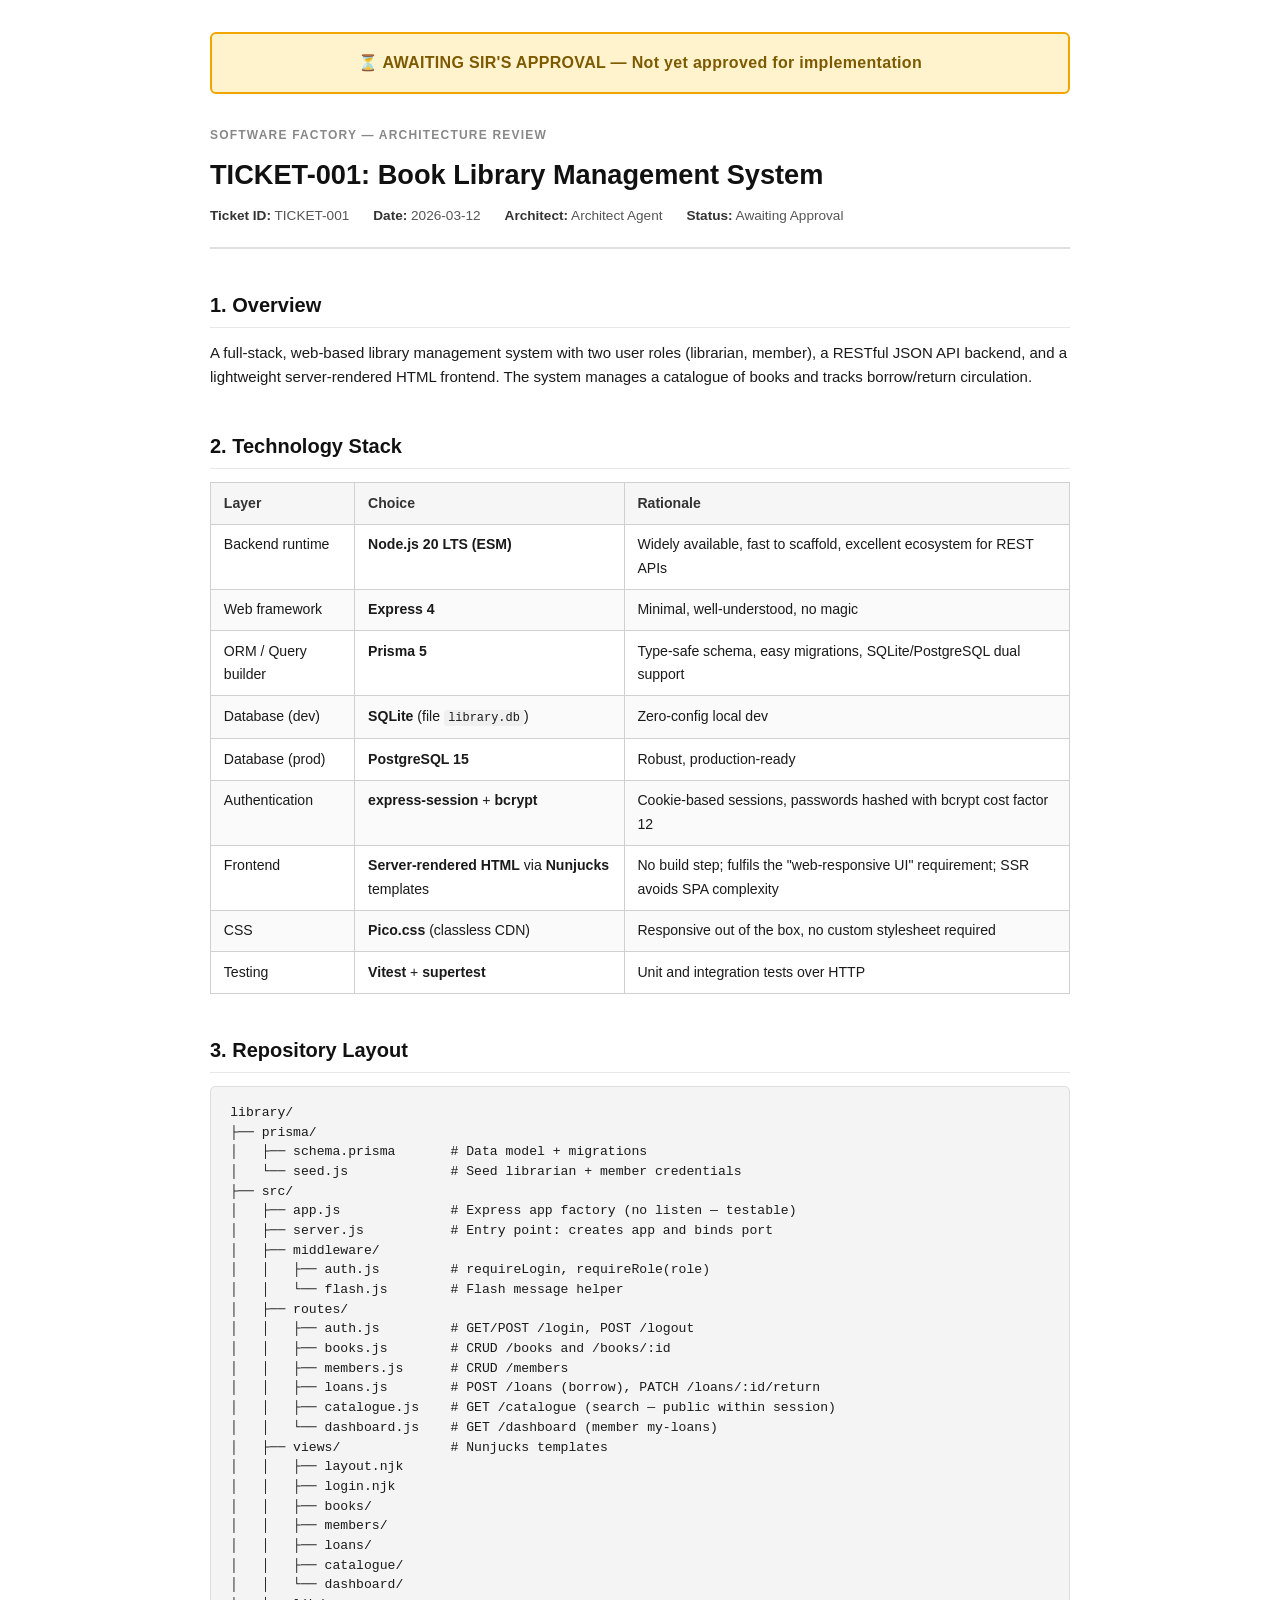
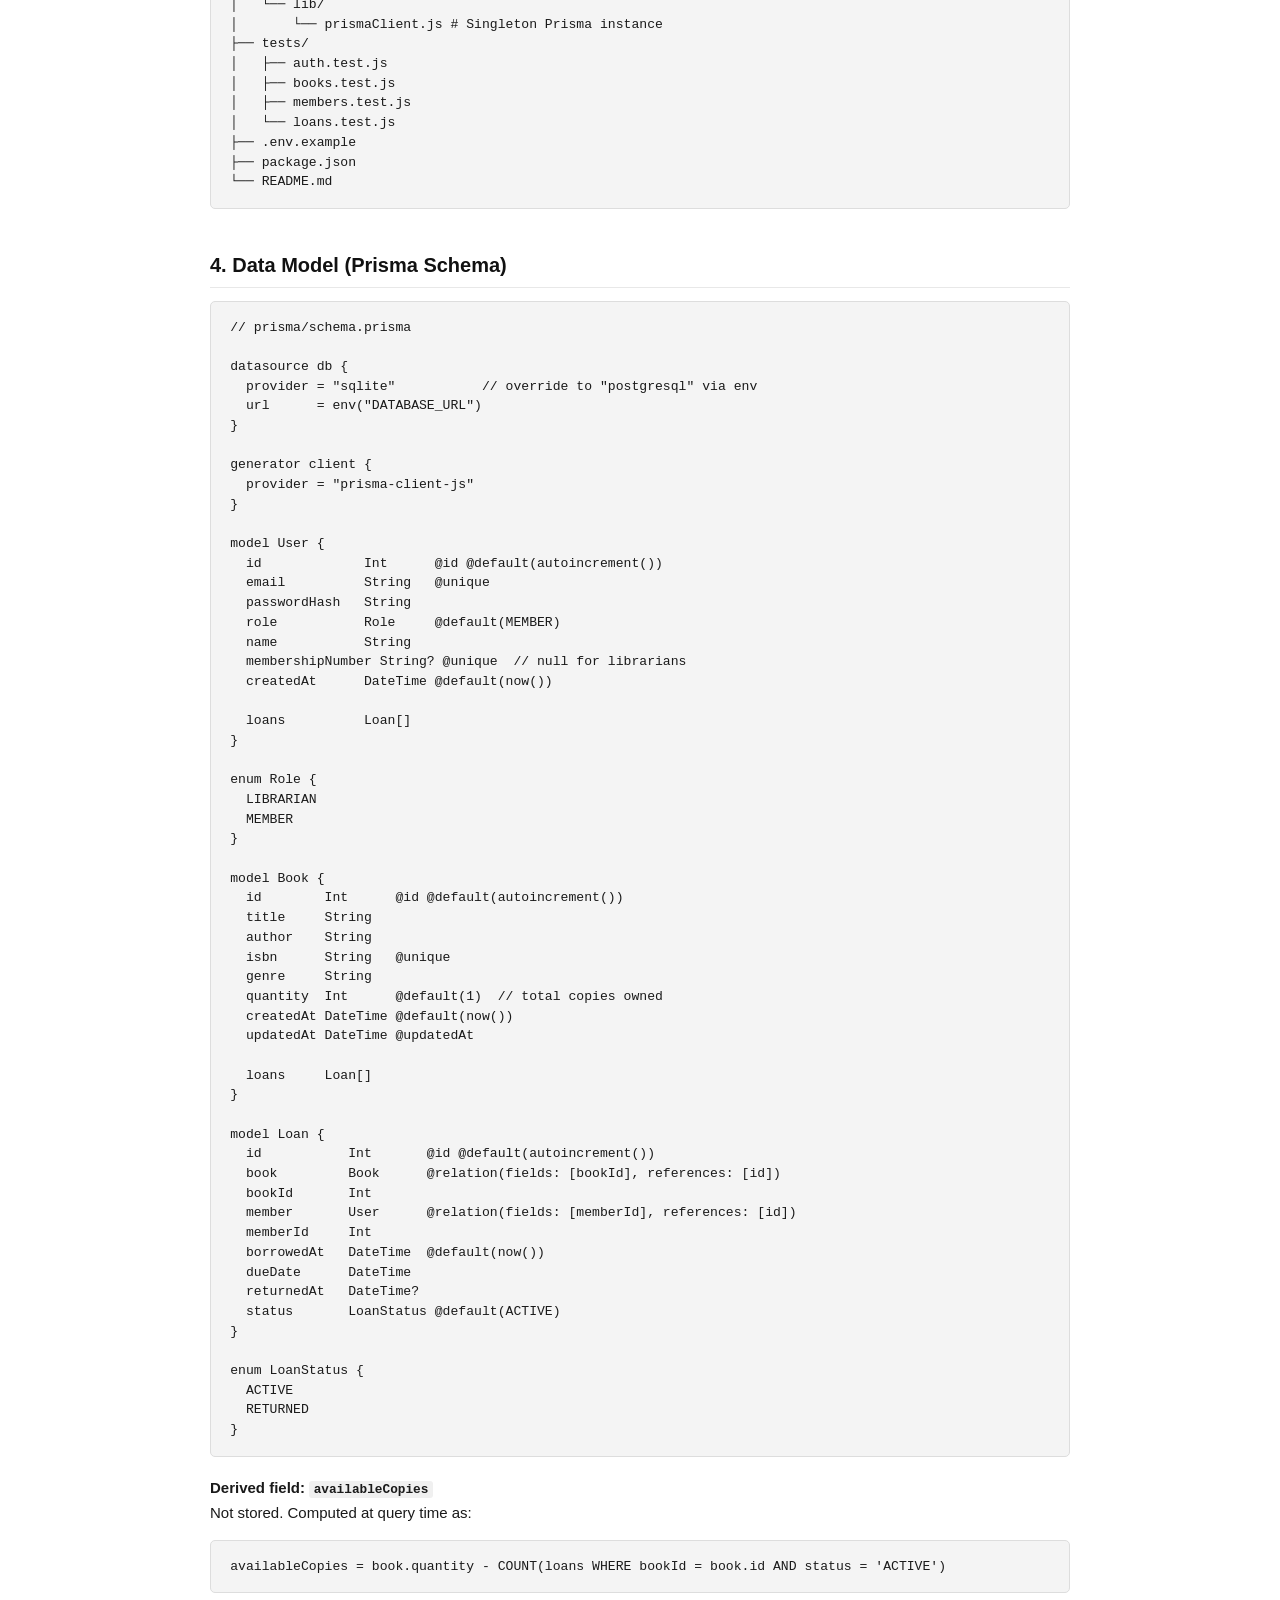
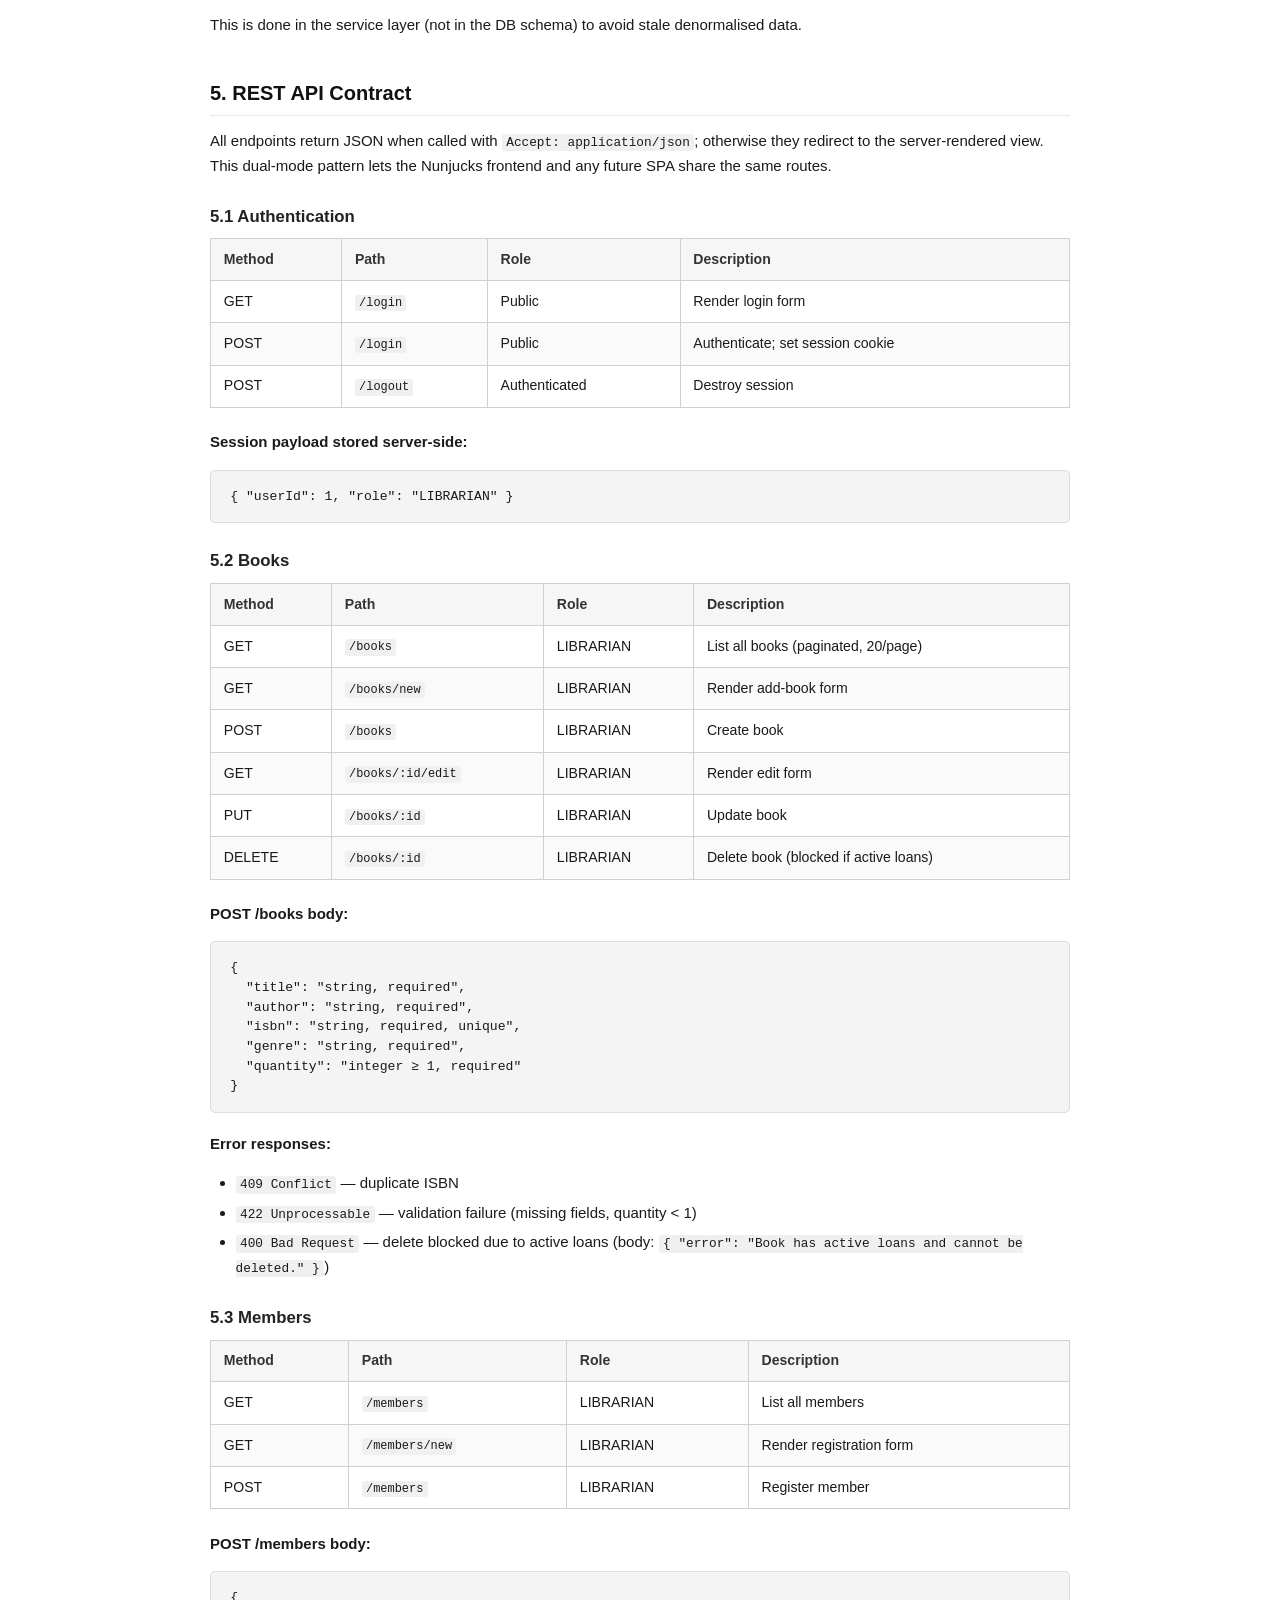
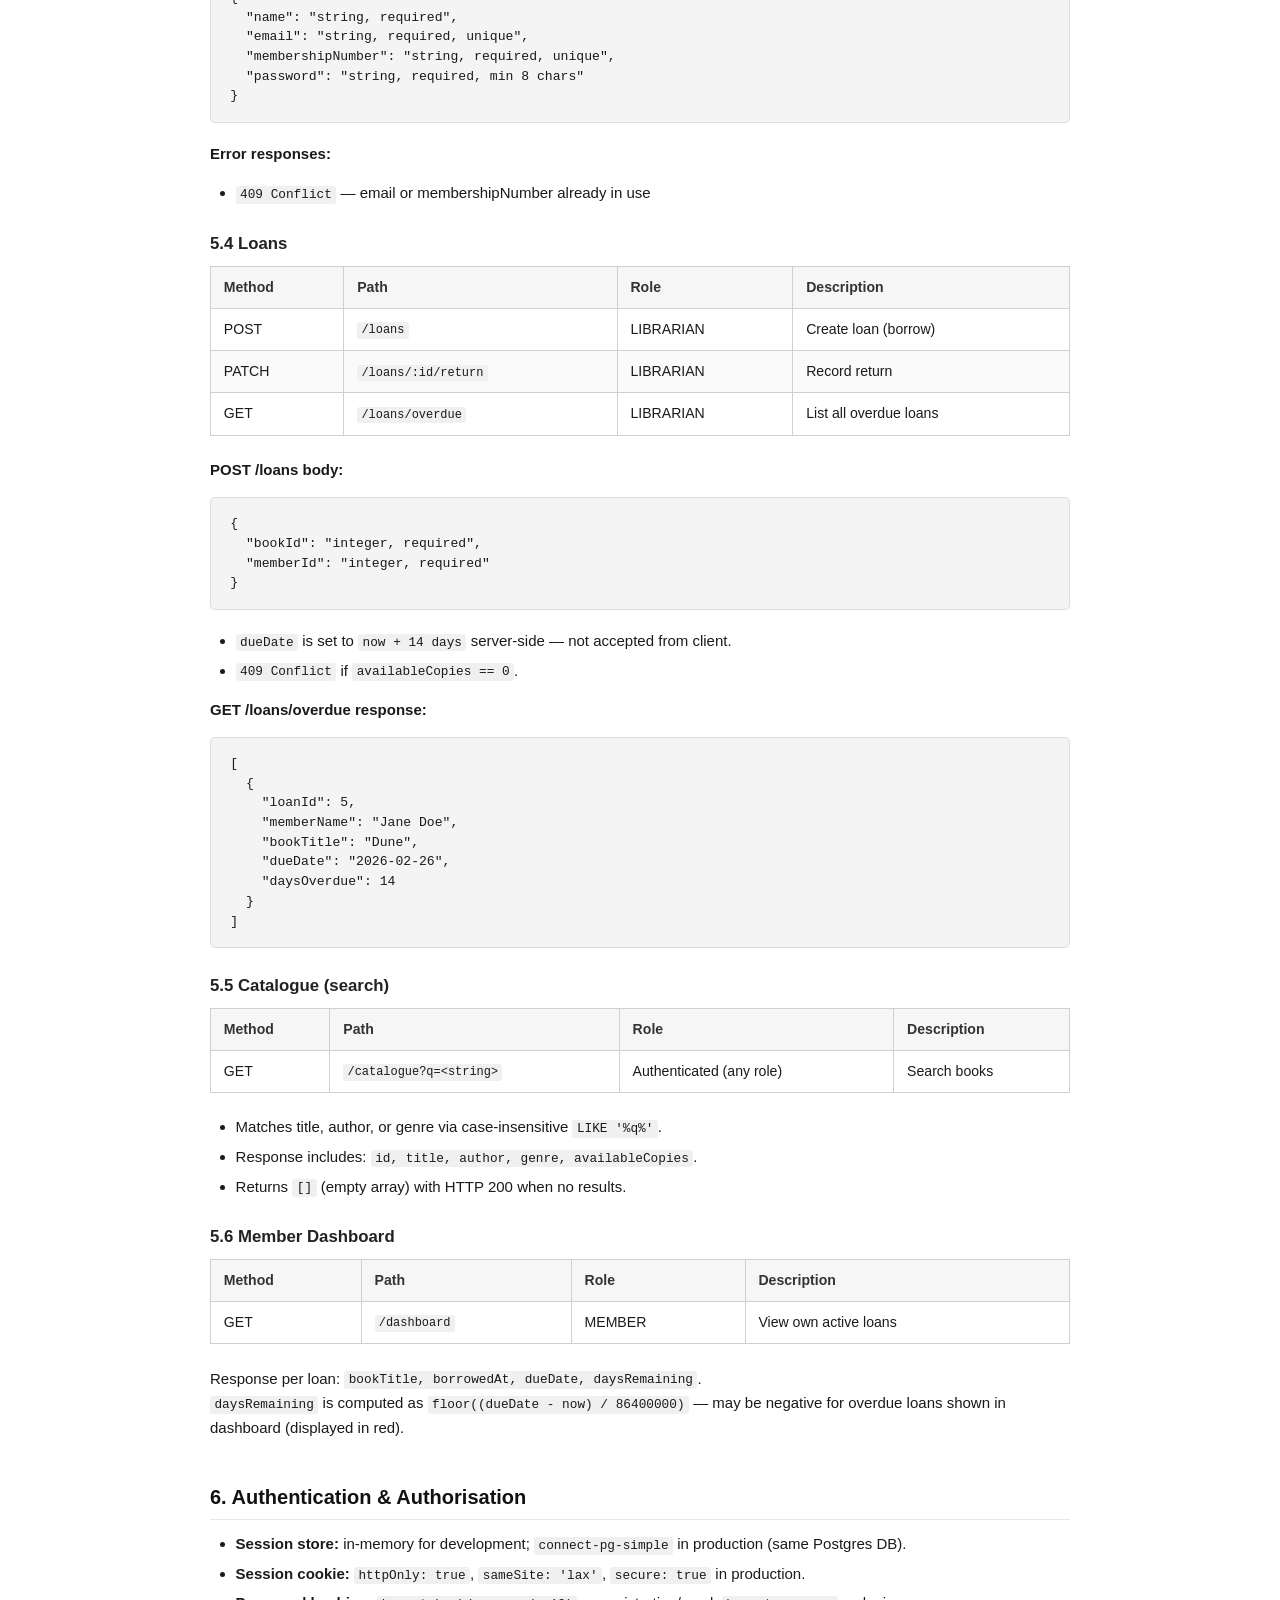
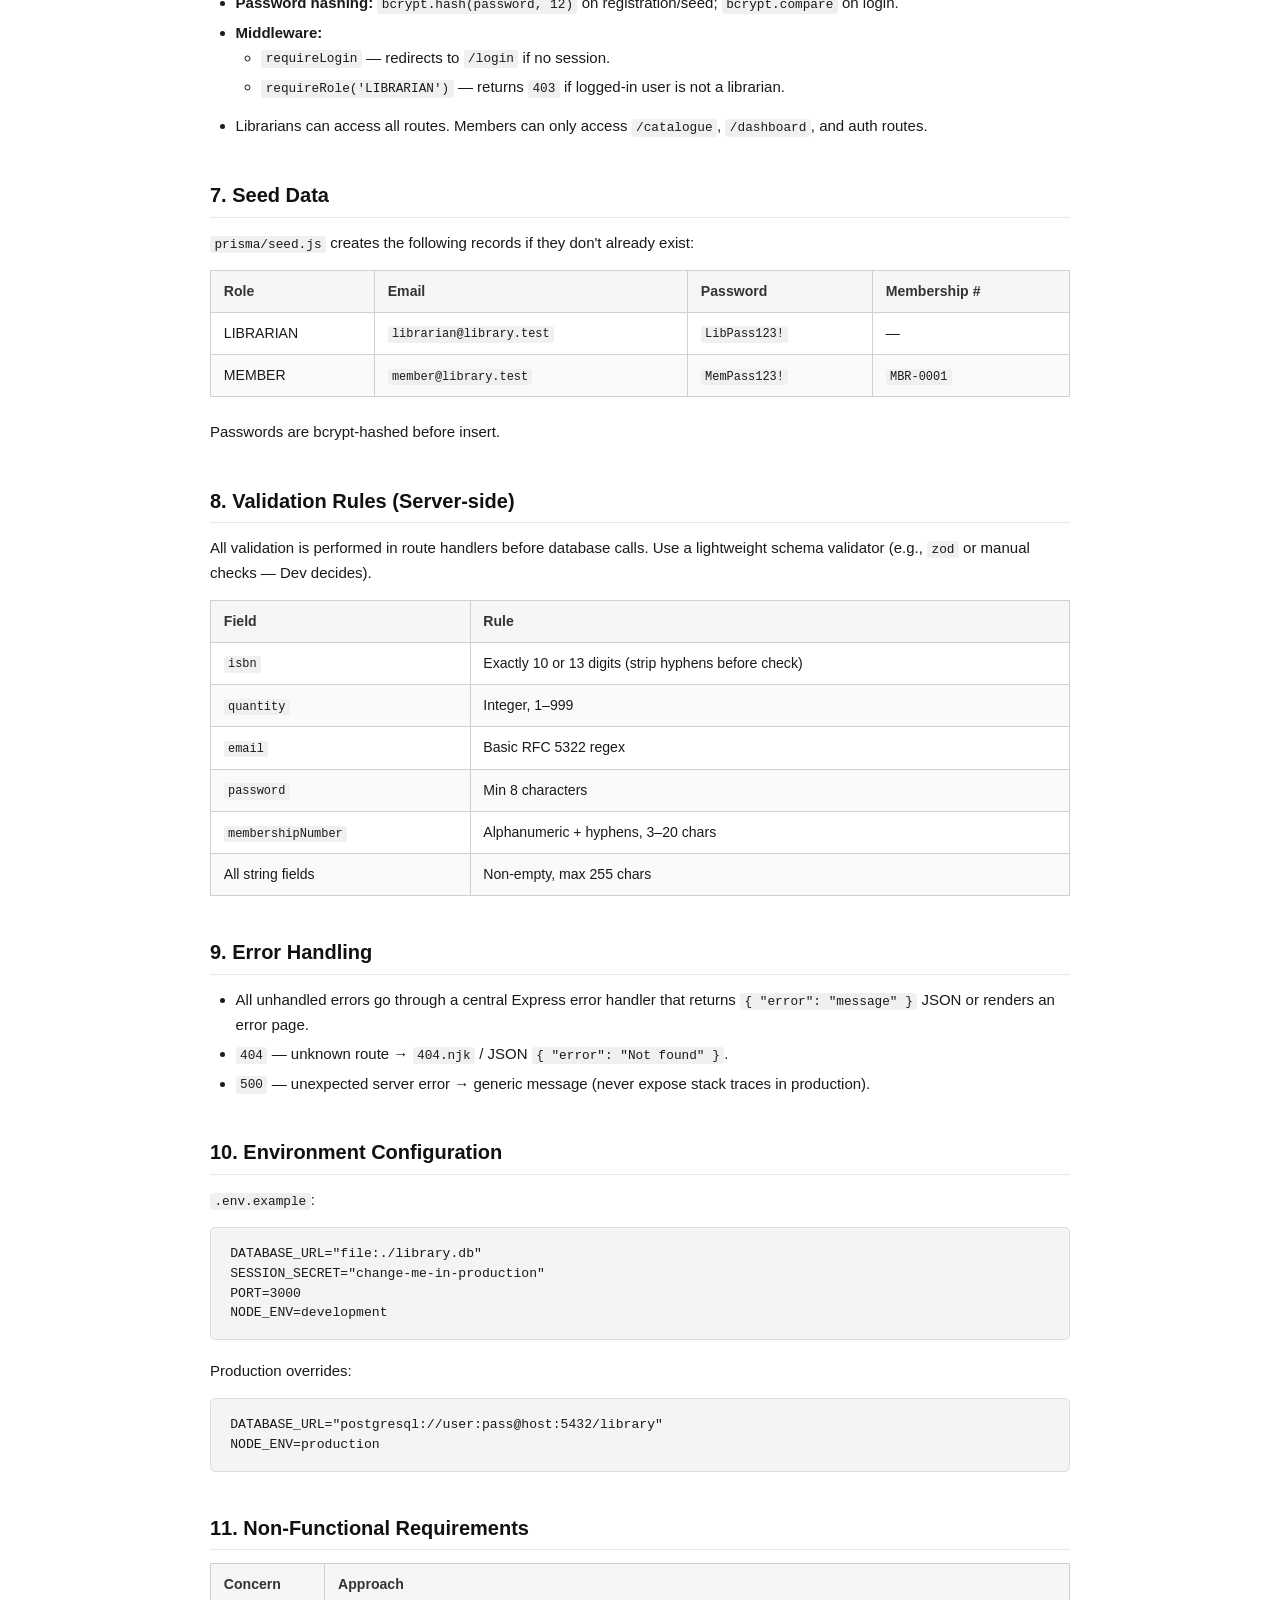
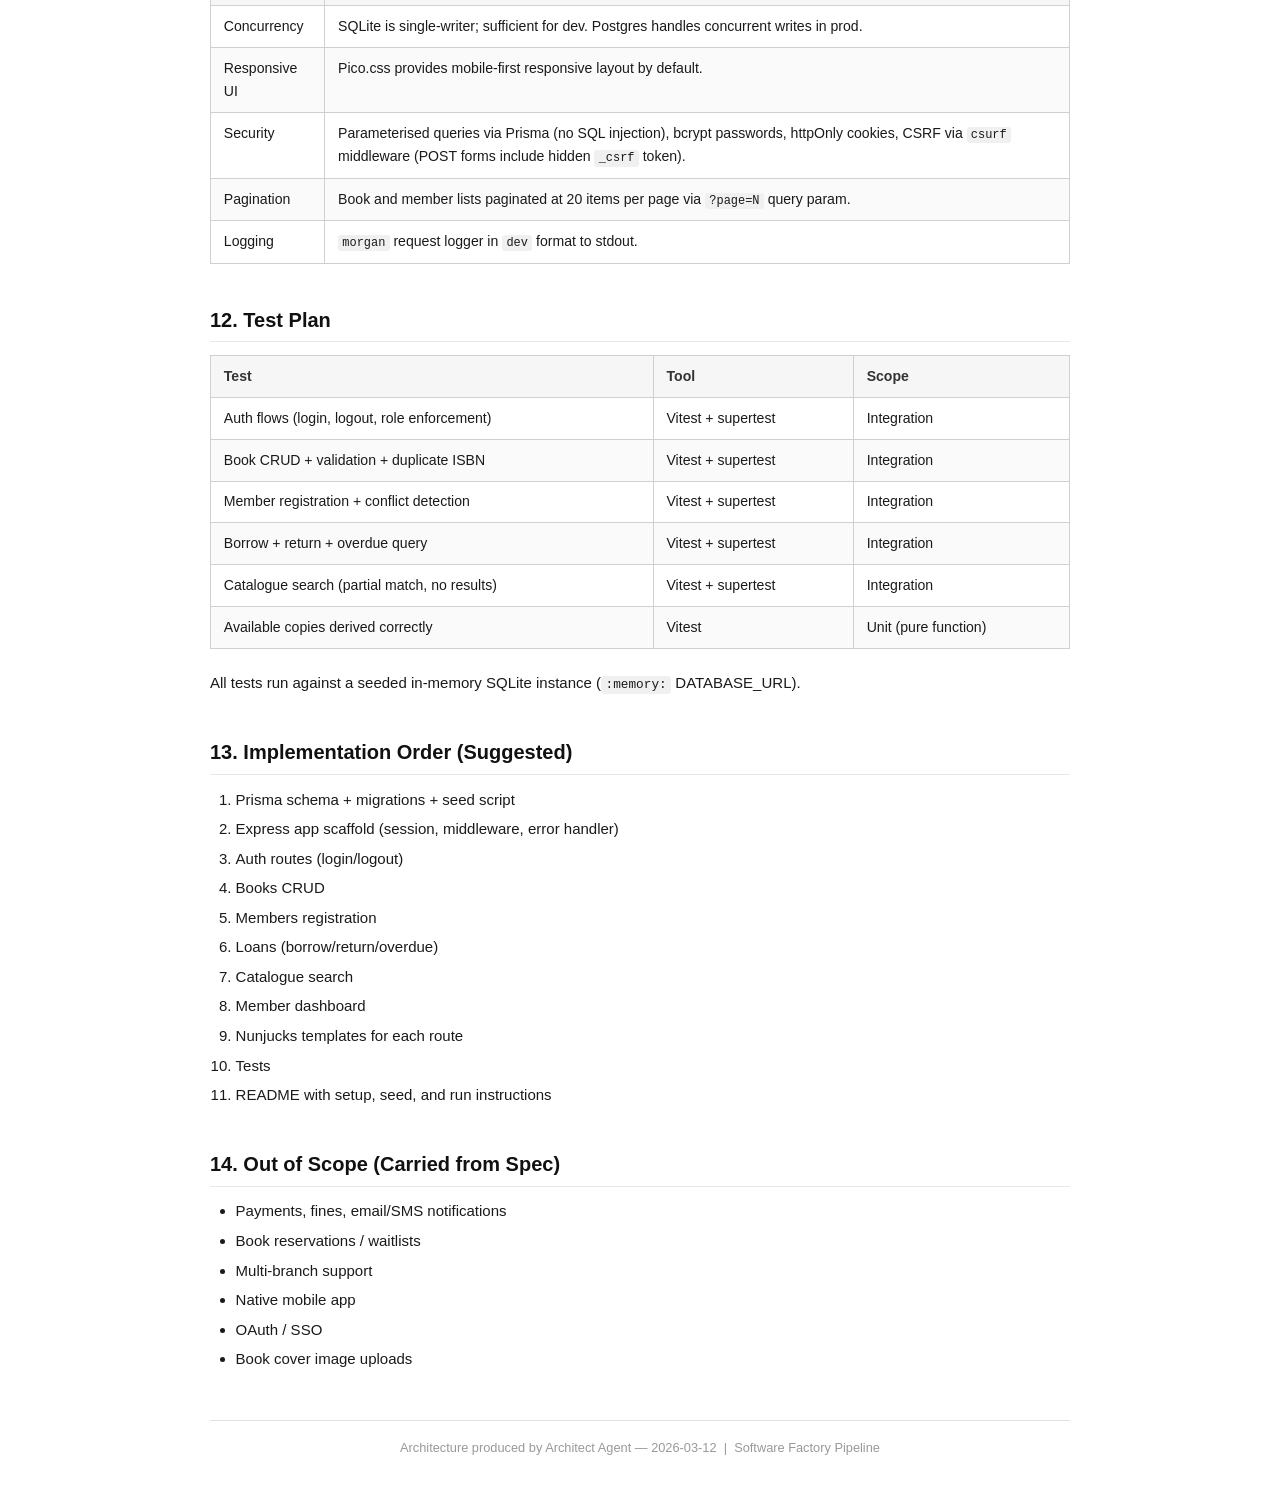
<file: projects/book-library-management-system/architecture-decisions/TICKET-001-architecture.html>
<!DOCTYPE html>
<html lang="en">
<head>
  <meta charset="UTF-8" />
  <meta name="viewport" content="width=device-width, initial-scale=1.0" />
  <title>TICKET-001 Architecture — Software Factory</title>
  <style>
    *, *::before, *::after { box-sizing: border-box; margin: 0; padding: 0; }
    body {
      background: #ffffff;
      color: #1a1a1a;
      font-family: -apple-system, BlinkMacSystemFont, "Segoe UI", Roboto, Helvetica, Arial, sans-serif;
      font-size: 15px;
      line-height: 1.65;
      padding: 2rem 1rem;
    }
    .container {
      max-width: 860px;
      margin: 0 auto;
    }
    /* Amber approval banner */
    .approval-banner {
      background: #fff3cd;
      border: 2px solid #f0a500;
      border-radius: 6px;
      color: #7d5a00;
      font-size: 1rem;
      font-weight: 700;
      letter-spacing: 0.02em;
      padding: 1rem 1.4rem;
      margin-bottom: 2rem;
      text-align: center;
    }
    /* Header block */
    .doc-header {
      border-bottom: 2px solid #e0e0e0;
      margin-bottom: 2rem;
      padding-bottom: 1.2rem;
    }
    .doc-header .factory-label {
      font-size: 0.75rem;
      font-weight: 600;
      letter-spacing: 0.1em;
      text-transform: uppercase;
      color: #888;
      margin-bottom: 0.4rem;
    }
    .doc-header h1 {
      font-size: 1.7rem;
      font-weight: 700;
      color: #111;
      margin-bottom: 0.5rem;
    }
    .doc-meta {
      display: flex;
      flex-wrap: wrap;
      gap: 1.5rem;
      font-size: 0.85rem;
      color: #555;
    }
    .doc-meta span strong {
      color: #333;
    }
    /* Section headings */
    h2 {
      font-size: 1.25rem;
      font-weight: 700;
      color: #111;
      margin: 2.5rem 0 0.8rem;
      padding-bottom: 0.3rem;
      border-bottom: 1px solid #e8e8e8;
    }
    h3 {
      font-size: 1.05rem;
      font-weight: 600;
      color: #222;
      margin: 1.5rem 0 0.5rem;
    }
    /* Paragraphs & lists */
    p { margin-bottom: 0.9rem; }
    ul, ol {
      padding-left: 1.6rem;
      margin-bottom: 0.9rem;
    }
    li { margin-bottom: 0.3rem; }
    /* Code blocks */
    pre {
      background: #f4f4f4;
      border: 1px solid #ddd;
      border-radius: 5px;
      font-family: "SFMono-Regular", Consolas, "Liberation Mono", Menlo, monospace;
      font-size: 0.82rem;
      line-height: 1.5;
      overflow-x: auto;
      padding: 1rem 1.2rem;
      margin-bottom: 1.2rem;
      white-space: pre;
    }
    code {
      font-family: "SFMono-Regular", Consolas, "Liberation Mono", Menlo, monospace;
      font-size: 0.85em;
      background: #f0f0f0;
      border-radius: 3px;
      padding: 0.1em 0.35em;
    }
    pre code {
      background: none;
      padding: 0;
      font-size: inherit;
      border-radius: 0;
    }
    /* Tables */
    table {
      width: 100%;
      border-collapse: collapse;
      margin-bottom: 1.4rem;
      font-size: 0.88rem;
    }
    thead tr {
      background: #f6f6f6;
    }
    th, td {
      border: 1px solid #d0d0d0;
      padding: 0.55rem 0.8rem;
      text-align: left;
      vertical-align: top;
    }
    th {
      font-weight: 600;
      color: #333;
    }
    tr:nth-child(even) td { background: #fafafa; }
    /* Blockquote / note */
    blockquote {
      border-left: 4px solid #ccc;
      margin: 1rem 0;
      padding: 0.6rem 1rem;
      color: #555;
      font-style: italic;
      background: #f9f9f9;
      border-radius: 0 4px 4px 0;
    }
    /* Footer */
    .doc-footer {
      margin-top: 3rem;
      padding-top: 1rem;
      border-top: 1px solid #e0e0e0;
      font-size: 0.8rem;
      color: #999;
      text-align: center;
    }
    strong { font-weight: 700; }
    em { font-style: italic; }
  </style>
</head>
<body>
<div class="container">

  <!-- Approval Banner -->
  <div class="approval-banner">
    ⏳ AWAITING SIR'S APPROVAL — Not yet approved for implementation
  </div>

  <!-- Document Header -->
  <div class="doc-header">
    <div class="factory-label">Software Factory — Architecture Review</div>
    <h1>TICKET-001: Book Library Management System</h1>
    <div class="doc-meta">
      <span><strong>Ticket ID:</strong> TICKET-001</span>
      <span><strong>Date:</strong> 2026-03-12</span>
      <span><strong>Architect:</strong> Architect Agent</span>
      <span><strong>Status:</strong> Awaiting Approval</span>
    </div>
  </div>

  <!-- Section 1: Overview -->
  <h2>1. Overview</h2>
  <p>A full-stack, web-based library management system with two user roles (librarian, member), a RESTful JSON API backend, and a lightweight server-rendered HTML frontend. The system manages a catalogue of books and tracks borrow/return circulation.</p>

  <!-- Section 2: Technology Stack -->
  <h2>2. Technology Stack</h2>
  <table>
    <thead>
      <tr><th>Layer</th><th>Choice</th><th>Rationale</th></tr>
    </thead>
    <tbody>
      <tr><td>Backend runtime</td><td><strong>Node.js 20 LTS (ESM)</strong></td><td>Widely available, fast to scaffold, excellent ecosystem for REST APIs</td></tr>
      <tr><td>Web framework</td><td><strong>Express 4</strong></td><td>Minimal, well-understood, no magic</td></tr>
      <tr><td>ORM / Query builder</td><td><strong>Prisma 5</strong></td><td>Type-safe schema, easy migrations, SQLite/PostgreSQL dual support</td></tr>
      <tr><td>Database (dev)</td><td><strong>SQLite</strong> (file <code>library.db</code>)</td><td>Zero-config local dev</td></tr>
      <tr><td>Database (prod)</td><td><strong>PostgreSQL 15</strong></td><td>Robust, production-ready</td></tr>
      <tr><td>Authentication</td><td><strong>express-session</strong> + <strong>bcrypt</strong></td><td>Cookie-based sessions, passwords hashed with bcrypt cost factor 12</td></tr>
      <tr><td>Frontend</td><td><strong>Server-rendered HTML</strong> via <strong>Nunjucks</strong> templates</td><td>No build step; fulfils the "web-responsive UI" requirement; SSR avoids SPA complexity</td></tr>
      <tr><td>CSS</td><td><strong>Pico.css</strong> (classless CDN)</td><td>Responsive out of the box, no custom stylesheet required</td></tr>
      <tr><td>Testing</td><td><strong>Vitest</strong> + <strong>supertest</strong></td><td>Unit and integration tests over HTTP</td></tr>
    </tbody>
  </table>

  <!-- Section 3: Repository Layout -->
  <h2>3. Repository Layout</h2>
  <pre><code>library/
├── prisma/
│   ├── schema.prisma       # Data model + migrations
│   └── seed.js             # Seed librarian + member credentials
├── src/
│   ├── app.js              # Express app factory (no listen — testable)
│   ├── server.js           # Entry point: creates app and binds port
│   ├── middleware/
│   │   ├── auth.js         # requireLogin, requireRole(role)
│   │   └── flash.js        # Flash message helper
│   ├── routes/
│   │   ├── auth.js         # GET/POST /login, POST /logout
│   │   ├── books.js        # CRUD /books and /books/:id
│   │   ├── members.js      # CRUD /members
│   │   ├── loans.js        # POST /loans (borrow), PATCH /loans/:id/return
│   │   ├── catalogue.js    # GET /catalogue (search — public within session)
│   │   └── dashboard.js    # GET /dashboard (member my-loans)
│   ├── views/              # Nunjucks templates
│   │   ├── layout.njk
│   │   ├── login.njk
│   │   ├── books/
│   │   ├── members/
│   │   ├── loans/
│   │   ├── catalogue/
│   │   └── dashboard/
│   └── lib/
│       └── prismaClient.js # Singleton Prisma instance
├── tests/
│   ├── auth.test.js
│   ├── books.test.js
│   ├── members.test.js
│   └── loans.test.js
├── .env.example
├── package.json
└── README.md</code></pre>

  <!-- Section 4: Data Model -->
  <h2>4. Data Model (Prisma Schema)</h2>
  <pre><code>// prisma/schema.prisma

datasource db {
  provider = "sqlite"           // override to "postgresql" via env
  url      = env("DATABASE_URL")
}

generator client {
  provider = "prisma-client-js"
}

model User {
  id             Int      @id @default(autoincrement())
  email          String   @unique
  passwordHash   String
  role           Role     @default(MEMBER)
  name           String
  membershipNumber String? @unique  // null for librarians
  createdAt      DateTime @default(now())

  loans          Loan[]
}

enum Role {
  LIBRARIAN
  MEMBER
}

model Book {
  id        Int      @id @default(autoincrement())
  title     String
  author    String
  isbn      String   @unique
  genre     String
  quantity  Int      @default(1)  // total copies owned
  createdAt DateTime @default(now())
  updatedAt DateTime @updatedAt

  loans     Loan[]
}

model Loan {
  id           Int       @id @default(autoincrement())
  book         Book      @relation(fields: [bookId], references: [id])
  bookId       Int
  member       User      @relation(fields: [memberId], references: [id])
  memberId     Int
  borrowedAt   DateTime  @default(now())
  dueDate      DateTime
  returnedAt   DateTime?
  status       LoanStatus @default(ACTIVE)
}

enum LoanStatus {
  ACTIVE
  RETURNED
}</code></pre>

  <p><strong>Derived field: <code>availableCopies</code></strong><br/>
  Not stored. Computed at query time as:</p>
  <pre><code>availableCopies = book.quantity - COUNT(loans WHERE bookId = book.id AND status = 'ACTIVE')</code></pre>
  <p>This is done in the service layer (not in the DB schema) to avoid stale denormalised data.</p>

  <!-- Section 5: REST API Contract -->
  <h2>5. REST API Contract</h2>
  <p>All endpoints return JSON when called with <code>Accept: application/json</code>; otherwise they redirect to the server-rendered view. This dual-mode pattern lets the Nunjucks frontend and any future SPA share the same routes.</p>

  <h3>5.1 Authentication</h3>
  <table>
    <thead><tr><th>Method</th><th>Path</th><th>Role</th><th>Description</th></tr></thead>
    <tbody>
      <tr><td>GET</td><td><code>/login</code></td><td>Public</td><td>Render login form</td></tr>
      <tr><td>POST</td><td><code>/login</code></td><td>Public</td><td>Authenticate; set session cookie</td></tr>
      <tr><td>POST</td><td><code>/logout</code></td><td>Authenticated</td><td>Destroy session</td></tr>
    </tbody>
  </table>
  <p><strong>Session payload stored server-side:</strong></p>
  <pre><code>{ "userId": 1, "role": "LIBRARIAN" }</code></pre>

  <h3>5.2 Books</h3>
  <table>
    <thead><tr><th>Method</th><th>Path</th><th>Role</th><th>Description</th></tr></thead>
    <tbody>
      <tr><td>GET</td><td><code>/books</code></td><td>LIBRARIAN</td><td>List all books (paginated, 20/page)</td></tr>
      <tr><td>GET</td><td><code>/books/new</code></td><td>LIBRARIAN</td><td>Render add-book form</td></tr>
      <tr><td>POST</td><td><code>/books</code></td><td>LIBRARIAN</td><td>Create book</td></tr>
      <tr><td>GET</td><td><code>/books/:id/edit</code></td><td>LIBRARIAN</td><td>Render edit form</td></tr>
      <tr><td>PUT</td><td><code>/books/:id</code></td><td>LIBRARIAN</td><td>Update book</td></tr>
      <tr><td>DELETE</td><td><code>/books/:id</code></td><td>LIBRARIAN</td><td>Delete book (blocked if active loans)</td></tr>
    </tbody>
  </table>
  <p><strong>POST /books body:</strong></p>
  <pre><code>{
  "title": "string, required",
  "author": "string, required",
  "isbn": "string, required, unique",
  "genre": "string, required",
  "quantity": "integer ≥ 1, required"
}</code></pre>
  <p><strong>Error responses:</strong></p>
  <ul>
    <li><code>409 Conflict</code> — duplicate ISBN</li>
    <li><code>422 Unprocessable</code> — validation failure (missing fields, quantity &lt; 1)</li>
    <li><code>400 Bad Request</code> — delete blocked due to active loans (body: <code>{ "error": "Book has active loans and cannot be deleted." }</code>)</li>
  </ul>

  <h3>5.3 Members</h3>
  <table>
    <thead><tr><th>Method</th><th>Path</th><th>Role</th><th>Description</th></tr></thead>
    <tbody>
      <tr><td>GET</td><td><code>/members</code></td><td>LIBRARIAN</td><td>List all members</td></tr>
      <tr><td>GET</td><td><code>/members/new</code></td><td>LIBRARIAN</td><td>Render registration form</td></tr>
      <tr><td>POST</td><td><code>/members</code></td><td>LIBRARIAN</td><td>Register member</td></tr>
    </tbody>
  </table>
  <p><strong>POST /members body:</strong></p>
  <pre><code>{
  "name": "string, required",
  "email": "string, required, unique",
  "membershipNumber": "string, required, unique",
  "password": "string, required, min 8 chars"
}</code></pre>
  <p><strong>Error responses:</strong></p>
  <ul>
    <li><code>409 Conflict</code> — email or membershipNumber already in use</li>
  </ul>

  <h3>5.4 Loans</h3>
  <table>
    <thead><tr><th>Method</th><th>Path</th><th>Role</th><th>Description</th></tr></thead>
    <tbody>
      <tr><td>POST</td><td><code>/loans</code></td><td>LIBRARIAN</td><td>Create loan (borrow)</td></tr>
      <tr><td>PATCH</td><td><code>/loans/:id/return</code></td><td>LIBRARIAN</td><td>Record return</td></tr>
      <tr><td>GET</td><td><code>/loans/overdue</code></td><td>LIBRARIAN</td><td>List all overdue loans</td></tr>
    </tbody>
  </table>
  <p><strong>POST /loans body:</strong></p>
  <pre><code>{
  "bookId": "integer, required",
  "memberId": "integer, required"
}</code></pre>
  <ul>
    <li><code>dueDate</code> is set to <code>now + 14 days</code> server-side — not accepted from client.</li>
    <li><code>409 Conflict</code> if <code>availableCopies == 0</code>.</li>
  </ul>
  <p><strong>GET /loans/overdue response:</strong></p>
  <pre><code>[
  {
    "loanId": 5,
    "memberName": "Jane Doe",
    "bookTitle": "Dune",
    "dueDate": "2026-02-26",
    "daysOverdue": 14
  }
]</code></pre>

  <h3>5.5 Catalogue (search)</h3>
  <table>
    <thead><tr><th>Method</th><th>Path</th><th>Role</th><th>Description</th></tr></thead>
    <tbody>
      <tr><td>GET</td><td><code>/catalogue?q=&lt;string&gt;</code></td><td>Authenticated (any role)</td><td>Search books</td></tr>
    </tbody>
  </table>
  <ul>
    <li>Matches title, author, or genre via case-insensitive <code>LIKE '%q%'</code>.</li>
    <li>Response includes: <code>id, title, author, genre, availableCopies</code>.</li>
    <li>Returns <code>[]</code> (empty array) with HTTP 200 when no results.</li>
  </ul>

  <h3>5.6 Member Dashboard</h3>
  <table>
    <thead><tr><th>Method</th><th>Path</th><th>Role</th><th>Description</th></tr></thead>
    <tbody>
      <tr><td>GET</td><td><code>/dashboard</code></td><td>MEMBER</td><td>View own active loans</td></tr>
    </tbody>
  </table>
  <p>Response per loan: <code>bookTitle, borrowedAt, dueDate, daysRemaining</code>.<br/>
  <code>daysRemaining</code> is computed as <code>floor((dueDate - now) / 86400000)</code> — may be negative for overdue loans shown in dashboard (displayed in red).</p>

  <!-- Section 6: Auth & Authorisation -->
  <h2>6. Authentication &amp; Authorisation</h2>
  <ul>
    <li><strong>Session store:</strong> in-memory for development; <code>connect-pg-simple</code> in production (same Postgres DB).</li>
    <li><strong>Session cookie:</strong> <code>httpOnly: true</code>, <code>sameSite: 'lax'</code>, <code>secure: true</code> in production.</li>
    <li><strong>Password hashing:</strong> <code>bcrypt.hash(password, 12)</code> on registration/seed; <code>bcrypt.compare</code> on login.</li>
    <li><strong>Middleware:</strong>
      <ul>
        <li><code>requireLogin</code> — redirects to <code>/login</code> if no session.</li>
        <li><code>requireRole('LIBRARIAN')</code> — returns <code>403</code> if logged-in user is not a librarian.</li>
      </ul>
    </li>
    <li>Librarians can access all routes. Members can only access <code>/catalogue</code>, <code>/dashboard</code>, and auth routes.</li>
  </ul>

  <!-- Section 7: Seed Data -->
  <h2>7. Seed Data</h2>
  <p><code>prisma/seed.js</code> creates the following records if they don't already exist:</p>
  <table>
    <thead><tr><th>Role</th><th>Email</th><th>Password</th><th>Membership #</th></tr></thead>
    <tbody>
      <tr><td>LIBRARIAN</td><td><code>librarian@library.test</code></td><td><code>LibPass123!</code></td><td>—</td></tr>
      <tr><td>MEMBER</td><td><code>member@library.test</code></td><td><code>MemPass123!</code></td><td><code>MBR-0001</code></td></tr>
    </tbody>
  </table>
  <p>Passwords are bcrypt-hashed before insert.</p>

  <!-- Section 8: Validation Rules -->
  <h2>8. Validation Rules (Server-side)</h2>
  <p>All validation is performed in route handlers before database calls. Use a lightweight schema validator (e.g., <code>zod</code> or manual checks — Dev decides).</p>
  <table>
    <thead><tr><th>Field</th><th>Rule</th></tr></thead>
    <tbody>
      <tr><td><code>isbn</code></td><td>Exactly 10 or 13 digits (strip hyphens before check)</td></tr>
      <tr><td><code>quantity</code></td><td>Integer, 1–999</td></tr>
      <tr><td><code>email</code></td><td>Basic RFC 5322 regex</td></tr>
      <tr><td><code>password</code></td><td>Min 8 characters</td></tr>
      <tr><td><code>membershipNumber</code></td><td>Alphanumeric + hyphens, 3–20 chars</td></tr>
      <tr><td>All string fields</td><td>Non-empty, max 255 chars</td></tr>
    </tbody>
  </table>

  <!-- Section 9: Error Handling -->
  <h2>9. Error Handling</h2>
  <ul>
    <li>All unhandled errors go through a central Express error handler that returns <code>{ "error": "message" }</code> JSON or renders an error page.</li>
    <li><code>404</code> — unknown route → <code>404.njk</code> / JSON <code>{ "error": "Not found" }</code>.</li>
    <li><code>500</code> — unexpected server error → generic message (never expose stack traces in production).</li>
  </ul>

  <!-- Section 10: Environment Configuration -->
  <h2>10. Environment Configuration</h2>
  <p><code>.env.example</code>:</p>
  <pre><code>DATABASE_URL="file:./library.db"
SESSION_SECRET="change-me-in-production"
PORT=3000
NODE_ENV=development</code></pre>
  <p>Production overrides:</p>
  <pre><code>DATABASE_URL="postgresql://user:pass@host:5432/library"
NODE_ENV=production</code></pre>

  <!-- Section 11: Non-Functional Requirements -->
  <h2>11. Non-Functional Requirements</h2>
  <table>
    <thead><tr><th>Concern</th><th>Approach</th></tr></thead>
    <tbody>
      <tr><td>Concurrency</td><td>SQLite is single-writer; sufficient for dev. Postgres handles concurrent writes in prod.</td></tr>
      <tr><td>Responsive UI</td><td>Pico.css provides mobile-first responsive layout by default.</td></tr>
      <tr><td>Security</td><td>Parameterised queries via Prisma (no SQL injection), bcrypt passwords, httpOnly cookies, CSRF via <code>csurf</code> middleware (POST forms include hidden <code>_csrf</code> token).</td></tr>
      <tr><td>Pagination</td><td>Book and member lists paginated at 20 items per page via <code>?page=N</code> query param.</td></tr>
      <tr><td>Logging</td><td><code>morgan</code> request logger in <code>dev</code> format to stdout.</td></tr>
    </tbody>
  </table>

  <!-- Section 12: Test Plan -->
  <h2>12. Test Plan</h2>
  <table>
    <thead><tr><th>Test</th><th>Tool</th><th>Scope</th></tr></thead>
    <tbody>
      <tr><td>Auth flows (login, logout, role enforcement)</td><td>Vitest + supertest</td><td>Integration</td></tr>
      <tr><td>Book CRUD + validation + duplicate ISBN</td><td>Vitest + supertest</td><td>Integration</td></tr>
      <tr><td>Member registration + conflict detection</td><td>Vitest + supertest</td><td>Integration</td></tr>
      <tr><td>Borrow + return + overdue query</td><td>Vitest + supertest</td><td>Integration</td></tr>
      <tr><td>Catalogue search (partial match, no results)</td><td>Vitest + supertest</td><td>Integration</td></tr>
      <tr><td>Available copies derived correctly</td><td>Vitest</td><td>Unit (pure function)</td></tr>
    </tbody>
  </table>
  <p>All tests run against a seeded in-memory SQLite instance (<code>:memory:</code> DATABASE_URL).</p>

  <!-- Section 13: Implementation Order -->
  <h2>13. Implementation Order (Suggested)</h2>
  <ol>
    <li>Prisma schema + migrations + seed script</li>
    <li>Express app scaffold (session, middleware, error handler)</li>
    <li>Auth routes (login/logout)</li>
    <li>Books CRUD</li>
    <li>Members registration</li>
    <li>Loans (borrow/return/overdue)</li>
    <li>Catalogue search</li>
    <li>Member dashboard</li>
    <li>Nunjucks templates for each route</li>
    <li>Tests</li>
    <li>README with setup, seed, and run instructions</li>
  </ol>

  <!-- Section 14: Out of Scope -->
  <h2>14. Out of Scope (Carried from Spec)</h2>
  <ul>
    <li>Payments, fines, email/SMS notifications</li>
    <li>Book reservations / waitlists</li>
    <li>Multi-branch support</li>
    <li>Native mobile app</li>
    <li>OAuth / SSO</li>
    <li>Book cover image uploads</li>
  </ul>

  <div class="doc-footer">
    Architecture produced by Architect Agent — 2026-03-12 &nbsp;|&nbsp; Software Factory Pipeline
  </div>

</div>
</body>
</html>
</file>
<file: assets/style.css>
@import url('https://fonts.googleapis.com/css2?family=Inter:wght@300;400;500;600;700&family=Playfair+Display:ital,wght@0,700;1,400&family=JetBrains+Mono:wght@400;500&display=swap');

/* ─── TOKENS ─────────────────────────────────────────────── */
:root {
  --bg:          #020617;
  --surface:     rgba(15,23,42,0.7);
  --surface2:    rgba(30,41,59,0.8);
  --border:      rgba(51,65,85,0.6);
  --border-glow: rgba(245,158,11,0.35);
  --amber:       #f59e0b;
  --amber-light: #fcd34d;
  --amber-dim:   rgba(245,158,11,0.12);
  --amber-glow:  rgba(245,158,11,0.08);
  --text:        #f1f5f9;
  --muted:       #94a3b8;
  --dim:         #475569;
  --green:       #34d399;
  --blue:        #60a5fa;
  --purple:      #a78bfa;
  --red:         #f87171;
}

/* ─── RESET ──────────────────────────────────────────────── */
*, *::before, *::after { box-sizing: border-box; margin: 0; padding: 0; }
html { scroll-behavior: smooth; }
body {
  font-family: 'Inter', sans-serif;
  background: var(--bg);
  color: var(--text);
  min-height: 100vh;
  overflow-x: hidden;
}
a { color: inherit; text-decoration: none; }

/* ─── ANIMATED BACKGROUND ────────────────────────────────── */
body::before {
  content: '';
  position: fixed; inset: 0; z-index: 0;
  background:
    radial-gradient(ellipse 80% 50% at 20% -10%, rgba(245,158,11,0.07) 0%, transparent 60%),
    radial-gradient(ellipse 60% 40% at 80% 110%, rgba(96,165,250,0.05) 0%, transparent 55%),
    radial-gradient(ellipse 40% 60% at 50% 50%, rgba(167,139,250,0.03) 0%, transparent 70%);
  pointer-events: none;
}

/* Dot grid */
body::after {
  content: '';
  position: fixed; inset: 0; z-index: 0;
  background-image: radial-gradient(rgba(255,255,255,0.03) 1px, transparent 1px);
  background-size: 32px 32px;
  pointer-events: none;
}

/* All content above backgrounds */
header, nav, main, section, footer, .hero, .grid, .brief-body, .empty { position: relative; z-index: 1; }

/* ─── TOPBAR ─────────────────────────────────────────────── */
.topbar {
  position: sticky; top: 0; z-index: 100;
  background: rgba(2,6,23,0.8);
  backdrop-filter: blur(20px) saturate(180%);
  -webkit-backdrop-filter: blur(20px) saturate(180%);
  border-bottom: 1px solid var(--border);
  padding: 0 40px;
  height: 56px;
  display: flex; align-items: center; justify-content: space-between;
}
.topbar::after {
  content: '';
  position: absolute; bottom: -1px; left: 0; right: 0; height: 1px;
  background: linear-gradient(90deg, transparent, var(--amber-dim), transparent);
}
.topbar-logo {
  font-size: 16px; font-weight: 700; letter-spacing: -0.02em;
  background: linear-gradient(135deg, var(--amber-light), var(--amber));
  -webkit-background-clip: text; -webkit-text-fill-color: transparent;
}
.topbar-logo span { -webkit-text-fill-color: var(--dim); font-weight: 400; font-size: 15px; }
.topbar-right { font-size: 12px; color: var(--dim); font-family: 'JetBrains Mono', monospace; }

/* ─── BREADCRUMB ─────────────────────────────────────────── */
.breadcrumb {
  display: flex; align-items: center; gap: 8px;
  font-size: 13px; color: var(--dim);
  padding: 20px 40px 0;
}
.breadcrumb a {
  color: var(--muted); transition: color 0.2s;
  display: flex; align-items: center; gap: 4px;
}
.breadcrumb a:hover { color: var(--amber); }
.breadcrumb .sep { color: var(--dim); font-size: 11px; }
.breadcrumb .current { color: var(--text); font-weight: 500; }

/* ─── HERO ───────────────────────────────────────────────── */
.hero {
  padding: 52px 40px 28px;
  max-width: 1200px;
}
.hero-label {
  display: inline-flex; align-items: center; gap: 6px;
  font-size: 11px; font-weight: 600; letter-spacing: 0.18em;
  text-transform: uppercase; color: var(--amber);
  background: var(--amber-glow); border: 1px solid rgba(245,158,11,0.2);
  padding: 4px 12px; border-radius: 99px;
  margin-bottom: 20px;
}
.hero h1 {
  font-family: 'Playfair Display', serif;
  font-size: clamp(32px, 4.5vw, 58px);
  background: linear-gradient(135deg, #fff 0%, var(--amber-light) 40%, var(--amber) 100%);
  -webkit-background-clip: text; -webkit-text-fill-color: transparent;
  line-height: 1.15; margin-bottom: 14px;
  letter-spacing: -0.01em;
}
.hero p {
  color: var(--muted); font-size: 16px; max-width: 560px;
  line-height: 1.7; font-weight: 300;
}

/* ─── SECTION LABEL ──────────────────────────────────────── */
.section-label {
  padding: 4px 40px 12px;
  font-size: 11px; font-weight: 600; letter-spacing: 0.14em;
  text-transform: uppercase; color: var(--dim);
  max-width: 1200px;
}

/* ─── GRID ───────────────────────────────────────────────── */
.grid {
  display: grid;
  grid-template-columns: repeat(auto-fill, minmax(300px, 1fr));
  gap: 20px;
  padding: 0 40px 64px;
  max-width: 1200px;
}

/* ─── CARD ───────────────────────────────────────────────── */
.card {
  background: var(--surface);
  border: 1px solid var(--border);
  border-radius: 20px;
  padding: 28px;
  cursor: pointer;
  transition: border-color 0.3s, transform 0.25s cubic-bezier(.34,1.56,.64,1), box-shadow 0.3s;
  display: flex; flex-direction: column; gap: 12px;
  position: relative; overflow: hidden;
  backdrop-filter: blur(12px);
  -webkit-backdrop-filter: blur(12px);
}

/* Shine sweep on hover */
.card::before {
  content: '';
  position: absolute;
  top: -100%; left: -60%; width: 40%; height: 300%;
  background: linear-gradient(105deg, transparent, rgba(255,255,255,0.04), transparent);
  transform: skewX(-15deg);
  transition: left 0.6s ease;
  pointer-events: none;
}
/* Ambient glow layer */
.card::after {
  content: '';
  position: absolute; inset: 0; border-radius: 20px;
  background: radial-gradient(circle at 50% 0%, rgba(245,158,11,0.06), transparent 60%);
  opacity: 0; transition: opacity 0.3s;
  pointer-events: none;
}

.card:hover {
  border-color: var(--border-glow);
  transform: translateY(-4px) scale(1.01);
  box-shadow:
    0 0 0 1px rgba(245,158,11,0.1),
    0 12px 40px rgba(0,0,0,0.5),
    0 0 60px rgba(245,158,11,0.06);
}
.card:hover::before { left: 140%; }
.card:hover::after { opacity: 1; }

.card-icon {
  font-size: 36px; line-height: 1;
  filter: drop-shadow(0 0 12px rgba(245,158,11,0.3));
  transition: transform 0.3s cubic-bezier(.34,1.56,.64,1), filter 0.3s;
}
.card:hover .card-icon {
  transform: scale(1.15) rotate(-3deg);
  filter: drop-shadow(0 0 18px rgba(245,158,11,0.5));
}

.card-title {
  font-size: 18px; font-weight: 700; color: var(--text);
  letter-spacing: -0.01em;
}
.card-desc {
  font-size: 13px; color: var(--muted); line-height: 1.65; flex: 1;
  font-weight: 300;
}
.card-meta {
  display: flex; align-items: center; justify-content: space-between;
  font-size: 11px; color: var(--dim); margin-top: 4px;
  padding-top: 14px; border-top: 1px solid var(--border);
}
.card-arrow {
  font-size: 16px; color: var(--dim);
  transition: color 0.2s, transform 0.2s;
}
.card:hover .card-arrow { color: var(--amber); transform: translateX(4px); }

/* ─── BADGES ─────────────────────────────────────────────── */
.badge {
  display: inline-flex; align-items: center; gap: 5px;
  font-size: 11px; font-weight: 500; padding: 3px 10px;
  border-radius: 99px; border: 1px solid;
}
.badge-amber  { color: var(--amber);  border-color: rgba(245,158,11,0.35); background: rgba(245,158,11,0.08); }
.badge-blue   { color: var(--blue);   border-color: rgba(96,165,250,0.35);  background: rgba(96,165,250,0.08); }
.badge-green  { color: var(--green);  border-color: rgba(52,211,153,0.35);  background: rgba(52,211,153,0.08); }
.badge-purple { color: var(--purple); border-color: rgba(167,139,250,0.35); background: rgba(167,139,250,0.08); }
.badge-red    { color: var(--red);    border-color: rgba(248,113,113,0.35); background: rgba(248,113,113,0.08); }

/* ─── HOME STATS BAR ─────────────────────────────────────── */
.stats-bar {
  display: flex; gap: 0;
  margin: 0 40px 40px;
  max-width: 1200px;
  background: var(--surface);
  border: 1px solid var(--border);
  border-radius: 16px;
  overflow: hidden;
  backdrop-filter: blur(12px);
}
.stat {
  flex: 1; padding: 20px 28px;
  border-right: 1px solid var(--border);
  transition: background 0.2s;
}
.stat:last-child { border-right: none; }
.stat:hover { background: var(--surface2); }
.stat-value {
  font-size: 28px; font-weight: 700;
  background: linear-gradient(135deg, var(--amber-light), var(--amber));
  -webkit-background-clip: text; -webkit-text-fill-color: transparent;
  font-variant-numeric: tabular-nums;
}
.stat-label { font-size: 12px; color: var(--dim); margin-top: 4px; font-weight: 500; }

/* ─── EMPTY STATE ────────────────────────────────────────── */
.empty {
  padding: 80px 40px;
  display: flex; flex-direction: column; align-items: center; gap: 16px;
  color: var(--dim); text-align: center; position: relative; z-index: 1;
}
.empty-icon {
  font-size: 56px; opacity: 0.3;
  animation: float 4s ease-in-out infinite;
}
@keyframes float {
  0%, 100% { transform: translateY(0px); }
  50% { transform: translateY(-8px); }
}
.empty h3 { font-size: 18px; font-weight: 600; color: var(--muted); }
.empty p { font-size: 14px; max-width: 320px; line-height: 1.6; }

/* ─── FOOTER ─────────────────────────────────────────────── */
.footer {
  position: relative; z-index: 1;
  border-top: 1px solid var(--border);
  padding: 24px 40px;
  font-size: 12px; color: var(--dim);
  display: flex; align-items: center; justify-content: space-between;
  background: rgba(2,6,23,0.6);
  backdrop-filter: blur(12px);
}
.footer::before {
  content: '';
  position: absolute; top: -1px; left: 0; right: 0; height: 1px;
  background: linear-gradient(90deg, transparent, var(--amber-dim), transparent);
}
.footer a { color: var(--dim); transition: color 0.2s; }
.footer a:hover { color: var(--amber); }
.footer-brand {
  background: linear-gradient(135deg, var(--amber-light), var(--amber));
  -webkit-background-clip: text; -webkit-text-fill-color: transparent;
  font-weight: 600;
}

/* ─── BRIEF PAGE ─────────────────────────────────────────── */
.brief-body {
  max-width: 760px;
  padding: 0 40px 80px;
  position: relative; z-index: 1;
}
.brief-section { margin-bottom: 48px; }
.brief-section h2 {
  font-size: 11px; font-weight: 600; letter-spacing: 0.16em; text-transform: uppercase;
  color: var(--amber); margin-bottom: 24px; padding-bottom: 12px;
  border-bottom: 1px solid var(--border);
  display: flex; align-items: center; gap: 8px;
}
.story {
  margin-bottom: 28px;
  padding: 24px;
  background: var(--surface);
  border: 1px solid var(--border);
  border-radius: 16px;
  backdrop-filter: blur(12px);
  transition: border-color 0.2s, box-shadow 0.2s;
}
.story:hover {
  border-color: var(--border-glow);
  box-shadow: 0 4px 24px rgba(0,0,0,0.3), 0 0 40px rgba(245,158,11,0.04);
}
.story h3 {
  font-size: 17px; font-weight: 700; color: var(--text);
  margin-bottom: 10px; line-height: 1.4; letter-spacing: -0.01em;
}
.story p { font-size: 14px; color: var(--muted); line-height: 1.75; font-weight: 300; }
.story .source {
  font-size: 12px; color: var(--dim); margin-top: 12px;
  font-style: italic; padding-top: 10px; border-top: 1px solid var(--border);
}

/* Weather box */
.weather-box {
  background: linear-gradient(135deg, rgba(96,165,250,0.08), rgba(167,139,250,0.06));
  border: 1px solid rgba(96,165,250,0.25);
  border-radius: 16px; padding: 24px 28px;
  display: flex; align-items: center; gap: 20px;
  backdrop-filter: blur(12px);
}
.weather-box .w-icon { font-size: 48px; filter: drop-shadow(0 0 16px rgba(96,165,250,0.4)); }
.weather-box .w-text h3 { font-size: 22px; font-weight: 700; color: var(--text); margin-bottom: 4px; }
.weather-box .w-text p { font-size: 14px; color: var(--muted); }

/* ─── PRESENTATION NAV OVERLAY ───────────────────────────── */
.kb-topbar {
  position: fixed; top: 0; left: 0; right: 0; z-index: 200;
  background: rgba(2,6,23,0.9);
  backdrop-filter: blur(20px);
  border-bottom: 1px solid var(--border);
  height: 48px; padding: 0 24px;
  display: flex; align-items: center; justify-content: space-between;
  font-family: 'Inter', sans-serif;
}
.kb-back {
  display: flex; align-items: center; gap: 8px;
  font-size: 13px; color: var(--muted); transition: color 0.2s;
}
.kb-back:hover { color: var(--amber); }
.kb-crumb { font-size: 12px; color: var(--dim); }
.kb-crumb a { color: var(--dim); transition: color 0.2s; }
.kb-crumb a:hover { color: var(--amber); }

/* ─── SCROLLBAR ──────────────────────────────────────────── */
::-webkit-scrollbar { width: 6px; }
::-webkit-scrollbar-track { background: var(--bg); }
::-webkit-scrollbar-thumb { background: var(--border); border-radius: 99px; }
::-webkit-scrollbar-thumb:hover { background: var(--dim); }

/* ─── SELECTION ──────────────────────────────────────────── */
::selection { background: var(--amber-dim); color: var(--amber-light); }
</file>
